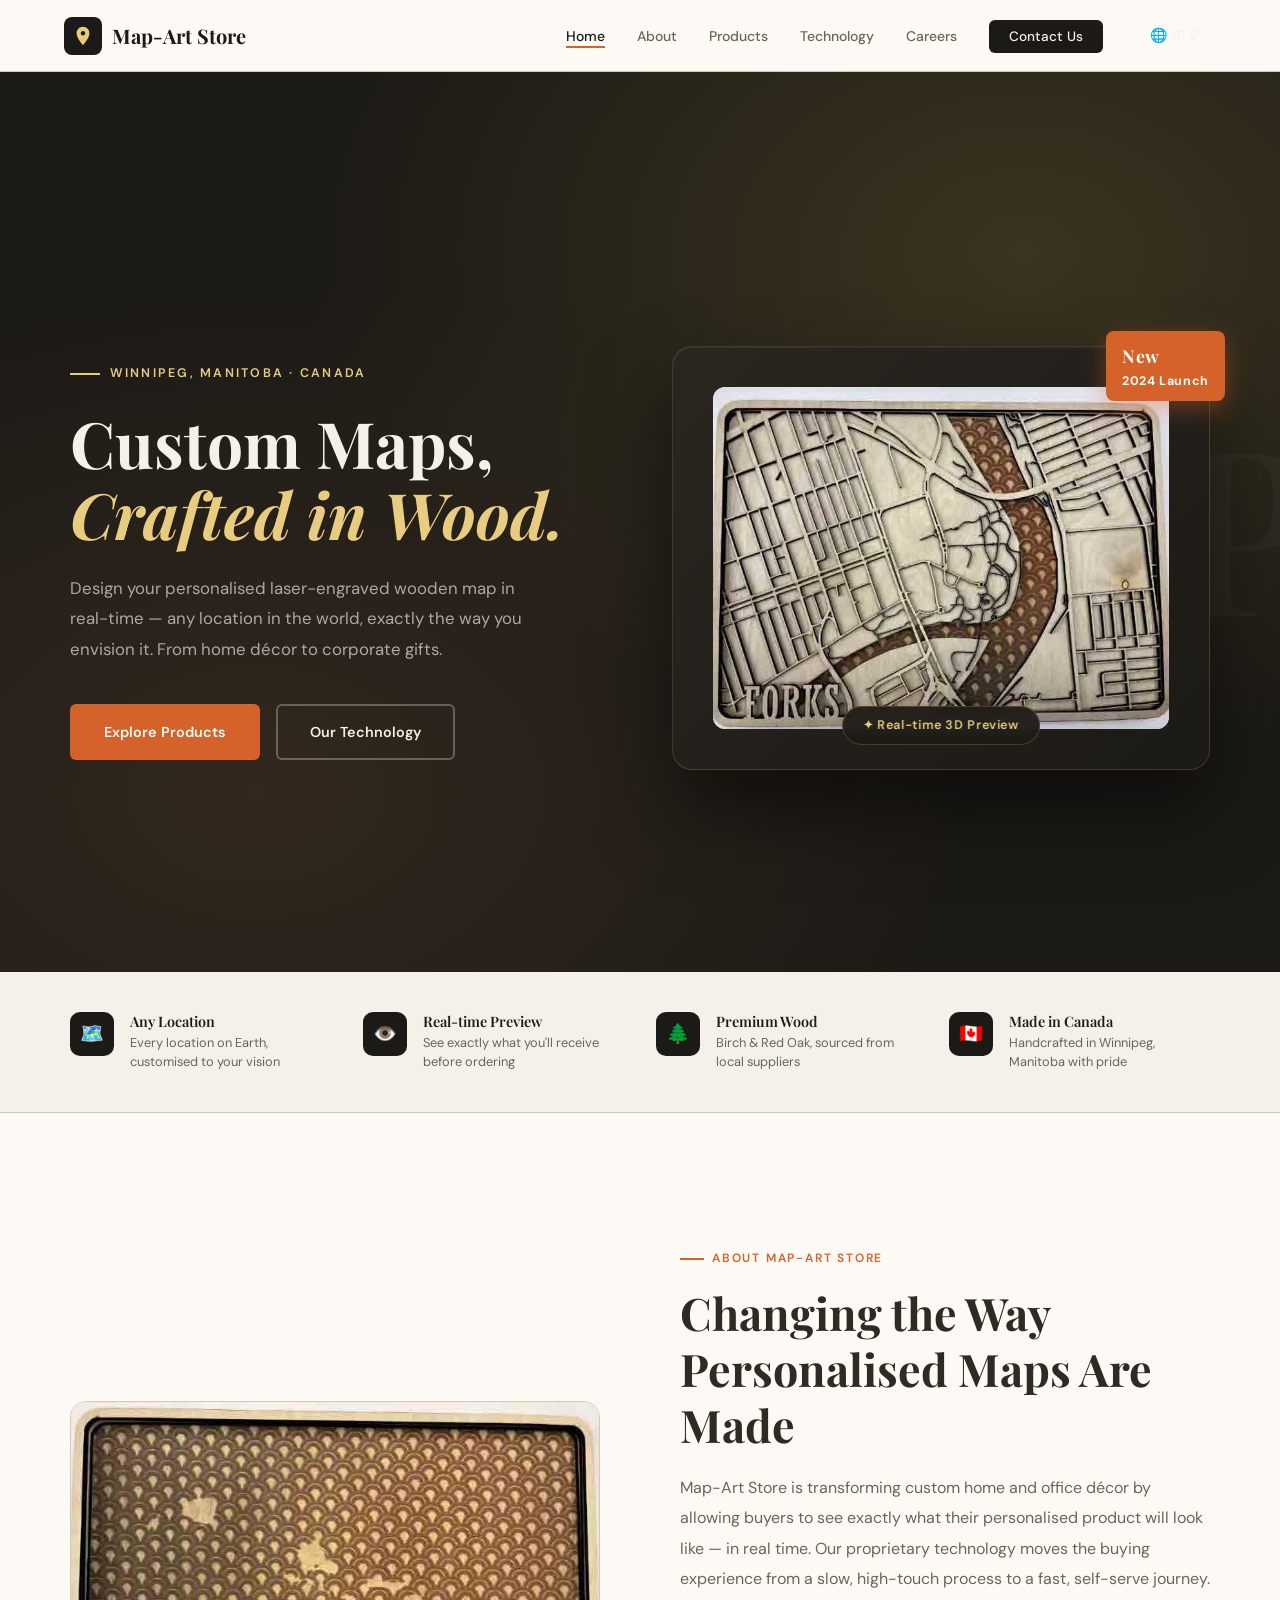
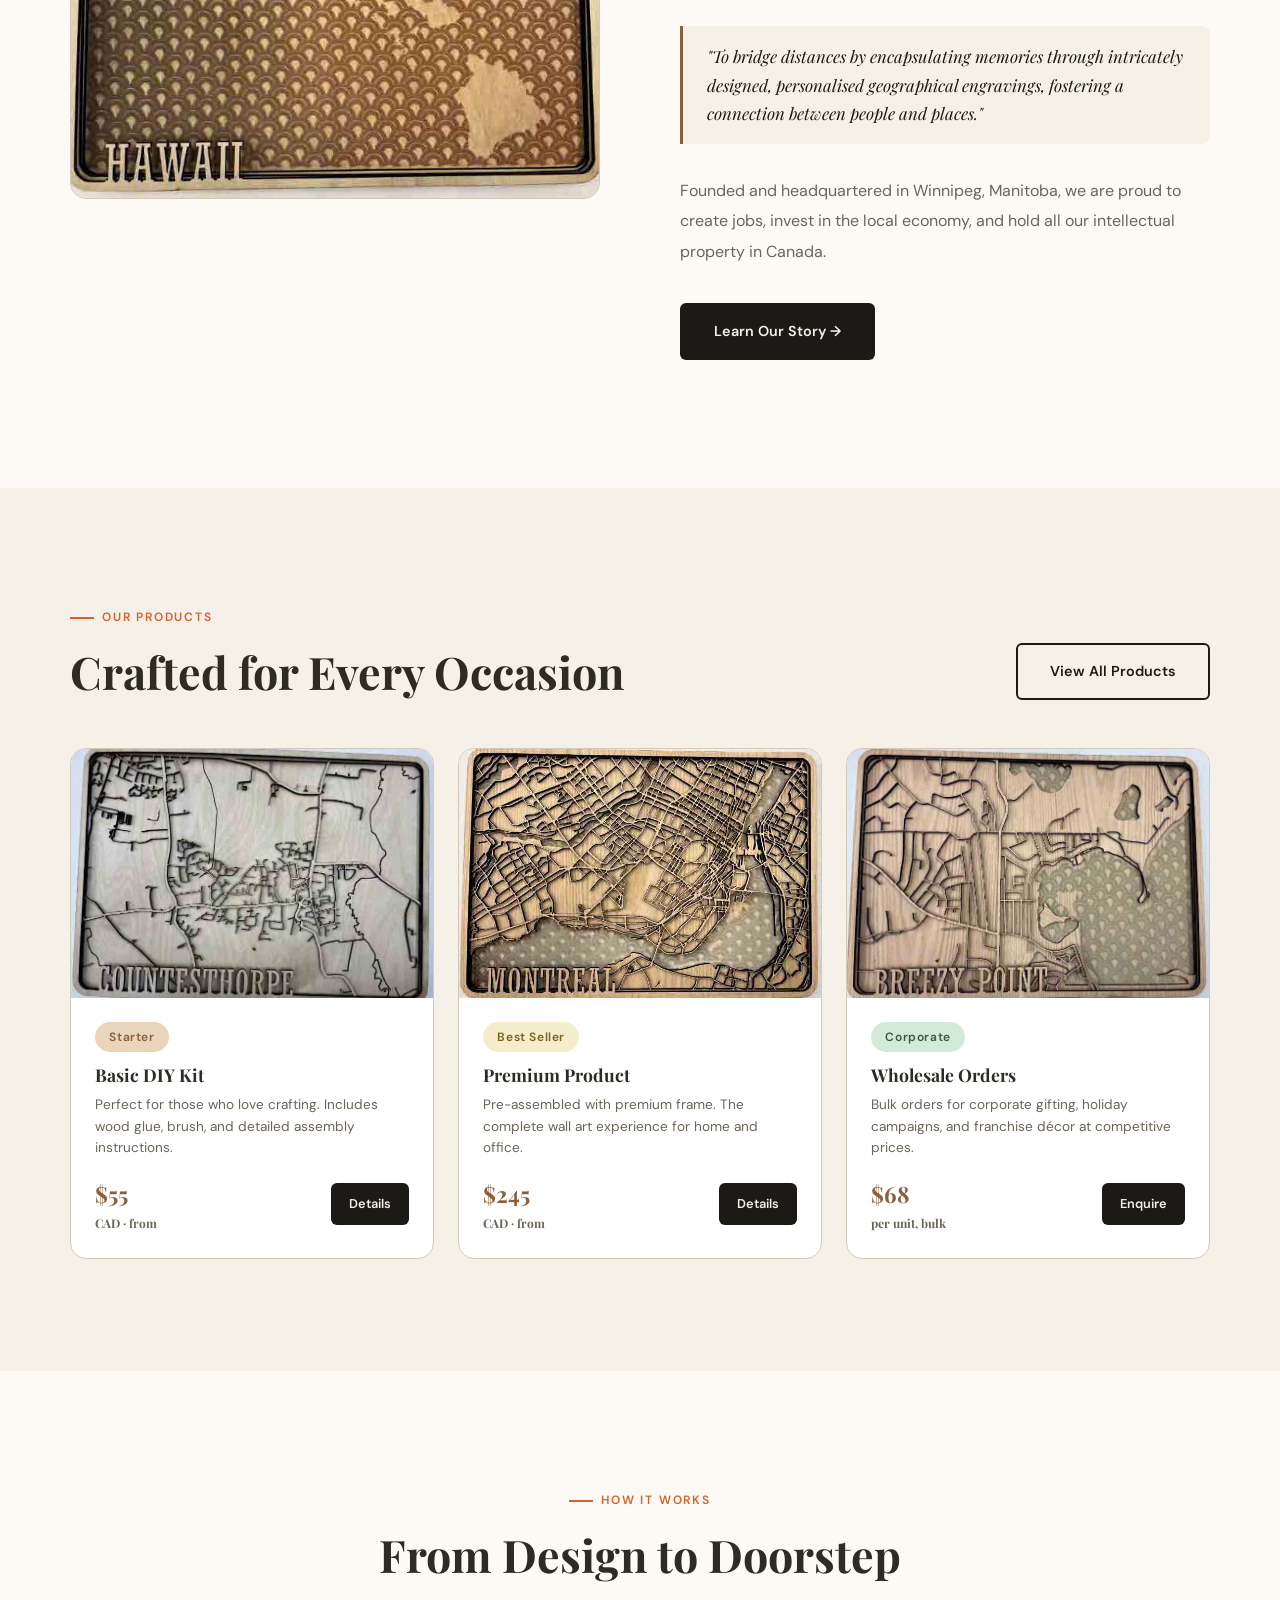
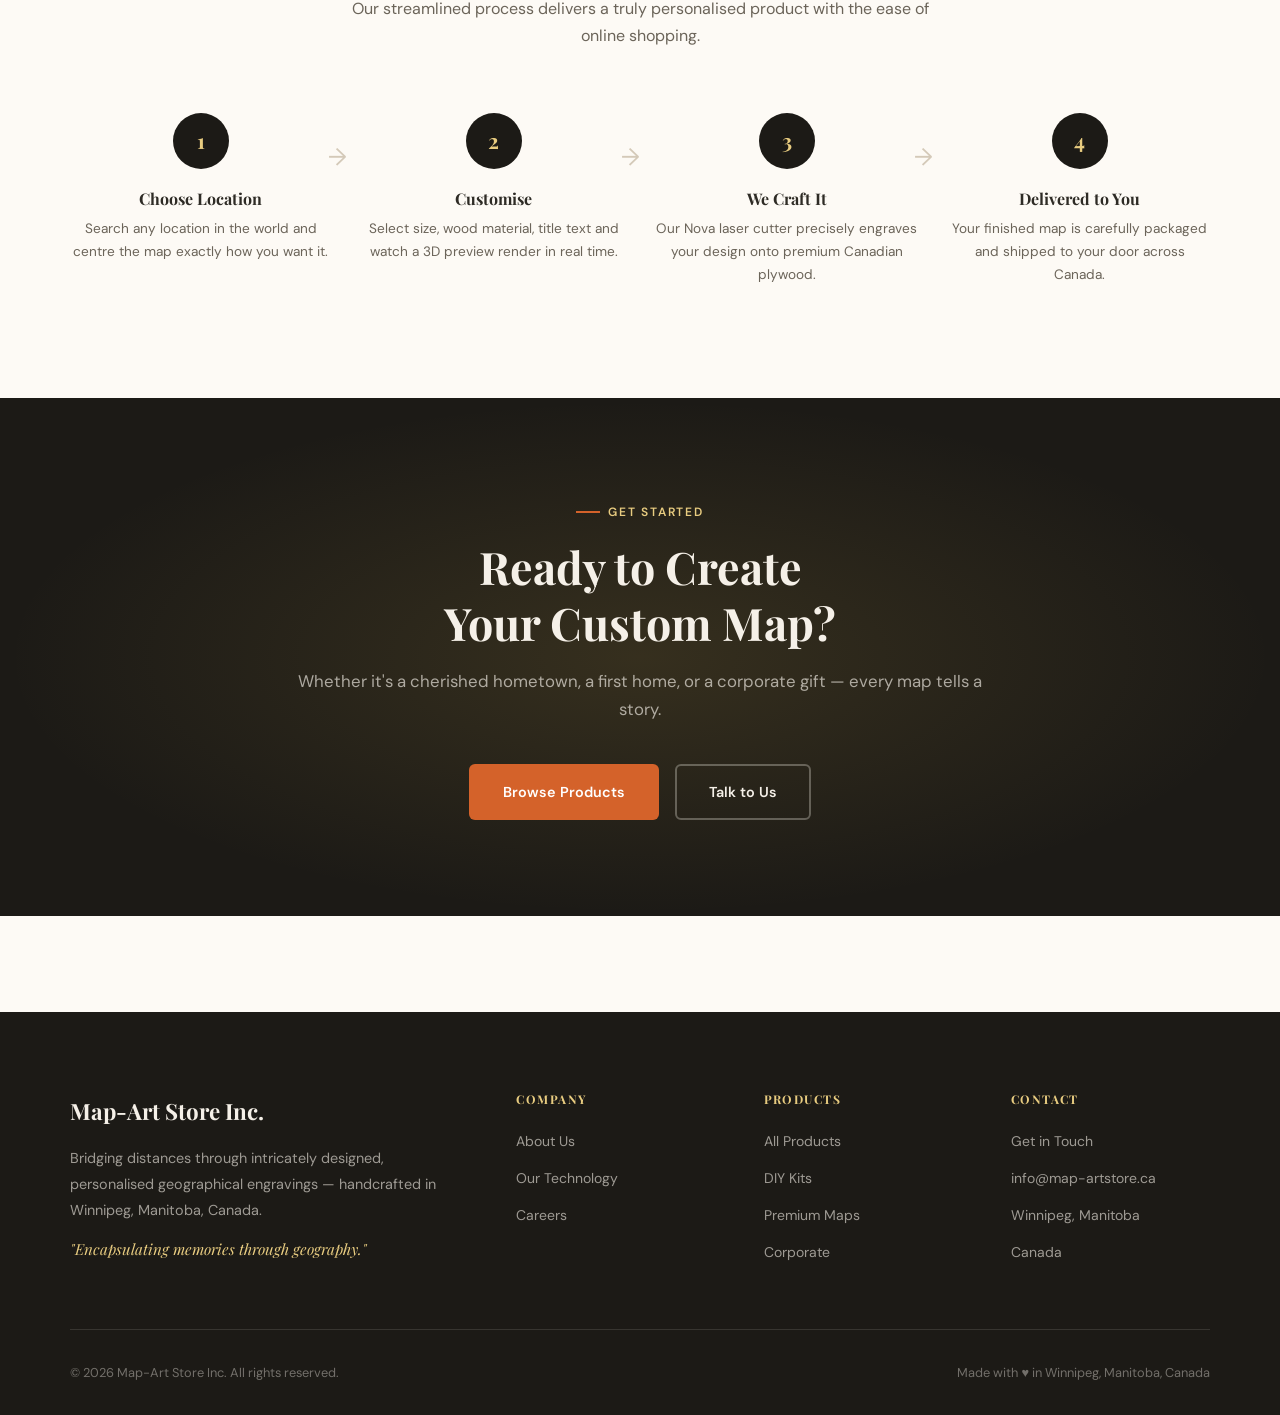
<file: index.html>
<!DOCTYPE html>
<html lang="en">
<head>
<meta charset="UTF-8">
<meta name="viewport" content="width=device-width, initial-scale=1.0">
<title>Map-Art Store Inc. — Custom Laser-Engraved Wooden Maps</title>
<meta name="description" content="Personalised laser-engraved wooden maps, custom-designed in real-time. Based in Winnipeg, Manitoba, Canada.">
<link rel="stylesheet" href="css/style.css">
<style>
/* ===== HERO ===== */
.hero {
  min-height: 100vh;
  background: var(--dark);
  display: flex; align-items: center;
  position: relative; overflow: hidden;
  padding: 72px 5% 0;
}
.hero::before {
  content: ''; position: absolute; inset: 0;
  background:
    radial-gradient(ellipse at 80% 20%, rgba(201,168,76,0.18) 0%, transparent 50%),
    radial-gradient(ellipse at 20% 80%, rgba(139,94,60,0.2) 0%, transparent 50%);
}
.hero-bg-text {
  position: absolute; right: -2%; top: 50%; transform: translateY(-50%);
  font-family: 'Playfair Display', serif;
  font-size: clamp(8rem, 18vw, 18rem);
  font-weight: 700; color: rgba(255,255,255,0.03);
  white-space: nowrap; pointer-events: none; user-select: none;
  letter-spacing: -0.05em;
}
.hero-inner {
  display: grid; grid-template-columns: 1fr 1fr;
  gap: 4rem; align-items: center;
  max-width: 1140px; margin: 0 auto; width: 100%;
  padding: 4rem 0;
  position: relative; z-index: 1;
}
.hero-content .eyebrow {
  display: inline-flex; align-items: center; gap: 0.6rem;
  color: var(--gold-light);
  font-size: 0.78rem; font-weight: 600; letter-spacing: 0.18em; text-transform: uppercase;
  margin-bottom: 1.5rem;
}
.hero-content .eyebrow::before {
  content: ''; width: 30px; height: 2px; background: var(--gold-light);
}
.hero-content h1 {
  color: var(--cream); line-height: 1.1; font-weight: 700;
}
.hero-content h1 em {
  display: block; font-style: italic; color: var(--gold-light);
}
.hero-content .hero-desc {
  color: rgba(245,240,232,0.65); font-size: 1.05rem; margin: 1.5rem 0 2.5rem;
  max-width: 480px; line-height: 1.8;
}
.hero-btns { display: flex; gap: 1rem; flex-wrap: wrap; }

.hero-visual {
  position: relative;
}
.hero-map-frame {
  background: linear-gradient(135deg, #2A2620, #1C1A16);
  border-radius: 20px;
  border: 1px solid rgba(201,168,76,0.2);
  padding: 2.5rem;
  box-shadow: 0 40px 80px rgba(0,0,0,0.5), inset 0 1px 0 rgba(255,255,255,0.05);
  position: relative;
}
.map-preview {
  background: var(--wood-pale);
  border-radius: 12px;
  aspect-ratio: 4/3;
  overflow: hidden; position: relative;
  display: flex; align-items: center; justify-content: center;
}
.map-svg-wrapper { width: 100%; height: 100%; }
.map-lines {
  position: absolute; inset: 0;
  background-image:
    linear-gradient(rgba(139,94,60,0.3) 1px, transparent 1px),
    linear-gradient(90deg, rgba(139,94,60,0.3) 1px, transparent 1px);
  background-size: 32px 32px;
}
.map-city-label {
  position: absolute; bottom: 1.5rem; left: 50%; transform: translateX(-50%);
  font-family: 'Playfair Display', serif; font-size: 1.5rem; font-weight: 700;
  color: var(--wood); letter-spacing: 0.15em; text-transform: uppercase;
}
.map-water {
  position: absolute; bottom: 0; left: 0; right: 0; height: 30%;
  background: linear-gradient(transparent, rgba(139,94,60,0.15));
}
.map-roads {
  position: absolute; inset: 0;
}
.hero-badge {
  position: absolute; top: -1rem; right: -1rem;
  background: var(--accent); color: white;
  padding: 0.6rem 1rem; border-radius: 8px;
  font-size: 0.78rem; font-weight: 700; letter-spacing: 0.05em;
  box-shadow: 0 8px 24px rgba(212,98,42,0.4);
}
.hero-badge span { display: block; font-size: 1.1rem; font-family: 'Playfair Display', serif; }
.tech-pill {
  position: absolute; bottom: 1.5rem; left: 50%; transform: translateX(-50%);
  background: rgba(28,26,22,0.9); backdrop-filter: blur(8px);
  border: 1px solid rgba(201,168,76,0.25);
  color: var(--gold-light); padding: 0.5rem 1.25rem;
  border-radius: 100px; font-size: 0.78rem; font-weight: 600;
  white-space: nowrap; letter-spacing: 0.05em;
}

/* ===== FEATURES STRIP ===== */
.features-strip {
  background: var(--cream);
  border-bottom: 1px solid var(--border);
  padding: 2.5rem 5%;
}
.features-strip-inner {
  max-width: 1140px; margin: 0 auto;
  display: grid; grid-template-columns: repeat(4, 1fr);
  gap: 2rem;
}
.feature-item {
  display: flex; align-items: flex-start; gap: 1rem;
}
.feature-icon {
  width: 44px; height: 44px; flex-shrink: 0;
  background: var(--dark); border-radius: 10px;
  display: flex; align-items: center; justify-content: center;
  font-size: 1.2rem;
}
.feature-item h4 { font-size: 0.9rem; font-weight: 600; color: var(--dark); margin-bottom: 0.2rem; }
.feature-item p { font-size: 0.8rem; line-height: 1.5; }

/* ===== ABOUT PREVIEW ===== */
.about-preview {
  padding: 8rem 5%;
  background: var(--warm-white);
}
.about-preview-inner {
  max-width: 1140px; margin: 0 auto;
  display: grid; grid-template-columns: 1fr 1fr;
  gap: 5rem; align-items: center;
}
.about-img-stack { position: relative; }
.about-img-main {
  background: var(--cream);
  border-radius: 16px; overflow: hidden;
  border: 1px solid var(--border);
  aspect-ratio: 4/3;
  position: relative;
  display: flex; align-items: center; justify-content: center;
}
.about-text { }
.about-text h2 { margin-bottom: 1.25rem; }
.about-text p { font-size: 1rem; line-height: 1.9; margin-bottom: 1.25rem; }
.mission-quote {
  border-left: 3px solid var(--wood);
  padding: 1rem 1.5rem;
  background: var(--cream);
  border-radius: 0 8px 8px 0;
  margin: 2rem 0;
  font-family: 'Playfair Display', serif; font-style: italic;
  font-size: 1.05rem; color: var(--dark); line-height: 1.7;
}

/* ===== PRODUCTS PREVIEW ===== */
.products-preview { padding: 7rem 5%; background: var(--cream); }
.products-preview-inner { max-width: 1140px; margin: 0 auto; }
.section-header {
  display: flex; justify-content: space-between; align-items: flex-end;
  margin-bottom: 3rem; flex-wrap: wrap; gap: 1.5rem;
}
.products-grid {
  display: grid; grid-template-columns: repeat(3, 1fr);
  gap: 1.5rem;
}
.product-card { background: white; border-radius: 16px; overflow: hidden; border: 1px solid var(--border); transition: all 0.3s; }
.product-card:hover { transform: translateY(-8px); box-shadow: 0 24px 60px var(--shadow); }
.product-card-img {
  aspect-ratio: 16/11;
  background: var(--wood-pale);
  position: relative; overflow: hidden;
  display: flex; align-items: center; justify-content: center;
}
.product-card-img .map-mini {
  width: 80%; aspect-ratio: 4/3;
  background: white; border-radius: 8px;
  border: 1px solid var(--border);
  display: flex; align-items: center; justify-content: center;
  font-family: 'Playfair Display', serif; font-size: 1.2rem; color: var(--wood);
  font-weight: 700; letter-spacing: 0.1em;
  position: relative; overflow: hidden;
}
.map-mini-grid {
  position: absolute; inset: 0;
  background-image:
    linear-gradient(rgba(139,94,60,0.2) 1px, transparent 1px),
    linear-gradient(90deg, rgba(139,94,60,0.2) 1px, transparent 1px);
  background-size: 16px 16px;
}
.product-card-body { padding: 1.5rem; }
.product-card-body h3 { font-size: 1.1rem; margin-bottom: 0.5rem; }
.product-card-body p { font-size: 0.85rem; line-height: 1.6; margin-bottom: 1rem; }
.product-price {
  display: flex; justify-content: space-between; align-items: center;
}
.price { font-family: 'Playfair Display', serif; font-size: 1.4rem; font-weight: 700; color: var(--wood); }
.price-sub { font-size: 0.75rem; color: var(--text-muted); display: block; }

/* ===== PROCESS ===== */
.process { padding: 7rem 5%; background: var(--warm-white); }
.process-inner { max-width: 1140px; margin: 0 auto; }
.process-steps { display: grid; grid-template-columns: repeat(4, 1fr); gap: 2rem; margin-top: 4rem; }
.process-step { text-align: center; position: relative; }
.process-step:not(:last-child)::after {
  content: '→'; position: absolute; right: -1rem; top: 1.5rem;
  font-size: 1.5rem; color: var(--border);
}
.step-num {
  width: 56px; height: 56px; border-radius: 50%;
  background: var(--dark); color: var(--gold-light);
  font-family: 'Playfair Display', serif; font-size: 1.3rem; font-weight: 700;
  display: flex; align-items: center; justify-content: center;
  margin: 0 auto 1.25rem;
}
.process-step h3 { font-size: 1rem; margin-bottom: 0.5rem; }
.process-step p { font-size: 0.85rem; }

/* ===== CTA BANNER ===== */
.cta-banner {
  background: var(--dark);
  padding: 6rem 5%; position: relative; overflow: hidden;
  text-align: center;
}
.cta-banner::before {
  content: ''; position: absolute; inset: 0;
  background: radial-gradient(ellipse at 50% 50%, rgba(201,168,76,0.15) 0%, transparent 70%);
}
.cta-banner-inner { max-width: 700px; margin: 0 auto; position: relative; z-index: 1; }
.cta-banner h2 { color: var(--cream); margin-bottom: 1rem; }
.cta-banner p { color: rgba(245,240,232,0.65); margin-bottom: 2.5rem; font-size: 1.05rem; }
.cta-banner .btn-group { display: flex; gap: 1rem; justify-content: center; flex-wrap: wrap; }

/* ===== RESPONSIVE ===== */
@media (max-width: 900px) {
  .hero-inner { grid-template-columns: 1fr; }
  .hero-visual { display: none; }
  .hero { min-height: auto; padding: 120px 5% 60px; }
  .features-strip-inner { grid-template-columns: 1fr 1fr; }
  .about-preview-inner { grid-template-columns: 1fr; }
  .products-grid { grid-template-columns: 1fr 1fr; }
  .process-steps { grid-template-columns: 1fr 1fr; }
}
@media (max-width: 600px) {
  .features-strip-inner { grid-template-columns: 1fr; }
  .products-grid { grid-template-columns: 1fr; }
  .process-steps { grid-template-columns: 1fr; }
  .process-step::after { display: none; }
}
</style>
</head>
<body>
<div class="page-wrapper">

<nav class="nav" id="mainNav">
  <a href="index.html" class="nav-logo">
    <div class="nav-logo-icon">
      <svg viewBox="0 0 24 24" xmlns="http://www.w3.org/2000/svg">
        <path d="M12 2C8.13 2 5 5.13 5 9c0 5.25 7 13 7 13s7-7.75 7-13c0-3.87-3.13-7-7-7zm0 9.5c-1.38 0-2.5-1.12-2.5-2.5s1.12-2.5 2.5-2.5 2.5 1.12 2.5 2.5-1.12 2.5-2.5 2.5z"/>
      </svg>
    </div>
    Map-Art Store
  </a>

  <button class="hamburger" id="hamburger" aria-label="Menu">
    <span></span><span></span><span></span>
  </button>

  <ul class="nav-links" id="navLinks">
    <li><a href="index.html" class="active">Home</a></li>
    <li><a href="about.html">About</a></li>
    <li><a href="products.html">Products</a></li>
    <li><a href="technology.html">Technology</a></li>
    <li><a href="careers.html">Careers</a></li>
    <li><a href="contact.html" class="nav-cta">Contact Us</a></li>
    <li>
            <a href="index_zh.html" class="lang-switch" title="切换中文">🌐 中文</a>
    </li>
  </ul>
</nav>

<script src="js/main.js"></script>

<!-- HERO -->
<section class="hero">
  <div class="hero-bg-text">MAP</div>
  <div class="hero-inner">
    <div class="hero-content fade-up">
      <div class="eyebrow">Winnipeg, Manitoba · Canada</div>
      <h1>Custom Maps,<br><em>Crafted in Wood.</em></h1>
      <p class="hero-desc">Design your personalised laser-engraved wooden map in real-time — any location in the world, exactly the way you envision it. From home décor to corporate gifts.</p>
      <div class="hero-btns">
        <a href="products.html" class="btn btn-accent">Explore Products</a>
        <a href="technology.html" class="btn btn-outline" style="border-color:rgba(245,240,232,0.3);color:var(--cream)">Our Technology</a>
      </div>
    </div>

    <div class="hero-visual fade-up-2">
      <div class="hero-map-frame">
        <div class="map-preview" style="padding:0">
          <img src="photos/forks%20birch%20laser%20cut%20map.jpg" alt="Laser-engraved Birch wooden map of The Forks, Winnipeg" style="width:100%;height:100%;object-fit:cover;display:block;border-radius:12px">
        </div>
        <div class="tech-pill">✦ Real-time 3D Preview</div>
        <div class="hero-badge">
          <span>New</span>
          2024 Launch
        </div>
      </div>
    </div>
  </div>
</section>

<!-- FEATURES STRIP -->
<div class="features-strip">
  <div class="features-strip-inner">
    <div class="feature-item">
      <div class="feature-icon">🗺️</div>
      <div>
        <h4>Any Location</h4>
        <p>Every location on Earth, customised to your vision</p>
      </div>
    </div>
    <div class="feature-item">
      <div class="feature-icon">👁️</div>
      <div>
        <h4>Real-time Preview</h4>
        <p>See exactly what you'll receive before ordering</p>
      </div>
    </div>
    <div class="feature-item">
      <div class="feature-icon">🌲</div>
      <div>
        <h4>Premium Wood</h4>
        <p>Birch &amp; Red Oak, sourced from local suppliers</p>
      </div>
    </div>
    <div class="feature-item">
      <div class="feature-icon">🇨🇦</div>
      <div>
        <h4>Made in Canada</h4>
        <p>Handcrafted in Winnipeg, Manitoba with pride</p>
      </div>
    </div>
  </div>
</div>

<!-- ABOUT PREVIEW -->
<section class="about-preview">
  <div class="about-preview-inner container">
    <div class="about-img-stack">
      <div class="about-img-main" style="padding:0">
        <img src="photos/hawaii%20wood%20birch%20laser%20cut%20map.jpg" alt="Laser-engraved Birch wooden map of the Hawaiian Islands" style="width:100%;height:100%;object-fit:cover;display:block">
      </div>
    </div>
    <div class="about-text">
      <div class="section-label">About Map-Art Store</div>
      <h2>Changing the Way Personalised Maps Are Made</h2>
      <p>Map-Art Store is transforming custom home and office décor by allowing buyers to see exactly what their personalised product will look like — in real time. Our proprietary technology moves the buying experience from a slow, high-touch process to a fast, self-serve journey.</p>
      <div class="mission-quote">
        "To bridge distances by encapsulating memories through intricately designed, personalised geographical engravings, fostering a connection between people and places."
      </div>
      <p>Founded and headquartered in Winnipeg, Manitoba, we are proud to create jobs, invest in the local economy, and hold all our intellectual property in Canada.</p>
      <a href="about.html" class="btn btn-dark" style="margin-top:1rem">Learn Our Story →</a>
    </div>
  </div>
</section>

<!-- PRODUCTS PREVIEW -->
<section class="products-preview">
  <div class="products-preview-inner">
    <div class="section-header">
      <div>
        <div class="section-label">Our Products</div>
        <h2>Crafted for Every Occasion</h2>
      </div>
      <a href="products.html" class="btn btn-outline">View All Products</a>
    </div>
    <div class="products-grid">
      <div class="product-card">
        <div class="product-card-img" style="padding:0">
          <img src="photos/Countesthorpe%20Birch%20laser%20cut%20map.jpg" alt="Birch DIY laser-cut wooden map kit" style="width:100%;height:100%;object-fit:cover;display:block">
        </div>
        <div class="product-card-body">
          <span class="badge">Starter</span>
          <h3 style="margin-top:.75rem">Basic DIY Kit</h3>
          <p>Perfect for those who love crafting. Includes wood glue, brush, and detailed assembly instructions.</p>
          <div class="product-price">
            <div class="price">$55 <span class="price-sub">CAD · from</span></div>
            <a href="products.html#diy" class="btn btn-dark" style="padding:.5rem 1rem;font-size:.8rem">Details</a>
          </div>
        </div>
      </div>
      <div class="product-card">
        <div class="product-card-img" style="padding:0;background:var(--dark)">
          <img src="photos/montreal%20wood%20red%20oak%20laser%20cut%20map.jpg" alt="Premium framed Red Oak laser-engraved map" style="width:100%;height:100%;object-fit:cover;display:block">
        </div>
        <div class="product-card-body">
          <span class="badge-gold badge">Best Seller</span>
          <h3 style="margin-top:.75rem">Premium Product</h3>
          <p>Pre-assembled with premium frame. The complete wall art experience for home and office.</p>
          <div class="product-price">
            <div class="price">$245 <span class="price-sub">CAD · from</span></div>
            <a href="products.html#premium" class="btn btn-dark" style="padding:.5rem 1rem;font-size:.8rem">Details</a>
          </div>
        </div>
      </div>
      <div class="product-card">
        <div class="product-card-img" style="padding:0">
          <img src="photos/breezy%20point%20red%20oak%20laser%20cut%20map.jpg" alt="Red Oak wholesale laser-engraved wooden map" style="width:100%;height:100%;object-fit:cover;display:block">
        </div>
        <div class="product-card-body">
          <span class="badge-green badge">Corporate</span>
          <h3 style="margin-top:.75rem">Wholesale Orders</h3>
          <p>Bulk orders for corporate gifting, holiday campaigns, and franchise décor at competitive prices.</p>
          <div class="product-price">
            <div class="price">$68 <span class="price-sub">per unit, bulk</span></div>
            <a href="contact.html" class="btn btn-dark" style="padding:.5rem 1rem;font-size:.8rem">Enquire</a>
          </div>
        </div>
      </div>
    </div>
  </div>
</section>

<!-- PROCESS -->
<section class="process">
  <div class="process-inner container">
    <div style="text-align:center;max-width:600px;margin:0 auto">
      <div class="section-label" style="justify-content:center">How It Works</div>
      <h2>From Design to Doorstep</h2>
      <p style="margin-top:.75rem">Our streamlined process delivers a truly personalised product with the ease of online shopping.</p>
    </div>
    <div class="process-steps">
      <div class="process-step">
        <div class="step-num">1</div>
        <h3>Choose Location</h3>
        <p>Search any location in the world and centre the map exactly how you want it.</p>
      </div>
      <div class="process-step">
        <div class="step-num">2</div>
        <h3>Customise</h3>
        <p>Select size, wood material, title text and watch a 3D preview render in real time.</p>
      </div>
      <div class="process-step">
        <div class="step-num">3</div>
        <h3>We Craft It</h3>
        <p>Our Nova laser cutter precisely engraves your design onto premium Canadian plywood.</p>
      </div>
      <div class="process-step">
        <div class="step-num">4</div>
        <h3>Delivered to You</h3>
        <p>Your finished map is carefully packaged and shipped to your door across Canada.</p>
      </div>
    </div>
  </div>
</section>

<!-- CTA -->
<section class="cta-banner">
  <div class="cta-banner-inner">
    <div class="section-label" style="justify-content:center;color:var(--gold-light)">Get Started</div>
    <h2>Ready to Create<br>Your Custom Map?</h2>
    <p>Whether it's a cherished hometown, a first home, or a corporate gift — every map tells a story.</p>
    <div class="btn-group">
      <a href="products.html" class="btn btn-accent">Browse Products</a>
      <a href="contact.html" class="btn btn-outline" style="border-color:rgba(245,240,232,0.3);color:var(--cream)">Talk to Us</a>
    </div>
  </div>
</section>

<footer class="footer">
  <div class="container">
    <div class="footer-grid">
      <div class="footer-brand">
        <div style="font-family:'Playfair Display',serif;font-size:1.4rem;font-weight:700;color:var(--cream)">Map-Art Store Inc.</div>
        <p>Bridging distances through intricately designed, personalised geographical engravings — handcrafted in Winnipeg, Manitoba, Canada.</p>
        <p class="tagline">"Encapsulating memories through geography."</p>
      </div>
      <div class="footer-col">
        <h4>Company</h4>
        <ul>
          <li><a href="about.html">About Us</a></li>
          <li><a href="technology.html">Our Technology</a></li>
          <li><a href="careers.html">Careers</a></li>
        </ul>
      </div>
      <div class="footer-col">
        <h4>Products</h4>
        <ul>
          <li><a href="products.html">All Products</a></li>
          <li><a href="products.html#diy">DIY Kits</a></li>
          <li><a href="products.html#premium">Premium Maps</a></li>
          <li><a href="products.html#corporate">Corporate</a></li>
        </ul>
      </div>
      <div class="footer-col">
        <h4>Contact</h4>
        <ul>
          <li><a href="contact.html">Get in Touch</a></li>
          <li><a href="mailto:info@map-artstore.ca">info@map-artstore.ca</a></li>
          <li><a href="#">Winnipeg, Manitoba</a></li>
          <li><a href="#">Canada</a></li>
        </ul>
      </div>
    </div>
    <div class="footer-bottom">
      <p>&copy; 2026 Map-Art Store Inc. All rights reserved.</p>
      <p>Made with ♥ in Winnipeg, Manitoba, Canada</p>
    </div>
  </div>
</footer>

</div>
</body>
</html>
</file>
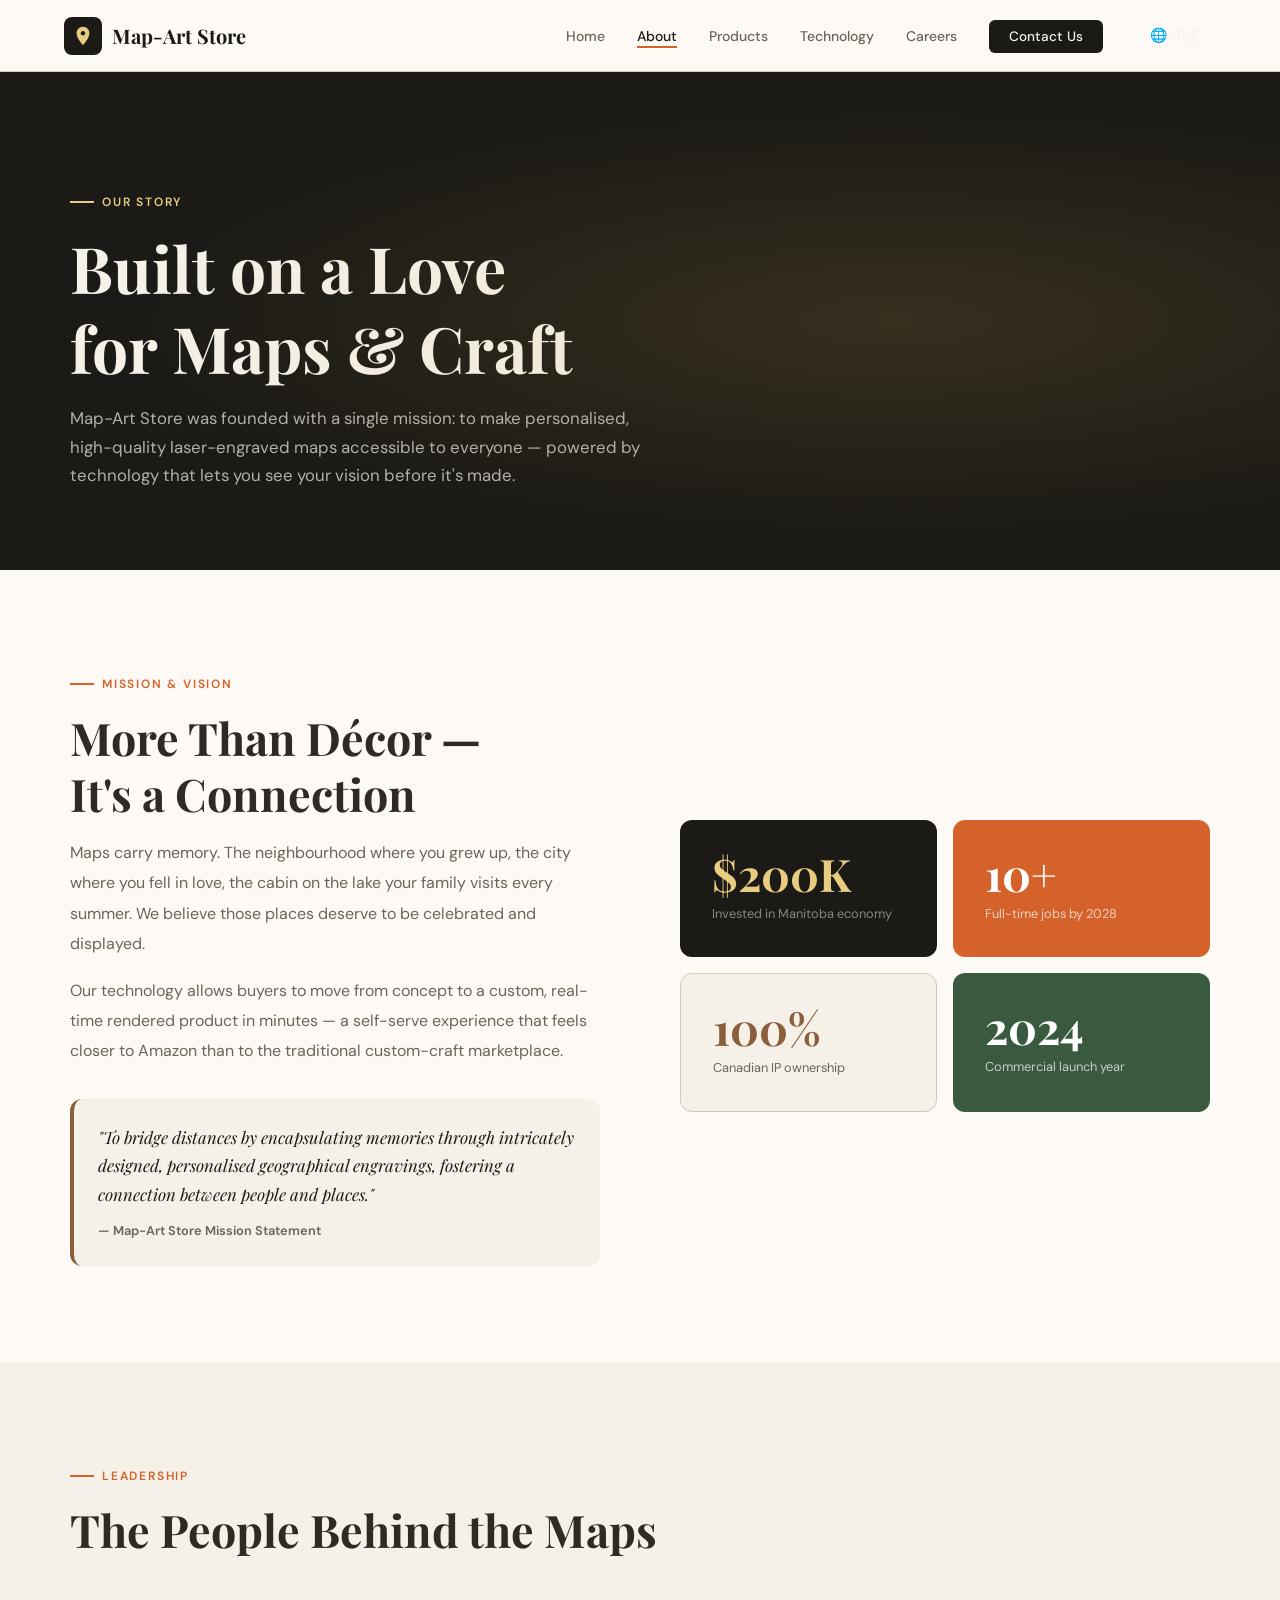
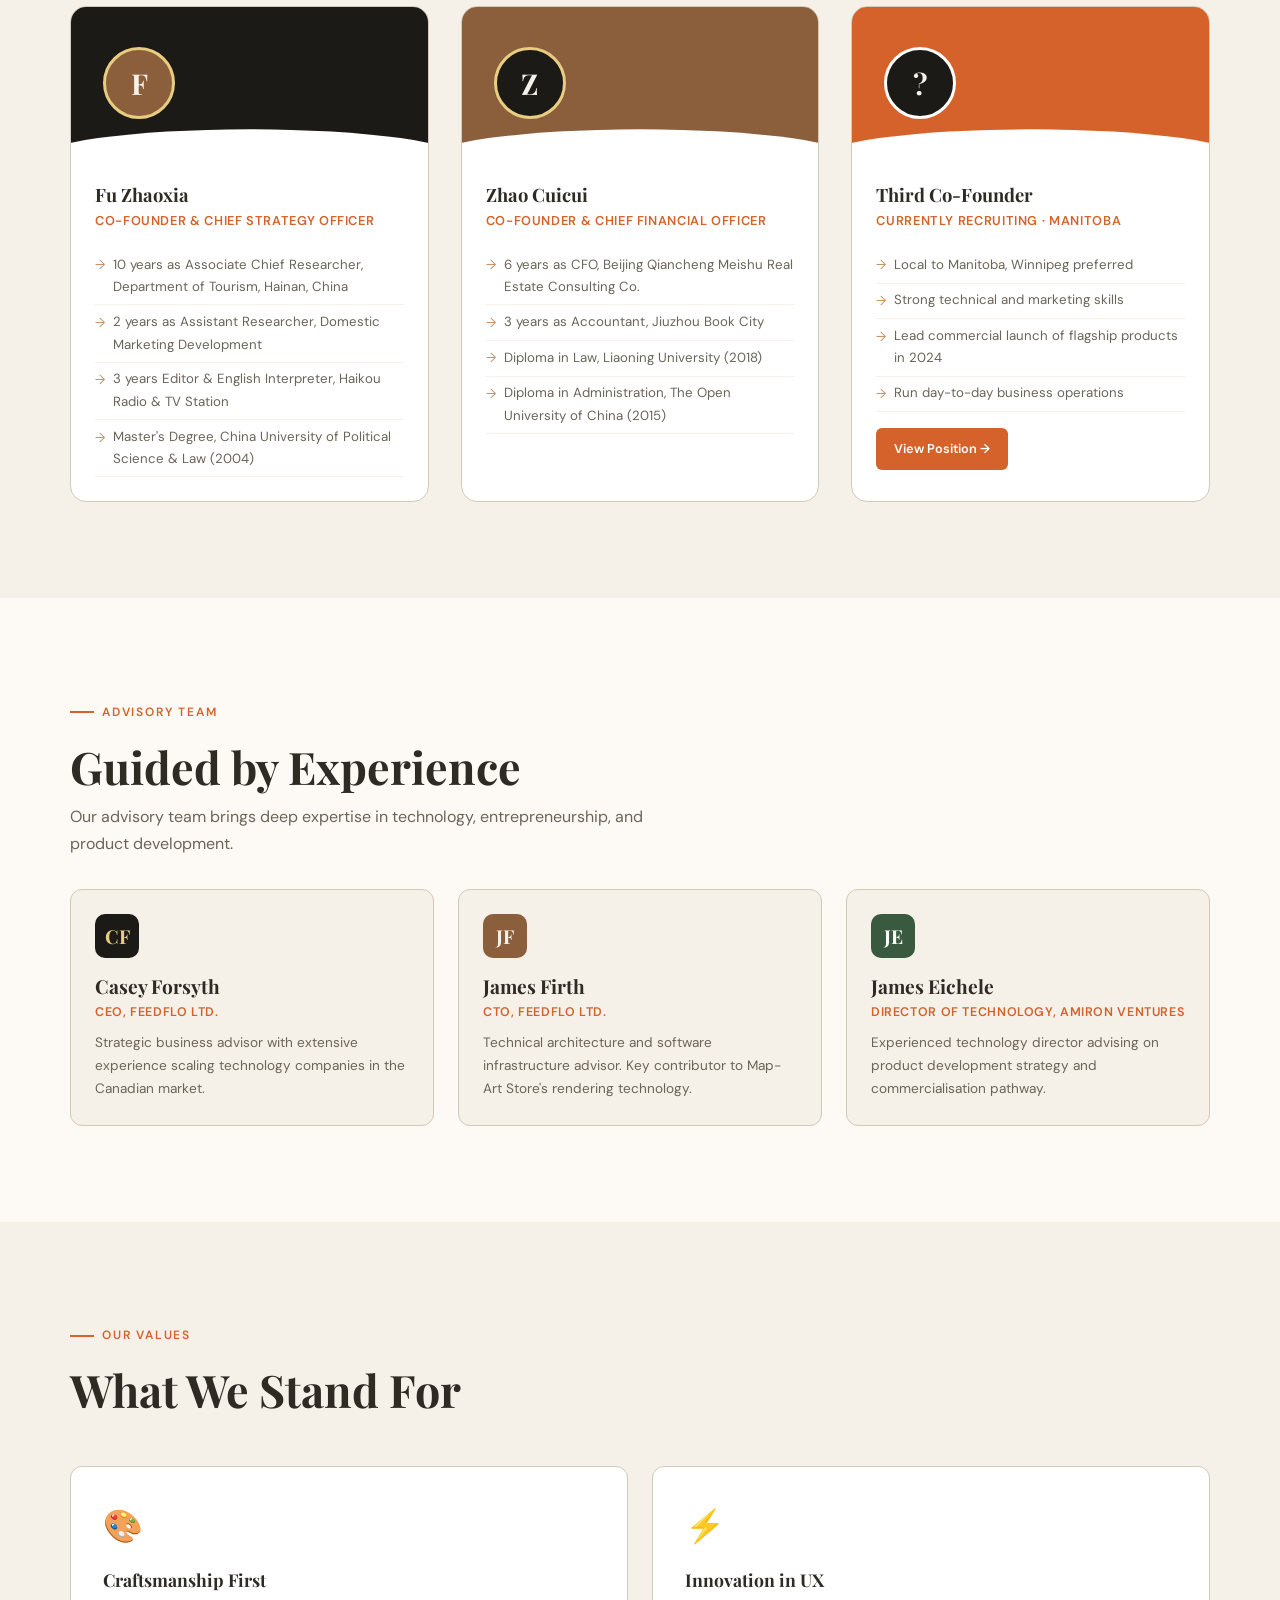
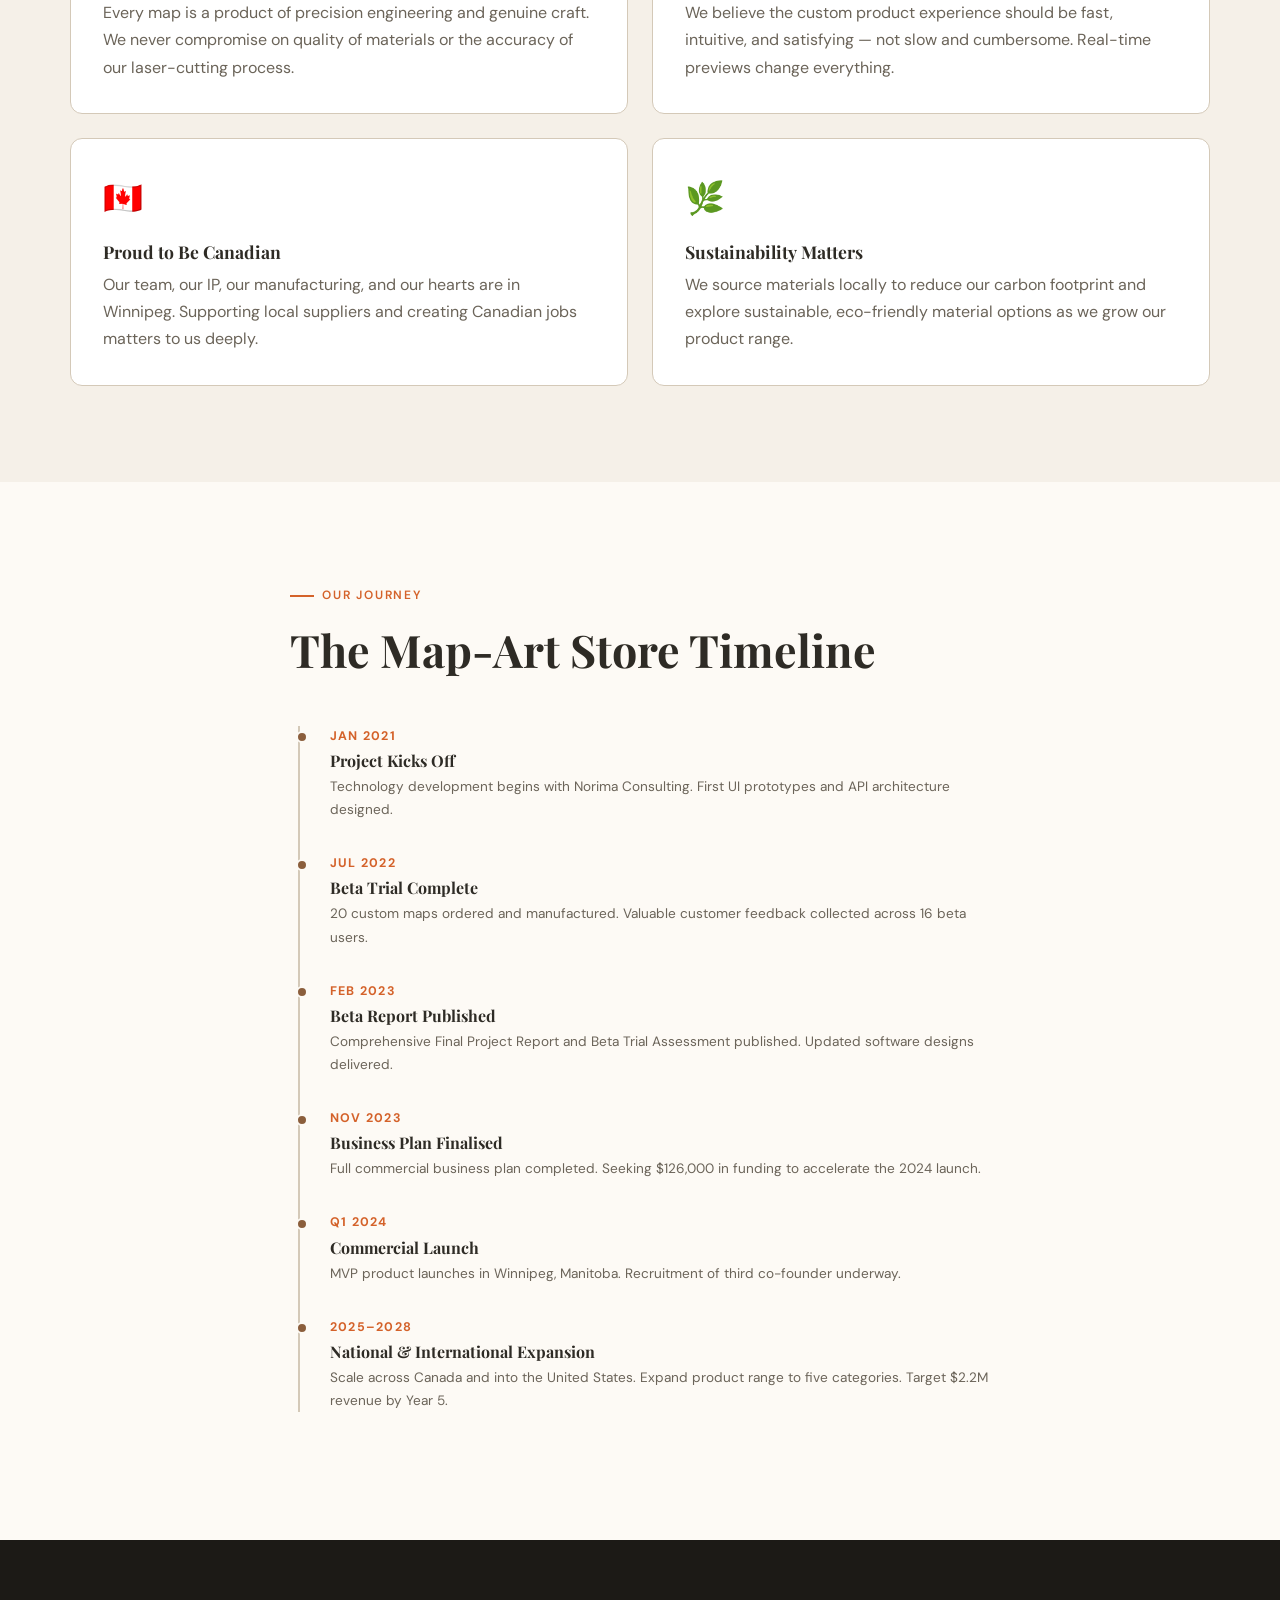
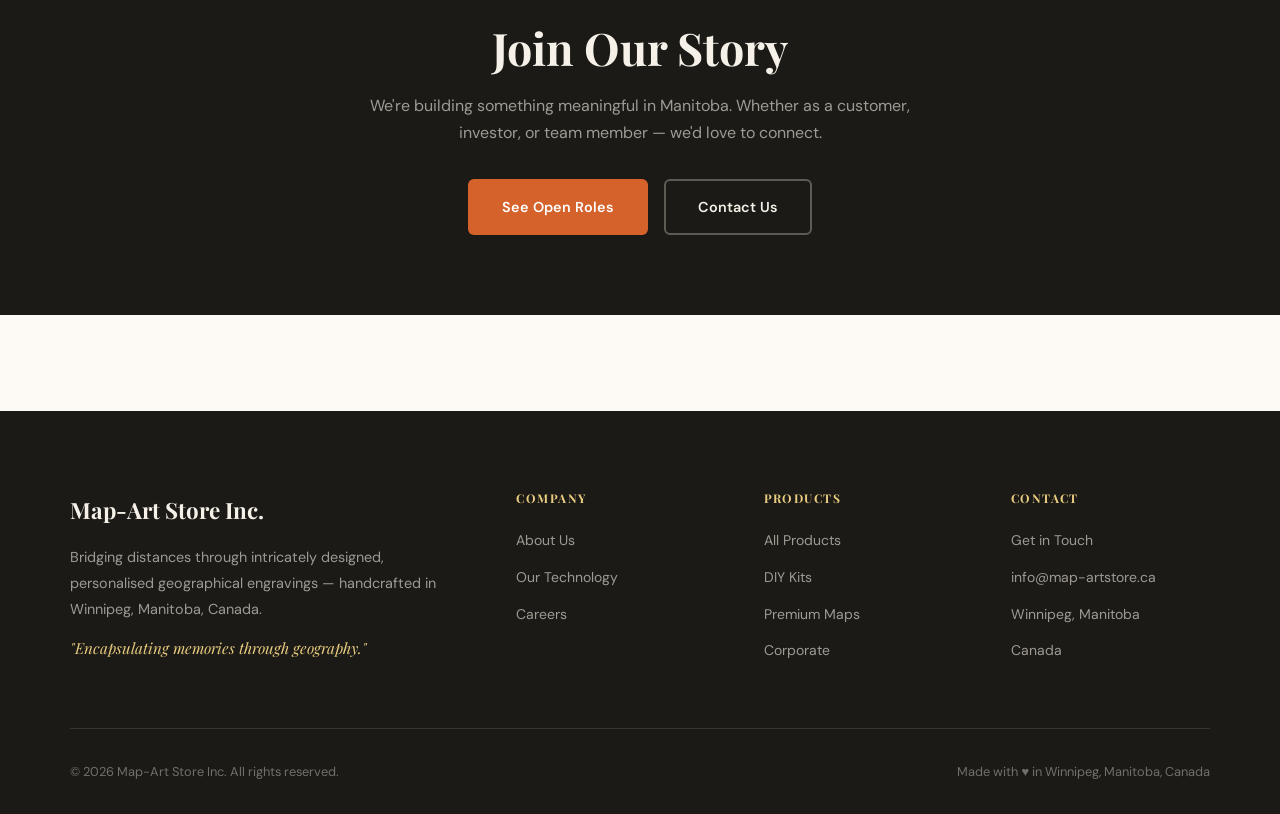
<file: about.html>
<!DOCTYPE html>
<html lang="en">
<head>
<meta charset="UTF-8">
<meta name="viewport" content="width=device-width, initial-scale=1.0">
<title>About Us — Map-Art Store Inc.</title>
<link rel="stylesheet" href="css/style.css">
<style>
.team-grid { display: grid; grid-template-columns: repeat(3, 1fr); gap: 2rem; margin-top: 3rem; }
.team-card { background: white; border-radius: 16px; border: 1px solid var(--border); overflow: hidden; }
.team-card-header { background: var(--dark); padding: 2.5rem 2rem 1.5rem; position: relative; }
.team-card-header::after {
  content: ''; position: absolute; bottom: 0; left: 0; right: 0; height: 30px;
  background: white; clip-path: ellipse(60% 100% at 50% 100%);
}
.team-avatar {
  width: 72px; height: 72px; border-radius: 50%;
  background: var(--wood); display: flex; align-items: center; justify-content: center;
  font-family: 'Playfair Display', serif; font-size: 1.8rem; font-weight: 700; color: var(--cream);
  border: 3px solid var(--gold-light); margin-bottom: 1rem;
}
.team-card-body { padding: 1.5rem; }
.team-card-body h3 { font-size: 1.15rem; margin-bottom: 0.25rem; }
.team-card-body .title { font-size: 0.8rem; color: var(--accent); font-weight: 600; letter-spacing: 0.05em; margin-bottom: 1rem; text-transform: uppercase; }
.team-card-body ul { list-style: none; }
.team-card-body ul li { font-size: 0.83rem; color: var(--text-muted); padding: 0.35rem 0; border-bottom: 1px solid var(--cream); display: flex; gap: 0.5rem; align-items: flex-start; }
.team-card-body ul li::before { content: '→'; color: var(--wood-light); flex-shrink: 0; margin-top: 0.05rem; }

.advisors-grid { display: grid; grid-template-columns: repeat(3, 1fr); gap: 1.5rem; margin-top: 2rem; }
.advisor-card { background: var(--cream); border-radius: 12px; padding: 1.5rem; border: 1px solid var(--border); }
.advisor-card h4 { margin-bottom: 0.25rem; }
.advisor-card p { font-size: 0.85rem; }

.values-grid { display: grid; grid-template-columns: repeat(2, 1fr); gap: 1.5rem; margin-top: 3rem; }
.value-card { padding: 2rem; background: white; border-radius: 12px; border: 1px solid var(--border); }
.value-icon { font-size: 2rem; margin-bottom: 1rem; }
.value-card h3 { font-size: 1.1rem; margin-bottom: 0.5rem; }

.timeline { margin-top: 3rem; position: relative; padding-left: 2.5rem; }
.timeline::before { content: ''; position: absolute; left: 0.5rem; top: 0; bottom: 0; width: 2px; background: var(--border); }
.timeline-item { position: relative; margin-bottom: 2rem; }
.timeline-item::before { content: ''; position: absolute; left: -2.15rem; top: 0.35rem; width: 12px; height: 12px; border-radius: 50%; background: var(--wood); border: 2px solid var(--warm-white); }
.timeline-item .year { font-size: 0.78rem; font-weight: 700; color: var(--accent); letter-spacing: 0.1em; text-transform: uppercase; margin-bottom: 0.25rem; }
.timeline-item h4 { font-size: 1rem; margin-bottom: 0.25rem; }
.timeline-item p { font-size: 0.85rem; }

@media (max-width: 900px) {
  .team-grid { grid-template-columns: 1fr; }
  .advisors-grid { grid-template-columns: 1fr 1fr; }
  .values-grid { grid-template-columns: 1fr; }
}
@media (max-width: 560px) { .advisors-grid { grid-template-columns: 1fr; } }
</style>
</head>
<body>
<div class="page-wrapper">
<nav class="nav" id="mainNav">
  <a href="index.html" class="nav-logo">
    <div class="nav-logo-icon">
      <svg viewBox="0 0 24 24" xmlns="http://www.w3.org/2000/svg">
        <path d="M12 2C8.13 2 5 5.13 5 9c0 5.25 7 13 7 13s7-7.75 7-13c0-3.87-3.13-7-7-7zm0 9.5c-1.38 0-2.5-1.12-2.5-2.5s1.12-2.5 2.5-2.5 2.5 1.12 2.5 2.5-1.12 2.5-2.5 2.5z"/>
      </svg>
    </div>
    Map-Art Store
  </a>

  <button class="hamburger" id="hamburger" aria-label="Menu">
    <span></span><span></span><span></span>
  </button>

  <ul class="nav-links" id="navLinks">
    <li><a href="index.html">Home</a></li>
    <li><a href="about.html" class="active">About</a></li>
    <li><a href="products.html">Products</a></li>
    <li><a href="technology.html">Technology</a></li>
    <li><a href="careers.html">Careers</a></li>
    <li><a href="contact.html" class="nav-cta">Contact Us</a></li>
    <li>
      <a href="about_zh.html" class="lang-switch" title="切换中文">🌐 中文</a>
    </li>
  </ul>
</nav>

<script src="js/main.js"></script>

<div class="page-hero">
  <div class="container">
    <div class="section-label">Our Story</div>
    <h1>Built on a Love<br>for Maps &amp; Craft</h1>
    <p>Map-Art Store was founded with a single mission: to make personalised, high-quality laser-engraved maps accessible to everyone — powered by technology that lets you see your vision before it's made.</p>
  </div>
</div>

<!-- MISSION -->
<section class="section">
  <div class="container">
    <div style="display:grid;grid-template-columns:1fr 1fr;gap:5rem;align-items:center">
      <div>
        <div class="section-label">Mission &amp; Vision</div>
        <h2>More Than Décor —<br>It's a Connection</h2>
        <p style="margin-top:1rem;line-height:1.9">Maps carry memory. The neighbourhood where you grew up, the city where you fell in love, the cabin on the lake your family visits every summer. We believe those places deserve to be celebrated and displayed.</p>
        <p style="margin-top:1rem;line-height:1.9">Our technology allows buyers to move from concept to a custom, real-time rendered product in minutes — a self-serve experience that feels closer to Amazon than to the traditional custom-craft marketplace.</p>
        <div style="margin-top:2rem;padding:1.5rem;background:var(--cream);border-radius:12px;border-left:4px solid var(--wood)">
          <div style="font-family:'Playfair Display',serif;font-style:italic;font-size:1.05rem;color:var(--dark);line-height:1.7">"To bridge distances by encapsulating memories through intricately designed, personalised geographical engravings, fostering a connection between people and places."</div>
          <div style="font-size:0.8rem;color:var(--text-muted);margin-top:0.75rem;font-weight:600">— Map-Art Store Mission Statement</div>
        </div>
      </div>
      <div>
        <div style="display:grid;grid-template-columns:1fr 1fr;gap:1rem">
          <div style="background:var(--dark);padding:2rem;border-radius:12px;color:var(--cream)">
            <div style="font-family:'Playfair Display',serif;font-size:2.8rem;font-weight:700;color:var(--gold-light);line-height:1">$200K</div>
            <div style="font-size:0.8rem;color:rgba(245,240,232,0.5);margin-top:0.4rem">Invested in Manitoba economy</div>
          </div>
          <div style="background:var(--accent);padding:2rem;border-radius:12px;color:white">
            <div style="font-family:'Playfair Display',serif;font-size:2.8rem;font-weight:700;color:white;line-height:1">10+</div>
            <div style="font-size:0.8rem;color:rgba(255,255,255,0.7);margin-top:0.4rem">Full-time jobs by 2028</div>
          </div>
          <div style="background:var(--cream);padding:2rem;border-radius:12px;border:1px solid var(--border)">
            <div style="font-family:'Playfair Display',serif;font-size:2.8rem;font-weight:700;color:var(--wood);line-height:1">100%</div>
            <div style="font-size:0.8rem;color:var(--text-muted);margin-top:0.4rem">Canadian IP ownership</div>
          </div>
          <div style="background:var(--green);padding:2rem;border-radius:12px;color:white">
            <div style="font-family:'Playfair Display',serif;font-size:2.8rem;font-weight:700;color:white;line-height:1">2024</div>
            <div style="font-size:0.8rem;color:rgba(255,255,255,0.7);margin-top:0.4rem">Commercial launch year</div>
          </div>
        </div>
      </div>
    </div>
  </div>
</section>

<!-- TEAM -->
<section class="section" style="background:var(--cream)">
  <div class="container">
    <div class="section-label">Leadership</div>
    <h2>The People Behind the Maps</h2>
    <div class="team-grid">
      <div class="team-card">
        <div class="team-card-header">
          <div class="team-avatar">F</div>
        </div>
        <div class="team-card-body">
          <h3>Fu Zhaoxia</h3>
          <div class="title">Co-Founder &amp; Chief Strategy Officer</div>
          <ul>
            <li>10 years as Associate Chief Researcher, Department of Tourism, Hainan, China</li>
            <li>2 years as Assistant Researcher, Domestic Marketing Development</li>
            <li>3 years Editor &amp; English Interpreter, Haikou Radio &amp; TV Station</li>
            <li>Master's Degree, China University of Political Science &amp; Law (2004)</li>
          </ul>
        </div>
      </div>
      <div class="team-card">
        <div class="team-card-header" style="background:var(--wood)">
          <div class="team-avatar" style="background:var(--dark)">Z</div>
        </div>
        <div class="team-card-body">
          <h3>Zhao Cuicui</h3>
          <div class="title">Co-Founder &amp; Chief Financial Officer</div>
          <ul>
            <li>6 years as CFO, Beijing Qiancheng Meishu Real Estate Consulting Co.</li>
            <li>3 years as Accountant, Jiuzhou Book City</li>
            <li>Diploma in Law, Liaoning University (2018)</li>
            <li>Diploma in Administration, The Open University of China (2015)</li>
          </ul>
        </div>
      </div>
      <div class="team-card">
        <div class="team-card-header" style="background:var(--accent)">
          <div class="team-avatar" style="background:var(--dark);border-color:white">?</div>
        </div>
        <div class="team-card-body">
          <h3>Third Co-Founder</h3>
          <div class="title" style="color:var(--accent)">Currently Recruiting · Manitoba</div>
          <ul>
            <li>Local to Manitoba, Winnipeg preferred</li>
            <li>Strong technical and marketing skills</li>
            <li>Lead commercial launch of flagship products in 2024</li>
            <li>Run day-to-day business operations</li>
          </ul>
          <a href="careers.html" class="btn btn-accent" style="margin-top:1rem;font-size:0.8rem;padding:0.5rem 1rem">View Position →</a>
        </div>
      </div>
    </div>
  </div>
</section>

<!-- ADVISORS -->
<section class="section">
  <div class="container">
    <div class="section-label">Advisory Team</div>
    <h2>Guided by Experience</h2>
    <p style="max-width:600px;margin-top:.5rem">Our advisory team brings deep expertise in technology, entrepreneurship, and product development.</p>
    <div class="advisors-grid">
      <div class="advisor-card">
        <div style="width:44px;height:44px;background:var(--dark);border-radius:10px;display:flex;align-items:center;justify-content:center;color:var(--gold-light);font-weight:700;font-family:'Playfair Display',serif;font-size:1.2rem;margin-bottom:1rem">CF</div>
        <h4>Casey Forsyth</h4>
        <p style="color:var(--accent);font-size:0.78rem;font-weight:600;text-transform:uppercase;letter-spacing:0.05em;margin-bottom:0.5rem">CEO, FeedFlo Ltd.</p>
        <p style="font-size:0.85rem">Strategic business advisor with extensive experience scaling technology companies in the Canadian market.</p>
      </div>
      <div class="advisor-card">
        <div style="width:44px;height:44px;background:var(--wood);border-radius:10px;display:flex;align-items:center;justify-content:center;color:var(--cream);font-weight:700;font-family:'Playfair Display',serif;font-size:1.2rem;margin-bottom:1rem">JF</div>
        <h4>James Firth</h4>
        <p style="color:var(--accent);font-size:0.78rem;font-weight:600;text-transform:uppercase;letter-spacing:0.05em;margin-bottom:0.5rem">CTO, FeedFlo Ltd.</p>
        <p style="font-size:0.85rem">Technical architecture and software infrastructure advisor. Key contributor to Map-Art Store's rendering technology.</p>
      </div>
      <div class="advisor-card">
        <div style="width:44px;height:44px;background:var(--green);border-radius:10px;display:flex;align-items:center;justify-content:center;color:white;font-weight:700;font-family:'Playfair Display',serif;font-size:1.2rem;margin-bottom:1rem">JE</div>
        <h4>James Eichele</h4>
        <p style="color:var(--accent);font-size:0.78rem;font-weight:600;text-transform:uppercase;letter-spacing:0.05em;margin-bottom:0.5rem">Director of Technology, Amiron Ventures</p>
        <p style="font-size:0.85rem">Experienced technology director advising on product development strategy and commercialisation pathway.</p>
      </div>
    </div>
  </div>
</section>

<!-- VALUES -->
<section class="section" style="background:var(--cream)">
  <div class="container">
    <div class="section-label">Our Values</div>
    <h2>What We Stand For</h2>
    <div class="values-grid">
      <div class="value-card"><div class="value-icon">🎨</div><h3>Craftsmanship First</h3><p>Every map is a product of precision engineering and genuine craft. We never compromise on quality of materials or the accuracy of our laser-cutting process.</p></div>
      <div class="value-card"><div class="value-icon">⚡</div><h3>Innovation in UX</h3><p>We believe the custom product experience should be fast, intuitive, and satisfying — not slow and cumbersome. Real-time previews change everything.</p></div>
      <div class="value-card"><div class="value-icon">🇨🇦</div><h3>Proud to Be Canadian</h3><p>Our team, our IP, our manufacturing, and our hearts are in Winnipeg. Supporting local suppliers and creating Canadian jobs matters to us deeply.</p></div>
      <div class="value-card"><div class="value-icon">🌿</div><h3>Sustainability Matters</h3><p>We source materials locally to reduce our carbon footprint and explore sustainable, eco-friendly material options as we grow our product range.</p></div>
    </div>
  </div>
</section>

<!-- TIMELINE -->
<section class="section">
  <div class="container" style="max-width:700px">
    <div class="section-label">Our Journey</div>
    <h2>The Map-Art Store Timeline</h2>
    <div class="timeline">
      <div class="timeline-item"><div class="year">Jan 2021</div><h4>Project Kicks Off</h4><p>Technology development begins with Norima Consulting. First UI prototypes and API architecture designed.</p></div>
      <div class="timeline-item"><div class="year">Jul 2022</div><h4>Beta Trial Complete</h4><p>20 custom maps ordered and manufactured. Valuable customer feedback collected across 16 beta users.</p></div>
      <div class="timeline-item"><div class="year">Feb 2023</div><h4>Beta Report Published</h4><p>Comprehensive Final Project Report and Beta Trial Assessment published. Updated software designs delivered.</p></div>
      <div class="timeline-item"><div class="year">Nov 2023</div><h4>Business Plan Finalised</h4><p>Full commercial business plan completed. Seeking $126,000 in funding to accelerate the 2024 launch.</p></div>
      <div class="timeline-item"><div class="year">Q1 2024</div><h4>Commercial Launch</h4><p>MVP product launches in Winnipeg, Manitoba. Recruitment of third co-founder underway.</p></div>
      <div class="timeline-item"><div class="year">2025–2028</div><h4>National &amp; International Expansion</h4><p>Scale across Canada and into the United States. Expand product range to five categories. Target $2.2M revenue by Year 5.</p></div>
    </div>
  </div>
</section>

<div style="background:var(--dark);padding:5rem 5%;text-align:center">
  <div class="container" style="max-width:600px">
    <h2 style="color:var(--cream)">Join Our Story</h2>
    <p style="color:rgba(245,240,232,0.6);margin:1rem 0 2rem">We're building something meaningful in Manitoba. Whether as a customer, investor, or team member — we'd love to connect.</p>
    <div style="display:flex;gap:1rem;justify-content:center;flex-wrap:wrap">
      <a href="careers.html" class="btn btn-accent">See Open Roles</a>
      <a href="contact.html" class="btn btn-outline" style="border-color:rgba(245,240,232,0.3);color:var(--cream)">Contact Us</a>
    </div>
  </div>
</div>

<footer class="footer">
  <div class="container">
    <div class="footer-grid">
      <div class="footer-brand">
        <div style="font-family:'Playfair Display',serif;font-size:1.4rem;font-weight:700;color:var(--cream)">Map-Art Store Inc.</div>
        <p>Bridging distances through intricately designed, personalised geographical engravings — handcrafted in Winnipeg, Manitoba, Canada.</p>
        <p class="tagline">"Encapsulating memories through geography."</p>
      </div>
      <div class="footer-col">
        <h4>Company</h4>
        <ul>
          <li><a href="about.html">About Us</a></li>
          <li><a href="technology.html">Our Technology</a></li>
          <li><a href="careers.html">Careers</a></li>
        </ul>
      </div>
      <div class="footer-col">
        <h4>Products</h4>
        <ul>
          <li><a href="products.html">All Products</a></li>
          <li><a href="products.html#diy">DIY Kits</a></li>
          <li><a href="products.html#premium">Premium Maps</a></li>
          <li><a href="products.html#corporate">Corporate</a></li>
        </ul>
      </div>
      <div class="footer-col">
        <h4>Contact</h4>
        <ul>
          <li><a href="contact.html">Get in Touch</a></li>
          <li><a href="mailto:info@map-artstore.ca">info@map-artstore.ca</a></li>
          <li><a href="#">Winnipeg, Manitoba</a></li>
          <li><a href="#">Canada</a></li>
        </ul>
      </div>
    </div>
    <div class="footer-bottom">
      <p>&copy; 2026 Map-Art Store Inc. All rights reserved.</p>
      <p>Made with ♥ in Winnipeg, Manitoba, Canada</p>
    </div>
  </div>
</footer>
</div>
</body>
</html>
</file>
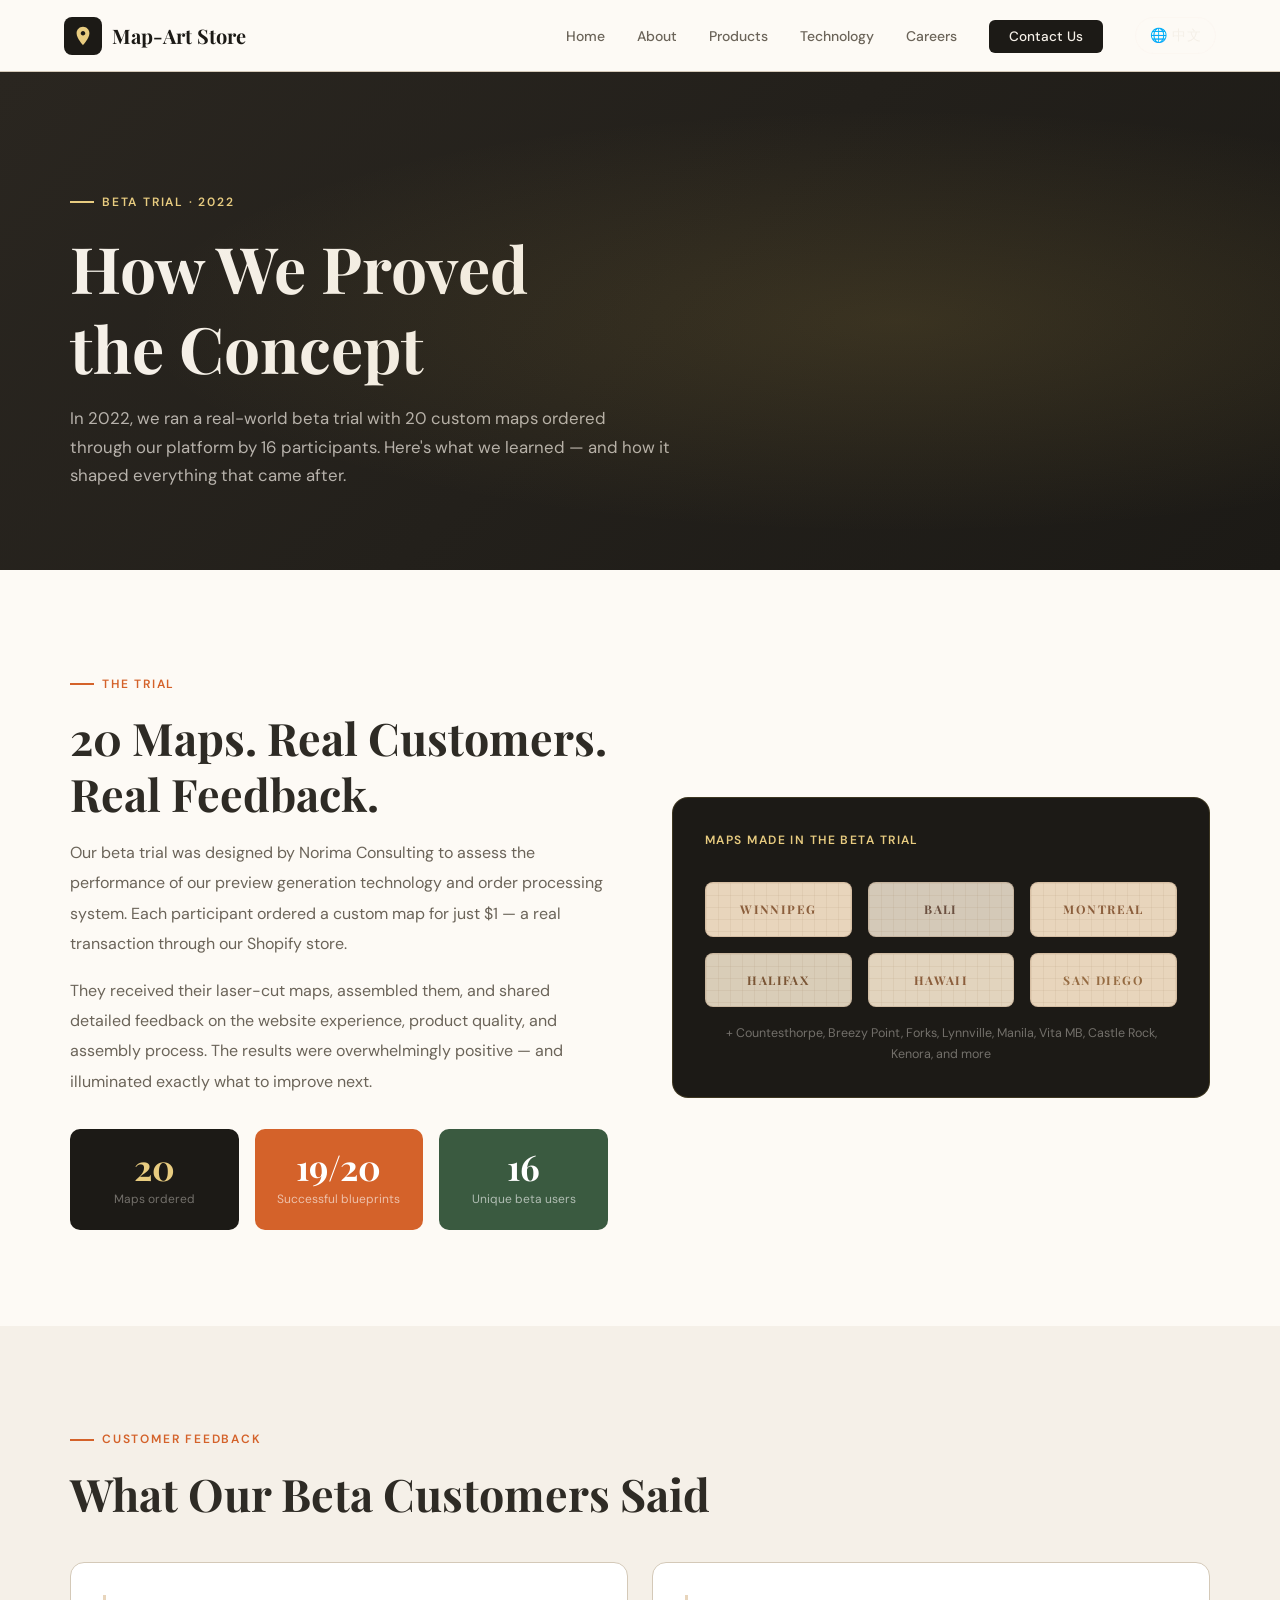
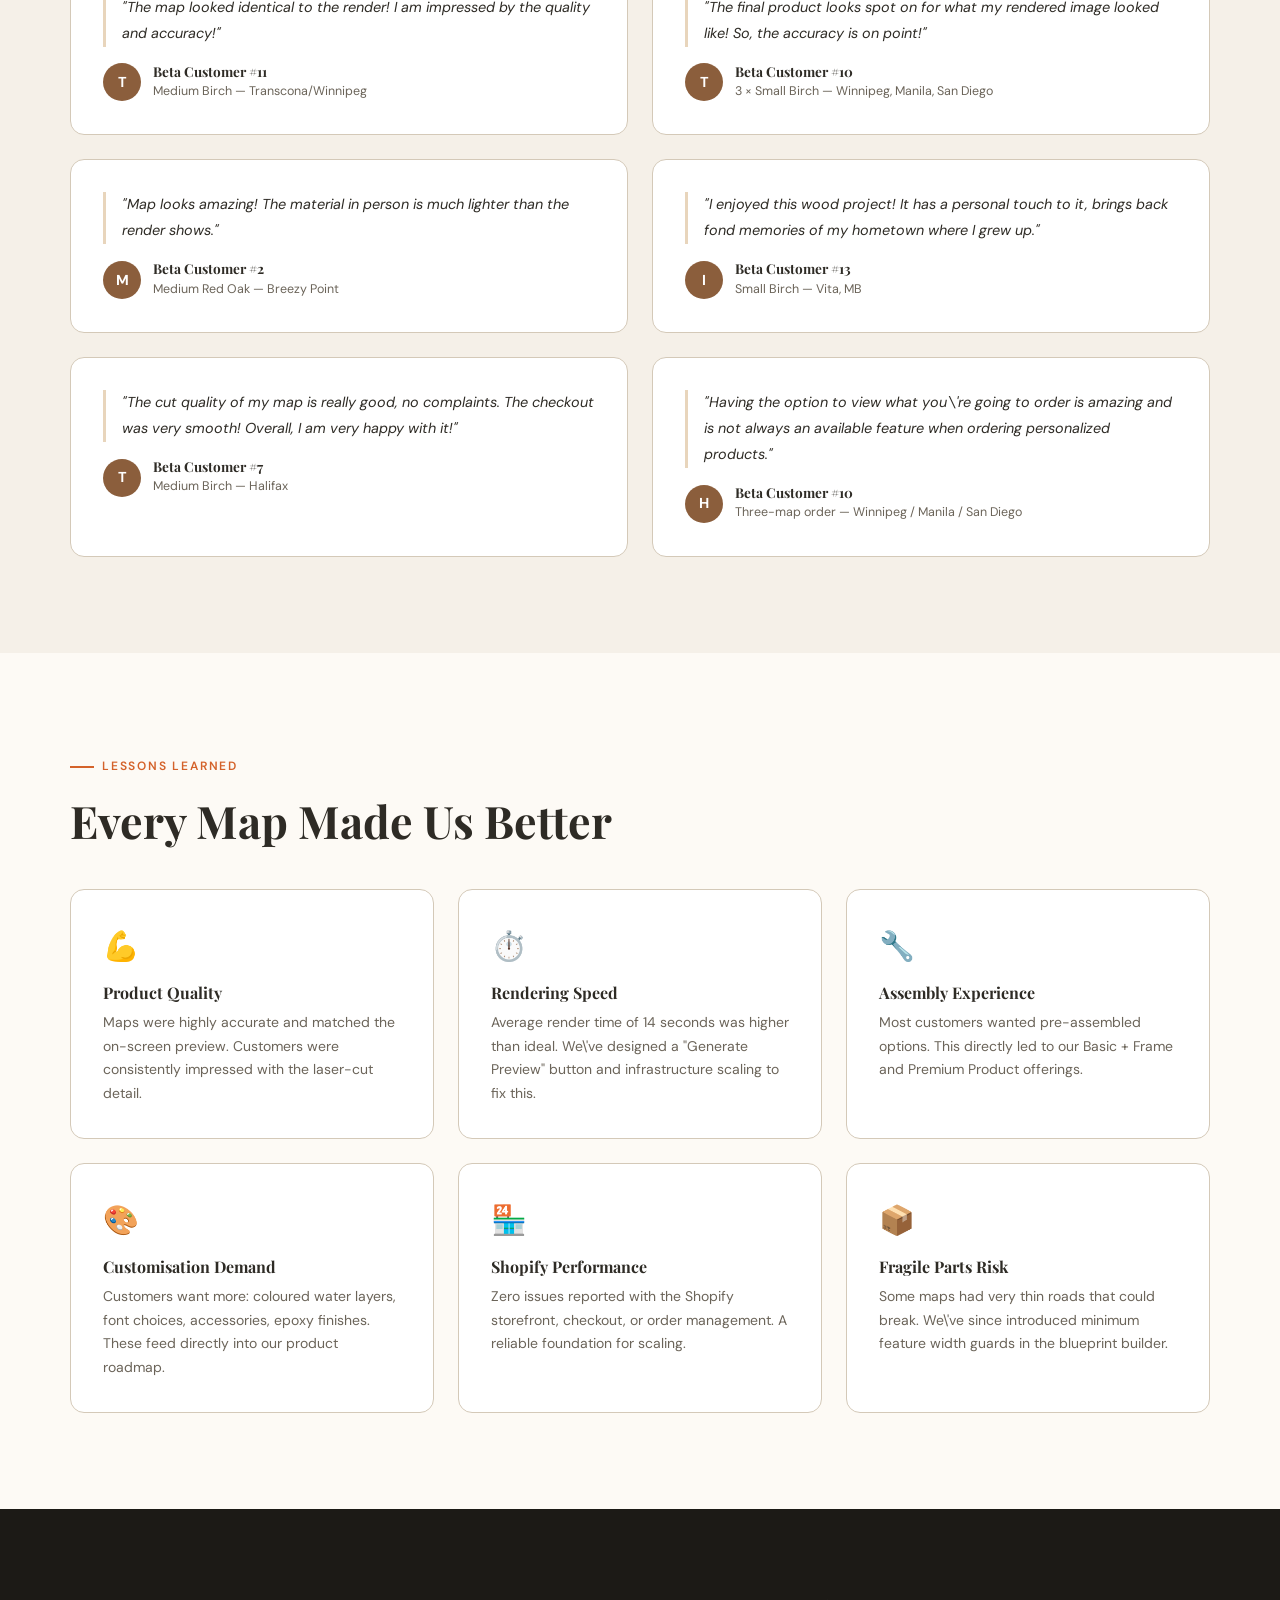
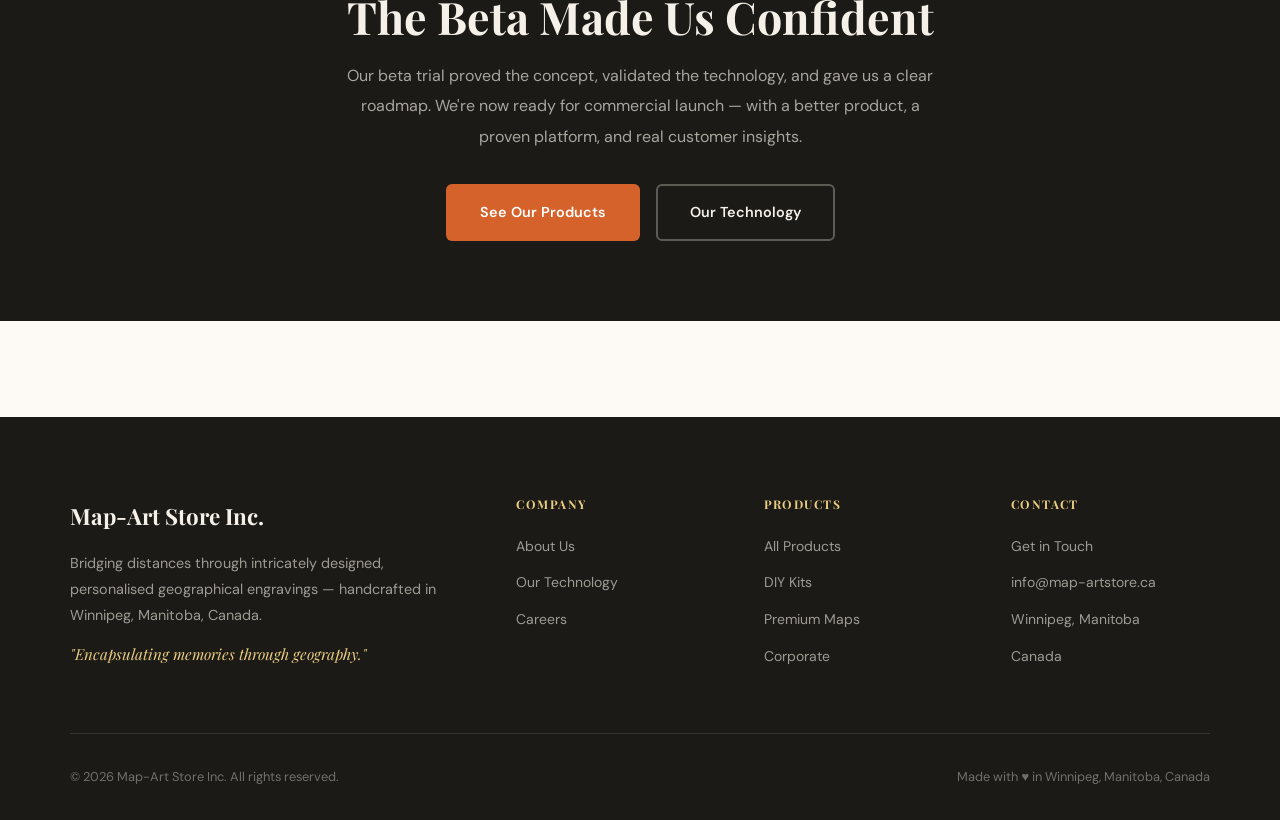
<file: beta-story.html>
<!DOCTYPE html>
<html lang="en">
<head>
<meta charset="UTF-8">
<meta name="viewport" content="width=device-width, initial-scale=1.0">
<title>Beta Trial Story — Map-Art Store Inc.</title>
<link rel="stylesheet" href="css/style.css">
<style>
.feedback-grid { display: grid; grid-template-columns: repeat(2, 1fr); gap: 1.5rem; margin-top: 2.5rem; }
.feedback-card { background: white; border-radius: 14px; padding: 2rem; border: 1px solid var(--border); }
.feedback-card .quote { font-style: italic; font-size: .9rem; line-height: 1.8; color: var(--text); margin-bottom: 1rem; border-left: 3px solid var(--wood-pale); padding-left: 1rem; }
.feedback-meta { display: flex; gap: .75rem; align-items: center; }
.feedback-avatar { width: 38px; height: 38px; border-radius: 50%; background: var(--wood); display: flex; align-items: center; justify-content: center; color: white; font-weight: 700; font-size: .9rem; flex-shrink: 0; }
.feedback-meta .info h4 { font-size: .85rem; margin-bottom: .1rem; }
.feedback-meta .info p { font-size: .78rem; }
.map-img { background: var(--wood-pale); border-radius: 12px; aspect-ratio: 4/3; display: flex; align-items: center; justify-content: center; border: 1px solid var(--border); overflow: hidden; }
.maps-grid { display: grid; grid-template-columns: repeat(3, 1fr); gap: 1rem; margin-top: 2rem; }
@media (max-width: 900px) { .feedback-grid { grid-template-columns: 1fr; } .maps-grid { grid-template-columns: 1fr 1fr; } }
@media (max-width: 560px) { .maps-grid { grid-template-columns: 1fr; } }
</style>
</head>
<body>
<div class="page-wrapper">
<nav class="nav" id="mainNav">
  <a href="index.html" class="nav-logo">
    <div class="nav-logo-icon">
      <svg viewBox="0 0 24 24" xmlns="http://www.w3.org/2000/svg">
        <path d="M12 2C8.13 2 5 5.13 5 9c0 5.25 7 13 7 13s7-7.75 7-13c0-3.87-3.13-7-7-7zm0 9.5c-1.38 0-2.5-1.12-2.5-2.5s1.12-2.5 2.5-2.5 2.5 1.12 2.5 2.5-1.12 2.5-2.5 2.5z"/>
      </svg>
    </div>
    Map-Art Store
  </a>

  <button class="hamburger" id="hamburger" aria-label="Menu">
    <span></span><span></span><span></span>
  </button>

  <ul class="nav-links" id="navLinks">
    <li><a href="index.html">Home</a></li>
    <li><a href="about.html">About</a></li>
    <li><a href="products.html">Products</a></li>
    <li><a href="technology.html">Technology</a></li>
    <li><a href="careers.html">Careers</a></li>
    <li><a href="contact.html" class="nav-cta">Contact Us</a></li>
    <li><a href="index_zh.html" class="lang-switch" title="切换中文">🌐 中文</a></li>
  </ul>
</nav>

<script src="js/main.js"></script>

<div class="page-hero" style="background:linear-gradient(135deg, #2A2620 0%, #1C1A16 100%)">
  <div class="container">
    <div class="section-label">Beta Trial · 2022</div>
    <h1>How We Proved<br>the Concept</h1>
    <p>In 2022, we ran a real-world beta trial with 20 custom maps ordered through our platform by 16 participants. Here's what we learned — and how it shaped everything that came after.</p>
  </div>
</div>

<!-- OVERVIEW -->
<section class="section">
  <div class="container">
    <div style="display:grid;grid-template-columns:1fr 1fr;gap:4rem;align-items:center">
      <div>
        <div class="section-label">The Trial</div>
        <h2>20 Maps. Real Customers.<br>Real Feedback.</h2>
        <p style="margin-top:1rem;line-height:1.9">Our beta trial was designed by Norima Consulting to assess the performance of our preview generation technology and order processing system. Each participant ordered a custom map for just $1 — a real transaction through our Shopify store.</p>
        <p style="margin-top:1rem;line-height:1.9">They received their laser-cut maps, assembled them, and shared detailed feedback on the website experience, product quality, and assembly process. The results were overwhelmingly positive — and illuminated exactly what to improve next.</p>
        <div style="display:grid;grid-template-columns:repeat(3,1fr);gap:1rem;margin-top:2rem">
          <div style="background:var(--dark);color:var(--cream);padding:1.25rem;border-radius:10px;text-align:center">
            <div style="font-family:'Playfair Display',serif;font-size:2.2rem;font-weight:700;color:var(--gold-light);line-height:1">20</div>
            <div style="font-size:.75rem;color:rgba(245,240,232,0.4);margin-top:.3rem">Maps ordered</div>
          </div>
          <div style="background:var(--accent);color:white;padding:1.25rem;border-radius:10px;text-align:center">
            <div style="font-family:'Playfair Display',serif;font-size:2.2rem;font-weight:700;color:white;line-height:1">19/20</div>
            <div style="font-size:.75rem;color:rgba(255,255,255,0.6);margin-top:.3rem">Successful blueprints</div>
          </div>
          <div style="background:var(--green);color:white;padding:1.25rem;border-radius:10px;text-align:center">
            <div style="font-family:'Playfair Display',serif;font-size:2.2rem;font-weight:700;color:white;line-height:1">16</div>
            <div style="font-size:.75rem;color:rgba(255,255,255,0.6);margin-top:.3rem">Unique beta users</div>
          </div>
        </div>
      </div>
      <div>
        <div style="background:var(--dark);border-radius:16px;padding:2rem;border:1px solid rgba(201,168,76,0.2)">
          <div style="font-size:.75rem;letter-spacing:.12em;text-transform:uppercase;color:var(--gold-light);margin-bottom:1.5rem;font-weight:600">Maps Made in the Beta Trial</div>
          <div class="maps-grid">
            
            <div style="background:#E8D5BC;border-radius:8px;padding:1rem;text-align:center;font-family:'Playfair Display',serif;font-size:.75rem;font-weight:700;letter-spacing:.12em;color:#8B5E3C;border:1px solid rgba(139,94,60,0.2);position:relative;overflow:hidden">
              <div style="position:absolute;inset:0;background-image:linear-gradient(rgba(139,94,60,0.15) 1px, transparent 1px),linear-gradient(90deg, rgba(139,94,60,0.15) 1px, transparent 1px);background-size:12px 12px;opacity:.5"></div>
              <span style="position:relative;z-index:1">WINNIPEG</span>
            </div>
            
            <div style="background:#D4C9B8;border-radius:8px;padding:1rem;text-align:center;font-family:'Playfair Display',serif;font-size:.75rem;font-weight:700;letter-spacing:.12em;color:#6B5040;border:1px solid rgba(139,94,60,0.2);position:relative;overflow:hidden">
              <div style="position:absolute;inset:0;background-image:linear-gradient(rgba(139,94,60,0.15) 1px, transparent 1px),linear-gradient(90deg, rgba(139,94,60,0.15) 1px, transparent 1px);background-size:12px 12px;opacity:.5"></div>
              <span style="position:relative;z-index:1">BALI</span>
            </div>
            
            <div style="background:#E8D5BC;border-radius:8px;padding:1rem;text-align:center;font-family:'Playfair Display',serif;font-size:.75rem;font-weight:700;letter-spacing:.12em;color:#8B5E3C;border:1px solid rgba(139,94,60,0.2);position:relative;overflow:hidden">
              <div style="position:absolute;inset:0;background-image:linear-gradient(rgba(139,94,60,0.15) 1px, transparent 1px),linear-gradient(90deg, rgba(139,94,60,0.15) 1px, transparent 1px);background-size:12px 12px;opacity:.5"></div>
              <span style="position:relative;z-index:1">MONTREAL</span>
            </div>
            
            <div style="background:#D9CDB8;border-radius:8px;padding:1rem;text-align:center;font-family:'Playfair Display',serif;font-size:.75rem;font-weight:700;letter-spacing:.12em;color:#7A5535;border:1px solid rgba(139,94,60,0.2);position:relative;overflow:hidden">
              <div style="position:absolute;inset:0;background-image:linear-gradient(rgba(139,94,60,0.15) 1px, transparent 1px),linear-gradient(90deg, rgba(139,94,60,0.15) 1px, transparent 1px);background-size:12px 12px;opacity:.5"></div>
              <span style="position:relative;z-index:1">HALIFAX</span>
            </div>
            
            <div style="background:#E2D4BE;border-radius:8px;padding:1rem;text-align:center;font-family:'Playfair Display',serif;font-size:.75rem;font-weight:700;letter-spacing:.12em;color:#8B5E3C;border:1px solid rgba(139,94,60,0.2);position:relative;overflow:hidden">
              <div style="position:absolute;inset:0;background-image:linear-gradient(rgba(139,94,60,0.15) 1px, transparent 1px),linear-gradient(90deg, rgba(139,94,60,0.15) 1px, transparent 1px);background-size:12px 12px;opacity:.5"></div>
              <span style="position:relative;z-index:1">HAWAII</span>
            </div>
            
            <div style="background:#E8D5BC;border-radius:8px;padding:1rem;text-align:center;font-family:'Playfair Display',serif;font-size:.75rem;font-weight:700;letter-spacing:.12em;color:#956B42;border:1px solid rgba(139,94,60,0.2);position:relative;overflow:hidden">
              <div style="position:absolute;inset:0;background-image:linear-gradient(rgba(139,94,60,0.15) 1px, transparent 1px),linear-gradient(90deg, rgba(139,94,60,0.15) 1px, transparent 1px);background-size:12px 12px;opacity:.5"></div>
              <span style="position:relative;z-index:1">SAN DIEGO</span>
            </div>
            
          </div>
          <p style="font-size:.78rem;color:rgba(245,240,232,0.4);margin-top:1rem;text-align:center">+ Countesthorpe, Breezy Point, Forks, Lynnville, Manila, Vita MB, Castle Rock, Kenora, and more</p>
        </div>
      </div>
    </div>
  </div>
</section>

<!-- WHAT THEY SAID -->
<section class="section" style="background:var(--cream)">
  <div class="container">
    <div class="section-label">Customer Feedback</div>
    <h2>What Our Beta Customers Said</h2>
    <div class="feedback-grid">
      
      <div class="feedback-card">
        <p class="quote">"The map looked identical to the render! I am impressed by the quality and accuracy!"</p>
        <div class="feedback-meta">
          <div class="feedback-avatar">T</div>
          <div class="info">
            <h4>Beta Customer #11</h4>
            <p>Medium Birch — Transcona/Winnipeg</p>
          </div>
        </div>
      </div>
      
      <div class="feedback-card">
        <p class="quote">"The final product looks spot on for what my rendered image looked like! So, the accuracy is on point!"</p>
        <div class="feedback-meta">
          <div class="feedback-avatar">T</div>
          <div class="info">
            <h4>Beta Customer #10</h4>
            <p>3 × Small Birch — Winnipeg, Manila, San Diego</p>
          </div>
        </div>
      </div>
      
      <div class="feedback-card">
        <p class="quote">"Map looks amazing! The material in person is much lighter than the render shows."</p>
        <div class="feedback-meta">
          <div class="feedback-avatar">M</div>
          <div class="info">
            <h4>Beta Customer #2</h4>
            <p>Medium Red Oak — Breezy Point</p>
          </div>
        </div>
      </div>
      
      <div class="feedback-card">
        <p class="quote">"I enjoyed this wood project! It has a personal touch to it, brings back fond memories of my hometown where I grew up."</p>
        <div class="feedback-meta">
          <div class="feedback-avatar">I</div>
          <div class="info">
            <h4>Beta Customer #13</h4>
            <p>Small Birch — Vita, MB</p>
          </div>
        </div>
      </div>
      
      <div class="feedback-card">
        <p class="quote">"The cut quality of my map is really good, no complaints. The checkout was very smooth! Overall, I am very happy with it!"</p>
        <div class="feedback-meta">
          <div class="feedback-avatar">T</div>
          <div class="info">
            <h4>Beta Customer #7</h4>
            <p>Medium Birch — Halifax</p>
          </div>
        </div>
      </div>
      
      <div class="feedback-card">
        <p class="quote">"Having the option to view what you\'re going to order is amazing and is not always an available feature when ordering personalized products."</p>
        <div class="feedback-meta">
          <div class="feedback-avatar">H</div>
          <div class="info">
            <h4>Beta Customer #10</h4>
            <p>Three-map order — Winnipeg / Manila / San Diego</p>
          </div>
        </div>
      </div>
      
    </div>
  </div>
</section>

<!-- WHAT WE LEARNED -->
<section class="section">
  <div class="container">
    <div class="section-label">Lessons Learned</div>
    <h2>Every Map Made Us Better</h2>
    <div style="display:grid;grid-template-columns:repeat(3,1fr);gap:1.5rem;margin-top:2.5rem">
      
      <div style="background:white;border-radius:14px;padding:2rem;border:1px solid var(--border)">
        <div style="font-size:1.8rem;margin-bottom:.75rem">💪</div>
        <h3 style="font-size:1rem;margin-bottom:.5rem">Product Quality</h3>
        <p style="font-size:.875rem;line-height:1.7">Maps were highly accurate and matched the on-screen preview. Customers were consistently impressed with the laser-cut detail.</p>
      </div>
      
      <div style="background:white;border-radius:14px;padding:2rem;border:1px solid var(--border)">
        <div style="font-size:1.8rem;margin-bottom:.75rem">⏱️</div>
        <h3 style="font-size:1rem;margin-bottom:.5rem">Rendering Speed</h3>
        <p style="font-size:.875rem;line-height:1.7">Average render time of 14 seconds was higher than ideal. We\'ve designed a "Generate Preview" button and infrastructure scaling to fix this.</p>
      </div>
      
      <div style="background:white;border-radius:14px;padding:2rem;border:1px solid var(--border)">
        <div style="font-size:1.8rem;margin-bottom:.75rem">🔧</div>
        <h3 style="font-size:1rem;margin-bottom:.5rem">Assembly Experience</h3>
        <p style="font-size:.875rem;line-height:1.7">Most customers wanted pre-assembled options. This directly led to our Basic + Frame and Premium Product offerings.</p>
      </div>
      
      <div style="background:white;border-radius:14px;padding:2rem;border:1px solid var(--border)">
        <div style="font-size:1.8rem;margin-bottom:.75rem">🎨</div>
        <h3 style="font-size:1rem;margin-bottom:.5rem">Customisation Demand</h3>
        <p style="font-size:.875rem;line-height:1.7">Customers want more: coloured water layers, font choices, accessories, epoxy finishes. These feed directly into our product roadmap.</p>
      </div>
      
      <div style="background:white;border-radius:14px;padding:2rem;border:1px solid var(--border)">
        <div style="font-size:1.8rem;margin-bottom:.75rem">🏪</div>
        <h3 style="font-size:1rem;margin-bottom:.5rem">Shopify Performance</h3>
        <p style="font-size:.875rem;line-height:1.7">Zero issues reported with the Shopify storefront, checkout, or order management. A reliable foundation for scaling.</p>
      </div>
      
      <div style="background:white;border-radius:14px;padding:2rem;border:1px solid var(--border)">
        <div style="font-size:1.8rem;margin-bottom:.75rem">📦</div>
        <h3 style="font-size:1rem;margin-bottom:.5rem">Fragile Parts Risk</h3>
        <p style="font-size:.875rem;line-height:1.7">Some maps had very thin roads that could break. We\'ve since introduced minimum feature width guards in the blueprint builder.</p>
      </div>
      
    </div>
  </div>
</section>

<div style="background:var(--dark);padding:5rem 5%;text-align:center">
  <div class="container" style="max-width:600px">
    <h2 style="color:var(--cream)">The Beta Made Us Confident</h2>
    <p style="color:rgba(245,240,232,0.65);margin:1rem 0 2rem;line-height:1.9">Our beta trial proved the concept, validated the technology, and gave us a clear roadmap. We're now ready for commercial launch — with a better product, a proven platform, and real customer insights.</p>
    <div style="display:flex;gap:1rem;justify-content:center;flex-wrap:wrap">
      <a href="products.html" class="btn btn-accent">See Our Products</a>
      <a href="technology.html" class="btn btn-outline" style="border-color:rgba(245,240,232,0.3);color:var(--cream)">Our Technology</a>
    </div>
  </div>
</div>

<footer class="footer">
  <div class="container">
    <div class="footer-grid">
      <div class="footer-brand">
        <div style="font-family:'Playfair Display',serif;font-size:1.4rem;font-weight:700;color:var(--cream)">Map-Art Store Inc.</div>
        <p>Bridging distances through intricately designed, personalised geographical engravings &mdash; handcrafted in Winnipeg, Manitoba, Canada.</p>
        <p class="tagline">"Encapsulating memories through geography."</p>
      </div>
      <div class="footer-col">
        <h4>Company</h4>
        <ul>
          <li><a href="about.html">About Us</a></li>
          <li><a href="technology.html">Our Technology</a></li>
          <li><a href="careers.html">Careers</a></li>
        </ul>
      </div>
      <div class="footer-col">
        <h4>Products</h4>
        <ul>
          <li><a href="products.html">All Products</a></li>
          <li><a href="products.html#diy">DIY Kits</a></li>
          <li><a href="products.html#premium">Premium Maps</a></li>
          <li><a href="products.html#corporate">Corporate</a></li>
        </ul>
      </div>
      <div class="footer-col">
        <h4>Contact</h4>
        <ul>
          <li><a href="contact.html">Get in Touch</a></li>
          <li><a href="mailto:info@map-artstore.ca">info@map-artstore.ca</a></li>
          <li><a href="#">Winnipeg, Manitoba</a></li>
          <li><a href="#">Canada</a></li>
        </ul>
      </div>
    </div>
    <div class="footer-bottom">
      <p>&copy; 2026 Map-Art Store Inc. All rights reserved.</p>
      <p>Made with ♥ in Winnipeg, Manitoba, Canada</p>
    </div>
  </div>
</footer>
</div>
</body>
</html>
</file>
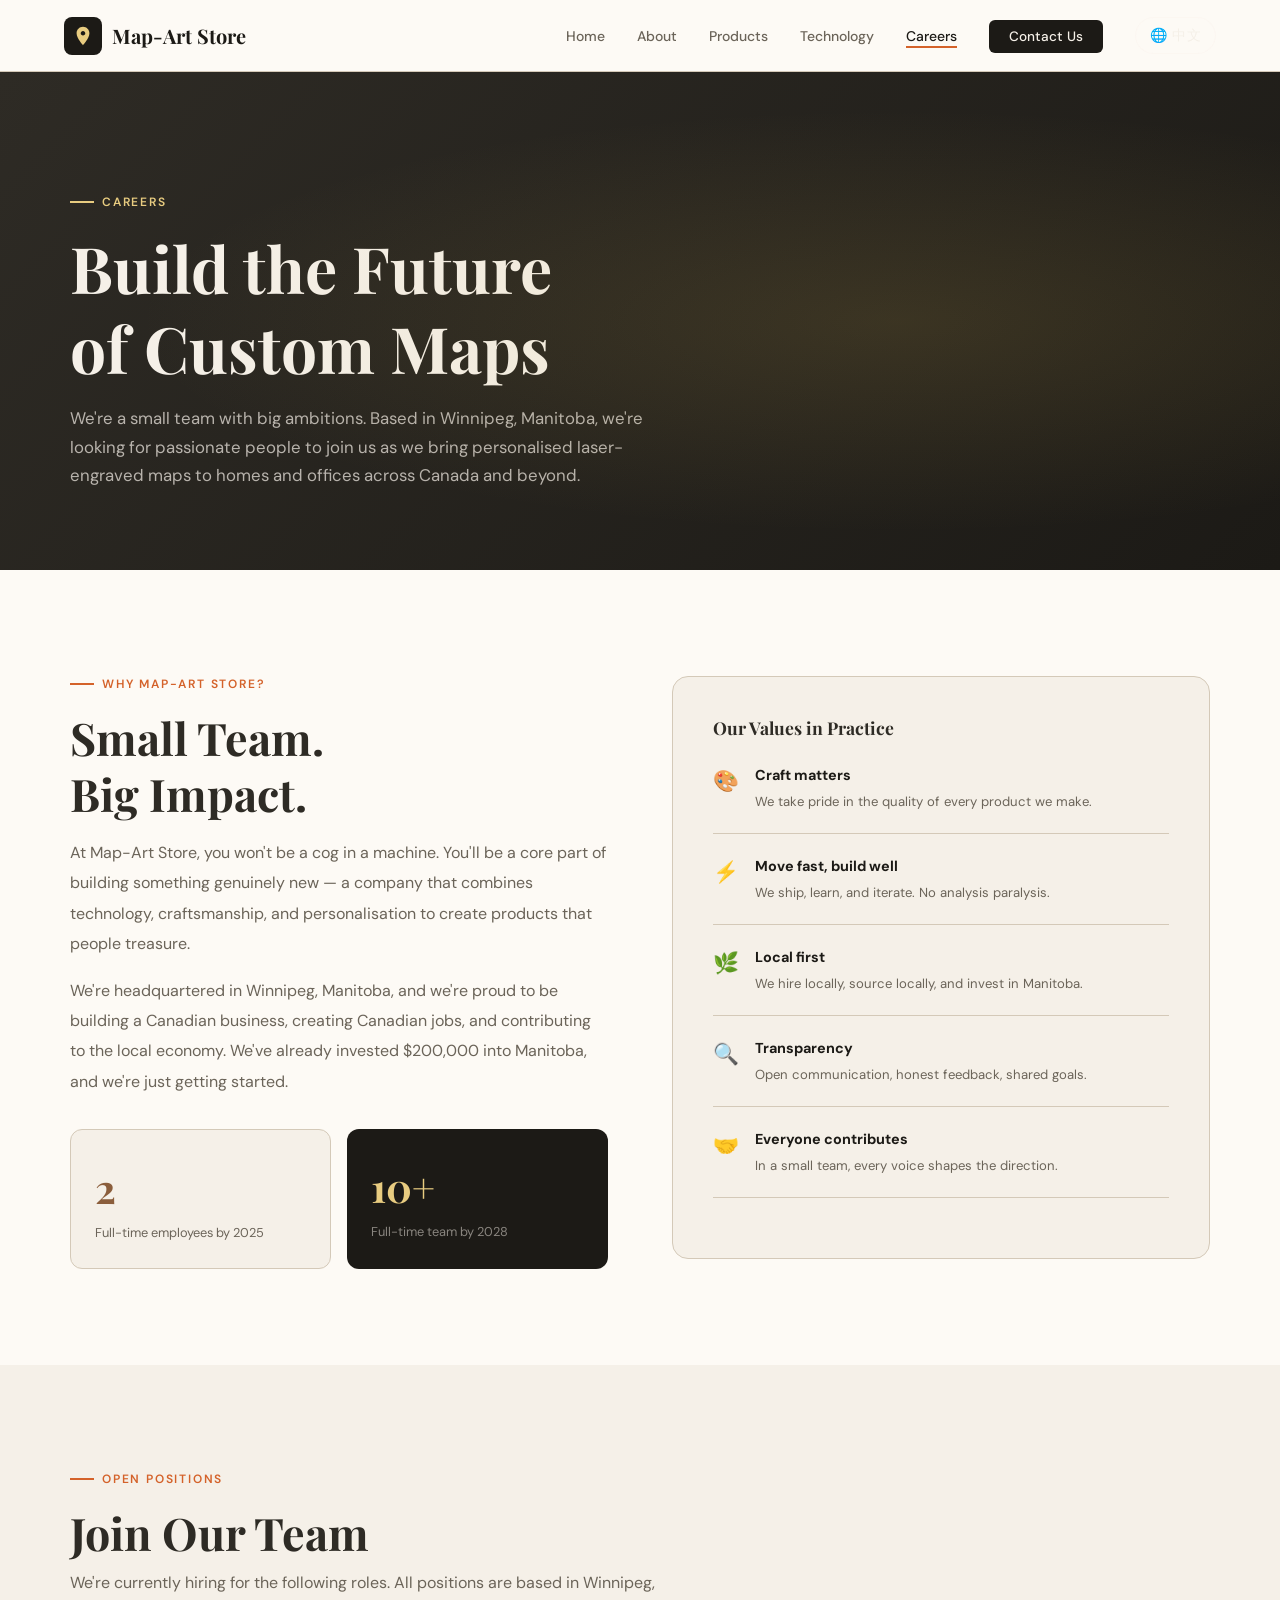
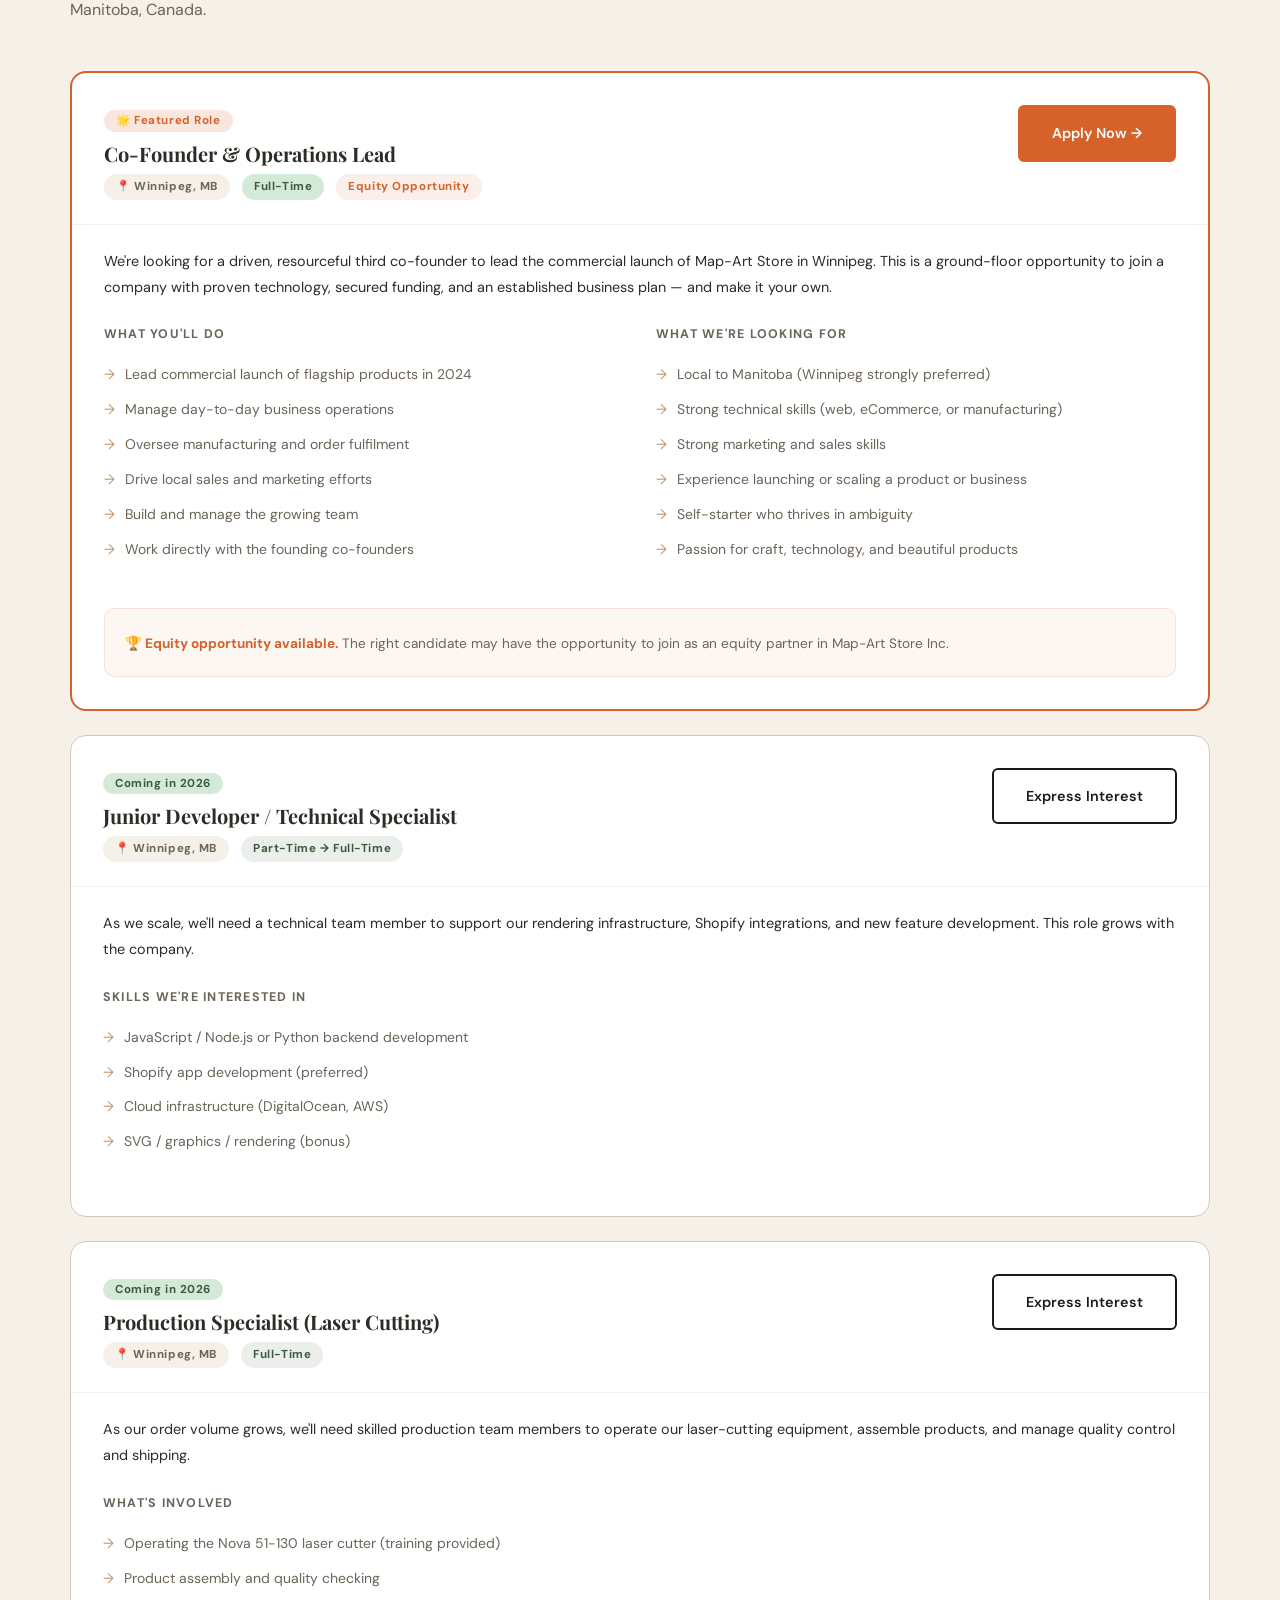
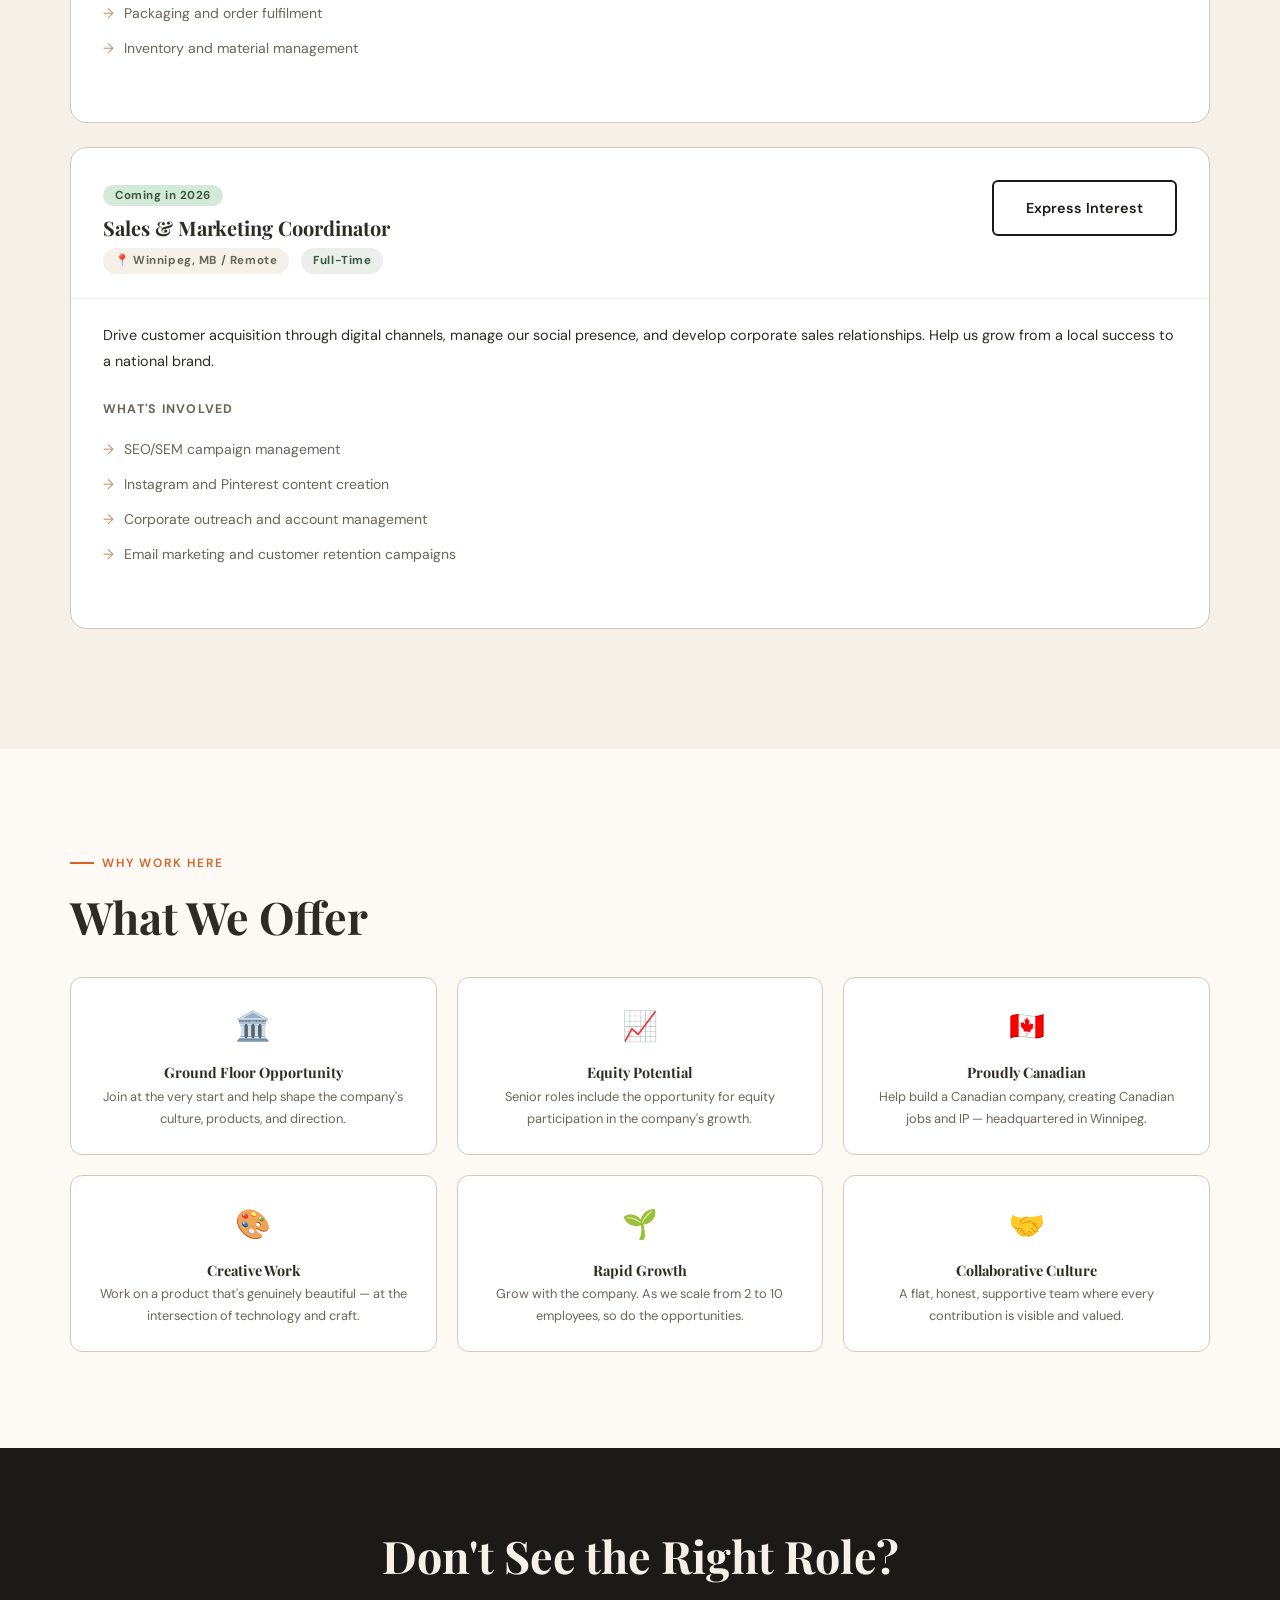
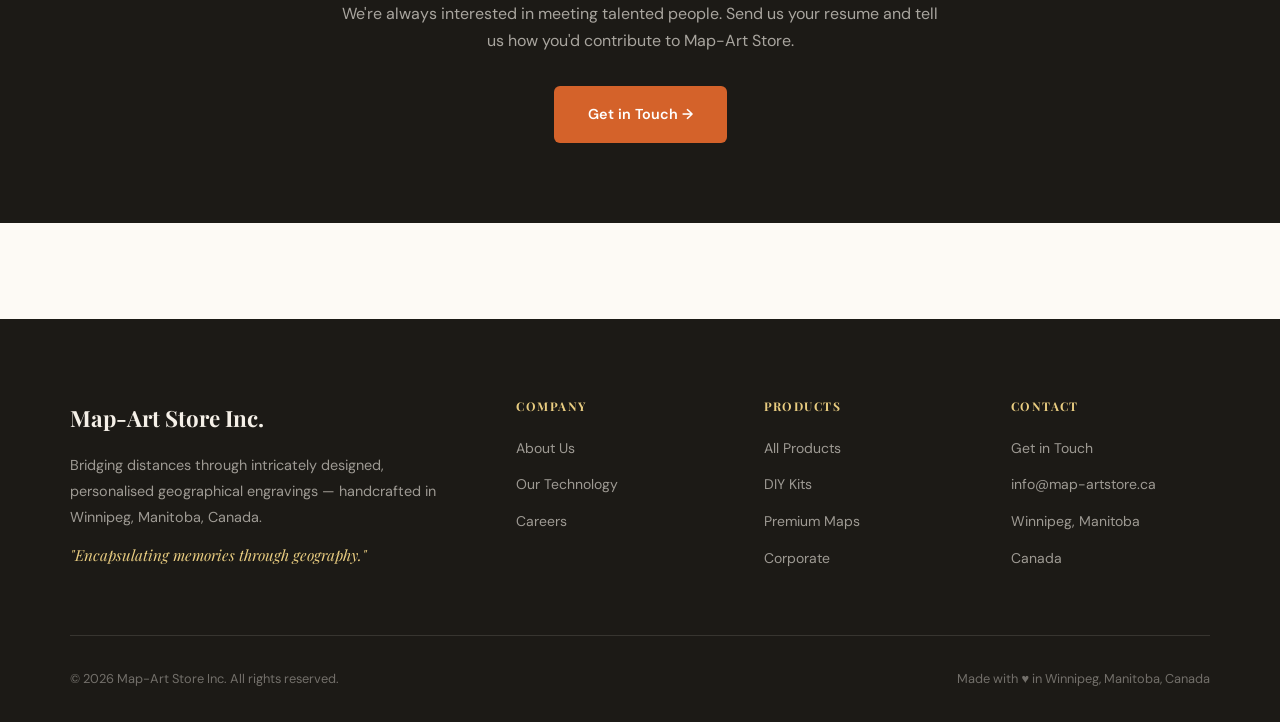
<file: careers.html>
<!DOCTYPE html>
<html lang="en">
<head>
<meta charset="UTF-8">
<meta name="viewport" content="width=device-width, initial-scale=1.0">
<title>Careers — Map-Art Store Inc.</title>
<link rel="stylesheet" href="css/style.css">
<style>
.job-card { background: white; border-radius: 16px; border: 1px solid var(--border); margin-bottom: 1.5rem; overflow: hidden; }
.job-card-header { padding: 2rem 2rem 1.5rem; display: flex; justify-content: space-between; align-items: flex-start; gap: 1rem; flex-wrap: wrap; }
.job-card-header h3 { font-size: 1.25rem; margin-bottom: 0.3rem; }
.job-meta { display: flex; gap: 0.75rem; flex-wrap: wrap; margin-top: 0.5rem; }
.job-tag { font-size: 0.72rem; font-weight: 700; padding: 0.2rem 0.75rem; border-radius: 100px; letter-spacing: 0.05em; }
.job-tag-featured { background: rgba(212,98,42,0.15); color: var(--accent); }
.job-tag-loc { background: var(--cream); color: var(--text-muted); }
.job-tag-type { background: #D4EAD8; color: var(--green); }
.job-card-body { padding: 0 2rem 2rem; border-top: 1px solid var(--cream); padding-top: 1.5rem; }
.job-section-title { font-size: 0.78rem; font-weight: 700; text-transform: uppercase; letter-spacing: 0.1em; color: var(--text-muted); margin-bottom: 0.75rem; }
.job-list { list-style: none; margin-bottom: 1.5rem; }
.job-list li { font-size: 0.875rem; padding: 0.35rem 0; color: var(--text-muted); display: flex; gap: 0.6rem; }
.job-list li::before { content: '→'; color: var(--wood-light); flex-shrink: 0; }

.perks-grid { display: grid; grid-template-columns: repeat(3, 1fr); gap: 1.25rem; margin-top: 2rem; }
.perk-card { background: white; border-radius: 12px; padding: 1.5rem; border: 1px solid var(--border); text-align: center; }
.perk-icon { font-size: 1.8rem; margin-bottom: 0.75rem; }
.perk-card h4 { font-size: 0.9rem; margin-bottom: 0.3rem; }
.perk-card p { font-size: 0.8rem; }

@media (max-width: 900px) { .perks-grid { grid-template-columns: 1fr 1fr; } }
@media (max-width: 560px) { .perks-grid { grid-template-columns: 1fr; } .job-card-header { flex-direction: column; } }
</style>
</head>
<body>
<div class="page-wrapper">
<nav class="nav" id="mainNav">
  <a href="index.html" class="nav-logo">
    <div class="nav-logo-icon">
      <svg viewBox="0 0 24 24" xmlns="http://www.w3.org/2000/svg">
        <path d="M12 2C8.13 2 5 5.13 5 9c0 5.25 7 13 7 13s7-7.75 7-13c0-3.87-3.13-7-7-7zm0 9.5c-1.38 0-2.5-1.12-2.5-2.5s1.12-2.5 2.5-2.5 2.5 1.12 2.5 2.5-1.12 2.5-2.5 2.5z"/>
      </svg>
    </div>
    Map-Art Store
  </a>

  <button class="hamburger" id="hamburger" aria-label="Menu">
    <span></span><span></span><span></span>
  </button>

  <ul class="nav-links" id="navLinks">
    <li><a href="index.html">Home</a></li>
    <li><a href="about.html">About</a></li>
    <li><a href="products.html">Products</a></li>
    <li><a href="technology.html">Technology</a></li>
    <li><a href="careers.html" class="active">Careers</a></li>
    <li><a href="contact.html" class="nav-cta">Contact Us</a></li>
    <li><a href="careers_zh.html" class="lang-switch" title="切换中文">🌐 中文</a></li>
  </ul>
</nav>

<script src="js/main.js"></script>

<div class="page-hero" style="background:linear-gradient(135deg,#2E2B25 0%, #1C1A16 100%)">
  <div class="container">
    <div class="section-label">Careers</div>
    <h1>Build the Future<br>of Custom Maps</h1>
    <p>We're a small team with big ambitions. Based in Winnipeg, Manitoba, we're looking for passionate people to join us as we bring personalised laser-engraved maps to homes and offices across Canada and beyond.</p>
  </div>
</div>

<!-- CULTURE -->
<section class="section">
  <div class="container">
    <div style="display:grid;grid-template-columns:1fr 1fr;gap:4rem;align-items:center">
      <div>
        <div class="section-label">Why Map-Art Store?</div>
        <h2>Small Team.<br>Big Impact.</h2>
        <p style="margin-top:1rem;line-height:1.9">At Map-Art Store, you won't be a cog in a machine. You'll be a core part of building something genuinely new — a company that combines technology, craftsmanship, and personalisation to create products that people treasure.</p>
        <p style="margin-top:1rem;line-height:1.9">We're headquartered in Winnipeg, Manitoba, and we're proud to be building a Canadian business, creating Canadian jobs, and contributing to the local economy. We've already invested $200,000 into Manitoba, and we're just getting started.</p>
        <div style="margin-top:2rem;display:grid;grid-template-columns:1fr 1fr;gap:1rem">
          <div style="background:var(--cream);padding:1.5rem;border-radius:12px;border:1px solid var(--border)">
            <div style="font-family:'Playfair Display',serif;font-size:2.5rem;font-weight:700;color:var(--wood)">2</div>
            <div style="font-size:.8rem;color:var(--text-muted)">Full-time employees by 2025</div>
          </div>
          <div style="background:var(--dark);padding:1.5rem;border-radius:12px">
            <div style="font-family:'Playfair Display',serif;font-size:2.5rem;font-weight:700;color:var(--gold-light)">10+</div>
            <div style="font-size:.8rem;color:rgba(245,240,232,0.5)">Full-time team by 2028</div>
          </div>
        </div>
      </div>
      <div>
        <div style="background:var(--cream);border-radius:16px;padding:2.5rem;border:1px solid var(--border)">
          <h3 style="font-size:1.1rem;margin-bottom:1.5rem">Our Values in Practice</h3>
          
          <div style="display:flex;gap:1rem;margin-bottom:1.25rem;padding-bottom:1.25rem;border-bottom:1px solid var(--border)">
            <span style="font-size:1.3rem;flex-shrink:0">🎨</span>
            <div>
              <div style="font-weight:700;font-size:.9rem;color:var(--dark);margin-bottom:.2rem">Craft matters</div>
              <div style="font-size:.82rem;color:var(--text-muted)">We take pride in the quality of every product we make.</div>
            </div>
          </div>
          
          <div style="display:flex;gap:1rem;margin-bottom:1.25rem;padding-bottom:1.25rem;border-bottom:1px solid var(--border)">
            <span style="font-size:1.3rem;flex-shrink:0">⚡</span>
            <div>
              <div style="font-weight:700;font-size:.9rem;color:var(--dark);margin-bottom:.2rem">Move fast, build well</div>
              <div style="font-size:.82rem;color:var(--text-muted)">We ship, learn, and iterate. No analysis paralysis.</div>
            </div>
          </div>
          
          <div style="display:flex;gap:1rem;margin-bottom:1.25rem;padding-bottom:1.25rem;border-bottom:1px solid var(--border)">
            <span style="font-size:1.3rem;flex-shrink:0">🌿</span>
            <div>
              <div style="font-weight:700;font-size:.9rem;color:var(--dark);margin-bottom:.2rem">Local first</div>
              <div style="font-size:.82rem;color:var(--text-muted)">We hire locally, source locally, and invest in Manitoba.</div>
            </div>
          </div>
          
          <div style="display:flex;gap:1rem;margin-bottom:1.25rem;padding-bottom:1.25rem;border-bottom:1px solid var(--border)">
            <span style="font-size:1.3rem;flex-shrink:0">🔍</span>
            <div>
              <div style="font-weight:700;font-size:.9rem;color:var(--dark);margin-bottom:.2rem">Transparency</div>
              <div style="font-size:.82rem;color:var(--text-muted)">Open communication, honest feedback, shared goals.</div>
            </div>
          </div>
          
          <div style="display:flex;gap:1rem;margin-bottom:1.25rem;padding-bottom:1.25rem;border-bottom:1px solid var(--border)">
            <span style="font-size:1.3rem;flex-shrink:0">🤝</span>
            <div>
              <div style="font-weight:700;font-size:.9rem;color:var(--dark);margin-bottom:.2rem">Everyone contributes</div>
              <div style="font-size:.82rem;color:var(--text-muted)">In a small team, every voice shapes the direction.</div>
            </div>
          </div>
          
        </div>
      </div>
    </div>
  </div>
</section>

<!-- OPEN ROLES -->
<section class="section" style="background:var(--cream)">
  <div class="container">
    <div class="section-label">Open Positions</div>
    <h2>Join Our Team</h2>
    <p style="margin-top:.5rem;max-width:600px">We're currently hiring for the following roles. All positions are based in Winnipeg, Manitoba, Canada.</p>

    <div style="margin-top:3rem">

      <!-- FEATURED ROLE -->
      <div class="job-card" style="border-color:var(--accent);border-width:2px">
        <div class="job-card-header">
          <div>
            <span class="job-tag job-tag-featured">🌟 Featured Role</span>
            <h3 style="margin-top:.5rem">Co-Founder &amp; Operations Lead</h3>
            <div class="job-meta">
              <span class="job-tag job-tag-loc">📍 Winnipeg, MB</span>
              <span class="job-tag job-tag-type">Full-Time</span>
              <span class="job-tag" style="background:rgba(212,98,42,0.1);color:var(--accent)">Equity Opportunity</span>
            </div>
          </div>
          <a href="contact.html?subject=cofounder" class="btn btn-accent" style="white-space:nowrap">Apply Now →</a>
        </div>
        <div class="job-card-body">
          <p style="font-size:.9rem;line-height:1.8;margin-bottom:1.5rem;color:var(--text)">We're looking for a driven, resourceful third co-founder to lead the commercial launch of Map-Art Store in Winnipeg. This is a ground-floor opportunity to join a company with proven technology, secured funding, and an established business plan — and make it your own.</p>
          <div style="display:grid;grid-template-columns:1fr 1fr;gap:2rem">
            <div>
              <div class="job-section-title">What You'll Do</div>
              <ul class="job-list">
                <li>Lead commercial launch of flagship products in 2024</li>
                <li>Manage day-to-day business operations</li>
                <li>Oversee manufacturing and order fulfilment</li>
                <li>Drive local sales and marketing efforts</li>
                <li>Build and manage the growing team</li>
                <li>Work directly with the founding co-founders</li>
              </ul>
            </div>
            <div>
              <div class="job-section-title">What We're Looking For</div>
              <ul class="job-list">
                <li>Local to Manitoba (Winnipeg strongly preferred)</li>
                <li>Strong technical skills (web, eCommerce, or manufacturing)</li>
                <li>Strong marketing and sales skills</li>
                <li>Experience launching or scaling a product or business</li>
                <li>Self-starter who thrives in ambiguity</li>
                <li>Passion for craft, technology, and beautiful products</li>
              </ul>
            </div>
          </div>
          <div style="background:rgba(212,98,42,0.05);border-radius:10px;padding:1.25rem;margin-top:1rem;border:1px solid rgba(212,98,42,0.15)">
            <strong style="font-size:.85rem;color:var(--accent)">🏆 Equity opportunity available.</strong>
            <span style="font-size:.85rem;color:var(--text-muted)"> The right candidate may have the opportunity to join as an equity partner in Map-Art Store Inc.</span>
          </div>
        </div>
      </div>

      <!-- DEVELOPER ROLE -->
      <div class="job-card">
        <div class="job-card-header">
          <div>
            <span class="job-tag job-tag-type">Coming in 2026</span>
            <h3 style="margin-top:.5rem">Junior Developer / Technical Specialist</h3>
            <div class="job-meta">
              <span class="job-tag job-tag-loc">📍 Winnipeg, MB</span>
              <span class="job-tag" style="background:rgba(58,90,64,0.1);color:var(--green)">Part-Time → Full-Time</span>
            </div>
          </div>
          <a href="contact.html?subject=developer" class="btn btn-outline">Express Interest</a>
        </div>
        <div class="job-card-body">
          <p style="font-size:.9rem;line-height:1.8;margin-bottom:1.5rem;color:var(--text)">As we scale, we'll need a technical team member to support our rendering infrastructure, Shopify integrations, and new feature development. This role grows with the company.</p>
          <div class="job-section-title">Skills We're Interested In</div>
          <ul class="job-list">
            <li>JavaScript / Node.js or Python backend development</li>
            <li>Shopify app development (preferred)</li>
            <li>Cloud infrastructure (DigitalOcean, AWS)</li>
            <li>SVG / graphics / rendering (bonus)</li>
          </ul>
        </div>
      </div>

      <!-- PRODUCTION ROLE -->
      <div class="job-card">
        <div class="job-card-header">
          <div>
            <span class="job-tag job-tag-type">Coming in 2026</span>
            <h3 style="margin-top:.5rem">Production Specialist (Laser Cutting)</h3>
            <div class="job-meta">
              <span class="job-tag job-tag-loc">📍 Winnipeg, MB</span>
              <span class="job-tag" style="background:rgba(58,90,64,0.1);color:var(--green)">Full-Time</span>
            </div>
          </div>
          <a href="contact.html?subject=production" class="btn btn-outline">Express Interest</a>
        </div>
        <div class="job-card-body">
          <p style="font-size:.9rem;line-height:1.8;margin-bottom:1.5rem;color:var(--text)">As our order volume grows, we'll need skilled production team members to operate our laser-cutting equipment, assemble products, and manage quality control and shipping.</p>
          <div class="job-section-title">What's Involved</div>
          <ul class="job-list">
            <li>Operating the Nova 51-130 laser cutter (training provided)</li>
            <li>Product assembly and quality checking</li>
            <li>Packaging and order fulfilment</li>
            <li>Inventory and material management</li>
          </ul>
        </div>
      </div>

      <!-- SALES & MARKETING -->
      <div class="job-card">
        <div class="job-card-header">
          <div>
            <span class="job-tag job-tag-type">Coming in 2026</span>
            <h3 style="margin-top:.5rem">Sales &amp; Marketing Coordinator</h3>
            <div class="job-meta">
              <span class="job-tag job-tag-loc">📍 Winnipeg, MB / Remote</span>
              <span class="job-tag" style="background:rgba(58,90,64,0.1);color:var(--green)">Full-Time</span>
            </div>
          </div>
          <a href="contact.html?subject=marketing" class="btn btn-outline">Express Interest</a>
        </div>
        <div class="job-card-body">
          <p style="font-size:.9rem;line-height:1.8;margin-bottom:1.5rem;color:var(--text)">Drive customer acquisition through digital channels, manage our social presence, and develop corporate sales relationships. Help us grow from a local success to a national brand.</p>
          <div class="job-section-title">What's Involved</div>
          <ul class="job-list">
            <li>SEO/SEM campaign management</li>
            <li>Instagram and Pinterest content creation</li>
            <li>Corporate outreach and account management</li>
            <li>Email marketing and customer retention campaigns</li>
          </ul>
        </div>
      </div>

    </div>
  </div>
</section>

<!-- PERKS -->
<section class="section">
  <div class="container">
    <div class="section-label">Why Work Here</div>
    <h2>What We Offer</h2>
    <div class="perks-grid">
      <div class="perk-card"><div class="perk-icon">🏛️</div><h4>Ground Floor Opportunity</h4><p>Join at the very start and help shape the company's culture, products, and direction.</p></div>
      <div class="perk-card"><div class="perk-icon">📈</div><h4>Equity Potential</h4><p>Senior roles include the opportunity for equity participation in the company's growth.</p></div>
      <div class="perk-card"><div class="perk-icon">🇨🇦</div><h4>Proudly Canadian</h4><p>Help build a Canadian company, creating Canadian jobs and IP — headquartered in Winnipeg.</p></div>
      <div class="perk-card"><div class="perk-icon">🎨</div><h4>Creative Work</h4><p>Work on a product that's genuinely beautiful — at the intersection of technology and craft.</p></div>
      <div class="perk-card"><div class="perk-icon">🌱</div><h4>Rapid Growth</h4><p>Grow with the company. As we scale from 2 to 10 employees, so do the opportunities.</p></div>
      <div class="perk-card"><div class="perk-icon">🤝</div><h4>Collaborative Culture</h4><p>A flat, honest, supportive team where every contribution is visible and valued.</p></div>
    </div>
  </div>
</section>

<div style="background:var(--dark);padding:5rem 5%;text-align:center">
  <div class="container" style="max-width:600px">
    <h2 style="color:var(--cream)">Don't See the Right Role?</h2>
    <p style="color:rgba(245,240,232,0.65);margin:1rem 0 2rem">We're always interested in meeting talented people. Send us your resume and tell us how you'd contribute to Map-Art Store.</p>
    <a href="contact.html?subject=general" class="btn btn-accent">Get in Touch →</a>
  </div>
</div>

<footer class="footer">
  <div class="container">
    <div class="footer-grid">
      <div class="footer-brand">
        <div style="font-family:'Playfair Display',serif;font-size:1.4rem;font-weight:700;color:var(--cream)">Map-Art Store Inc.</div>
        <p>Bridging distances through intricately designed, personalised geographical engravings &mdash; handcrafted in Winnipeg, Manitoba, Canada.</p>
        <p class="tagline">"Encapsulating memories through geography."</p>
      </div>
      <div class="footer-col">
        <h4>Company</h4>
        <ul>
          <li><a href="about.html">About Us</a></li>
          <li><a href="technology.html">Our Technology</a></li>
          <li><a href="careers.html">Careers</a></li>
        </ul>
      </div>
      <div class="footer-col">
        <h4>Products</h4>
        <ul>
          <li><a href="products.html">All Products</a></li>
          <li><a href="products.html#diy">DIY Kits</a></li>
          <li><a href="products.html#premium">Premium Maps</a></li>
          <li><a href="products.html#corporate">Corporate</a></li>
        </ul>
      </div>
      <div class="footer-col">
        <h4>Contact</h4>
        <ul>
          <li><a href="contact.html">Get in Touch</a></li>
          <li><a href="mailto:info@map-artstore.ca">info@map-artstore.ca</a></li>
          <li><a href="#">Winnipeg, Manitoba</a></li>
          <li><a href="#">Canada</a></li>
        </ul>
      </div>
    </div>
    <div class="footer-bottom">
      <p>&copy; 2026 Map-Art Store Inc. All rights reserved.</p>
      <p>Made with ♥ in Winnipeg, Manitoba, Canada</p>
    </div>
  </div>
</footer>
</div>
</body>
</html>
</file>
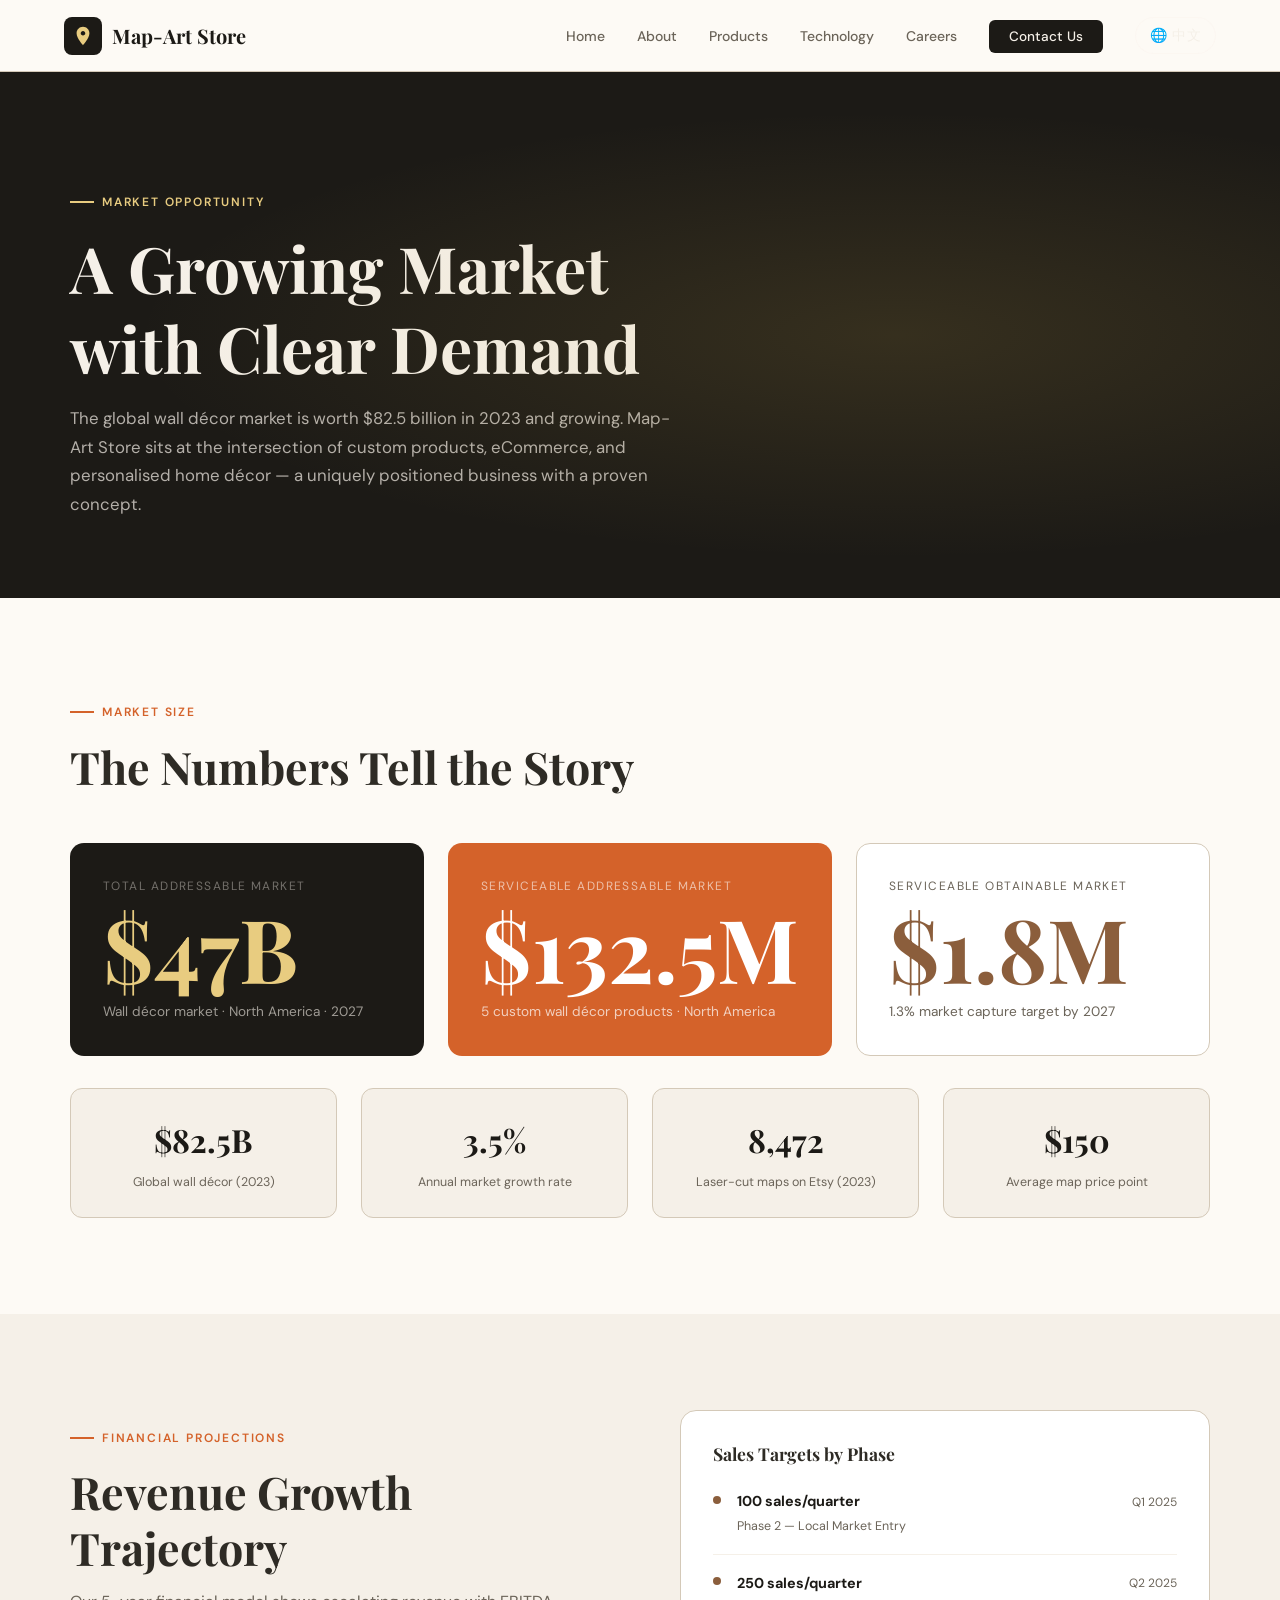
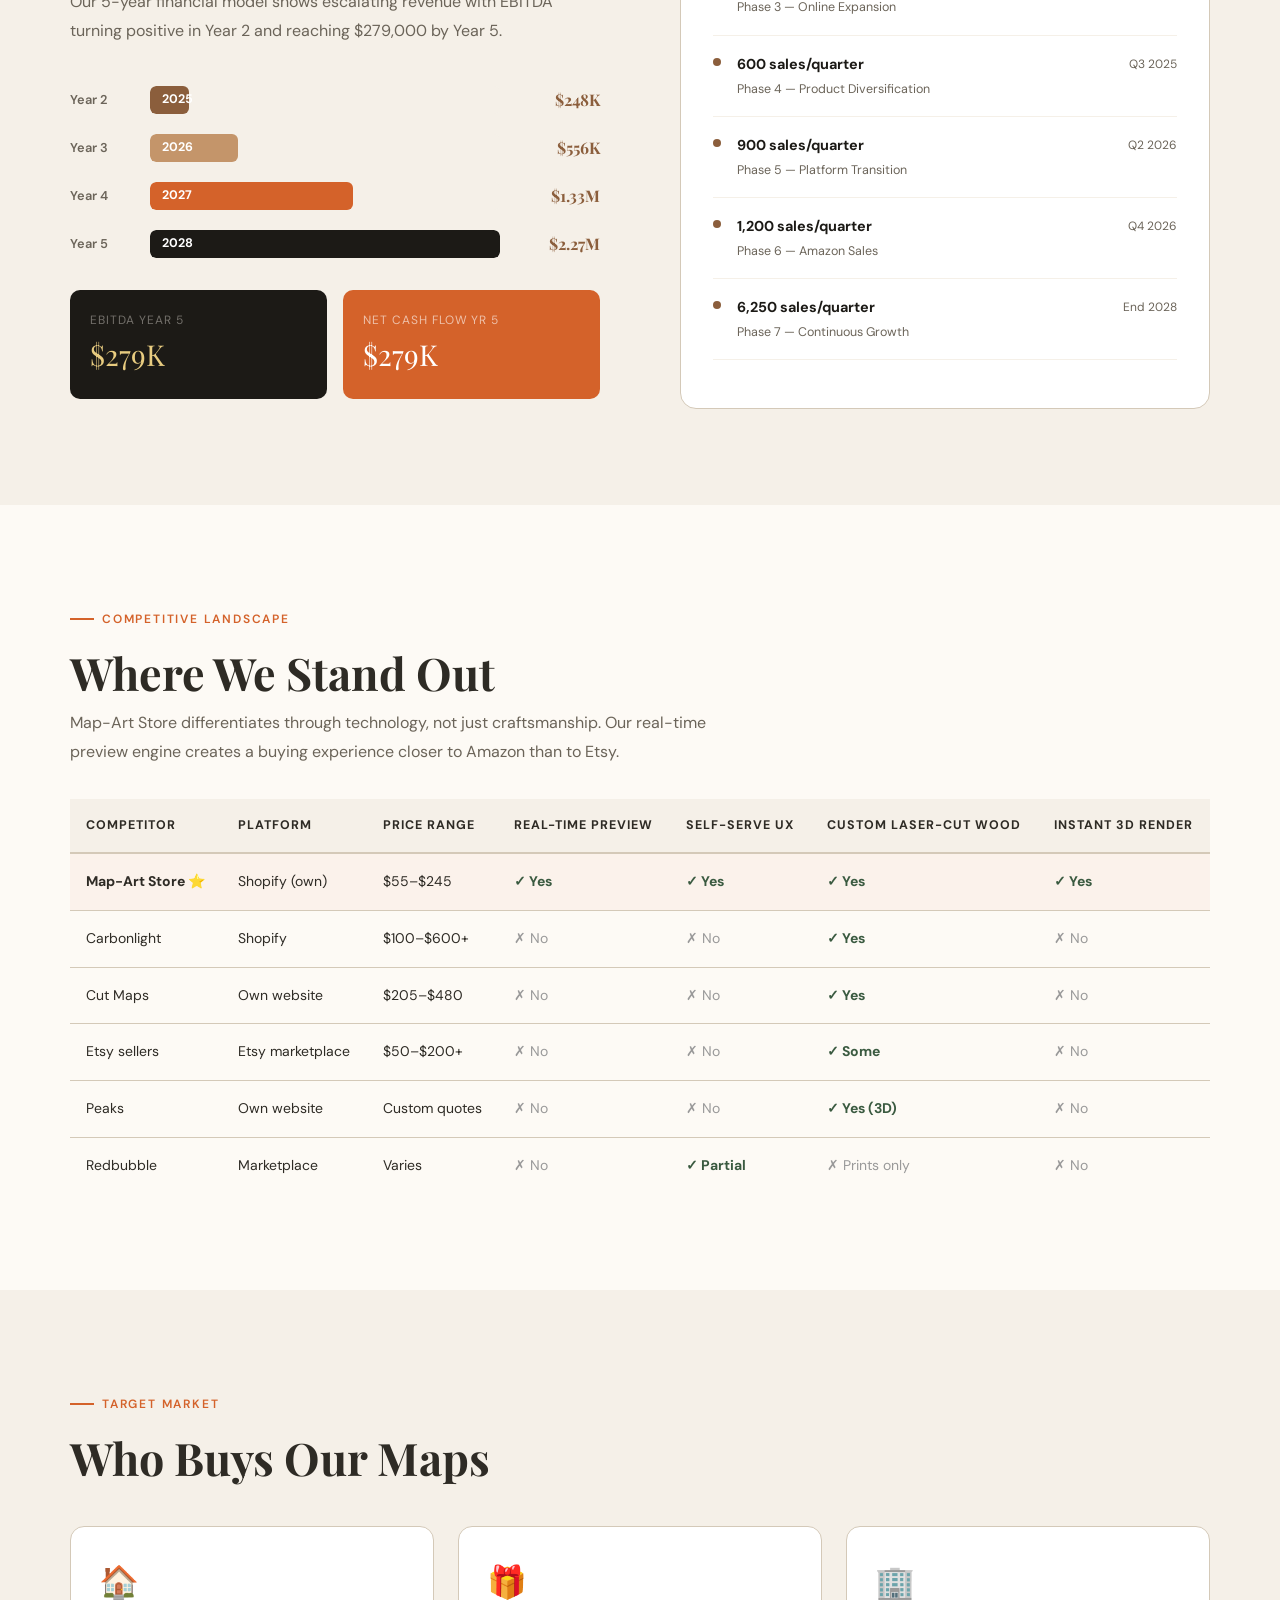
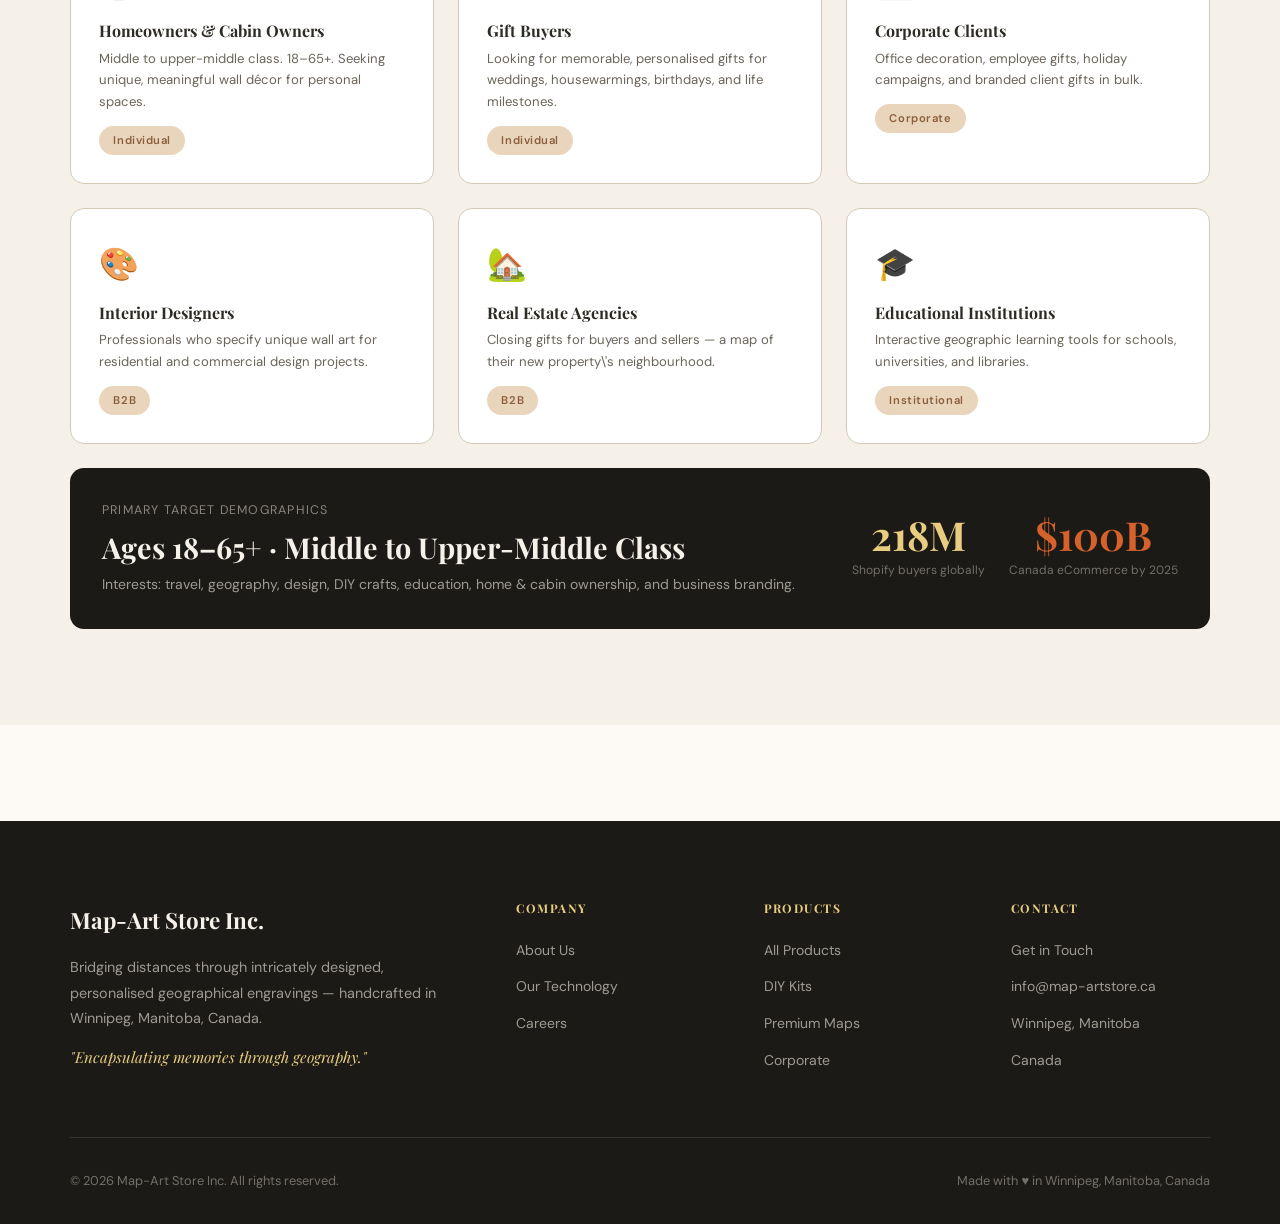
<file: market.html>
<!DOCTYPE html>
<html lang="en">
<head>
<meta charset="UTF-8">
<meta name="viewport" content="width=device-width, initial-scale=1.0">
<title>Market Opportunity — Map-Art Store Inc.</title>
<link rel="stylesheet" href="css/style.css">
<style>
.market-number { font-family: 'Playfair Display', serif; font-size: clamp(3rem, 7vw, 5.5rem); font-weight: 700; line-height: 1; }
.market-cards { display: grid; grid-template-columns: repeat(3, 1fr); gap: 1.5rem; margin-top: 3rem; }
.market-card { padding: 2rem; border-radius: 14px; border: 1px solid var(--border); background: white; }
.competitors-table { width: 100%; border-collapse: collapse; margin-top: 2rem; }
.competitors-table th { background: var(--cream); padding: 1rem; text-align: left; font-size: 0.78rem; letter-spacing: 0.08em; text-transform: uppercase; font-weight: 700; color: var(--text); border-bottom: 2px solid var(--border); }
.competitors-table td { padding: 1rem; border-bottom: 1px solid var(--border); font-size: 0.875rem; }
.competitors-table tr:last-child td { border-bottom: none; }
.competitors-table .us { background: rgba(212,98,42,0.05); }
.check { color: var(--green); font-weight: 700; }
.cross { color: #999; }
.revenue-bars { margin-top: 2.5rem; }
.rev-bar-row { display: flex; align-items: center; gap: 1.25rem; margin-bottom: 1.25rem; }
.rev-bar-label { width: 60px; font-size: 0.8rem; font-weight: 600; flex-shrink: 0; color: var(--text-muted); }
.rev-bar-track { flex: 1; height: 28px; background: var(--cream); border-radius: 6px; overflow: hidden; }
.rev-bar-fill { height: 100%; border-radius: 6px; display: flex; align-items: center; padding-left: 0.75rem; font-size: 0.78rem; font-weight: 700; color: white; transition: width 1s ease; }
.rev-bar-val { width: 80px; text-align: right; font-family: 'Playfair Display', serif; font-weight: 700; flex-shrink: 0; color: var(--wood); }
@media (max-width: 900px) { .market-cards { grid-template-columns: 1fr 1fr; } }
@media (max-width: 560px) { .market-cards { grid-template-columns: 1fr; } }
</style>
</head>
<body>
<div class="page-wrapper">
<nav class="nav" id="mainNav">
  <a href="index.html" class="nav-logo">
    <div class="nav-logo-icon">
      <svg viewBox="0 0 24 24" xmlns="http://www.w3.org/2000/svg">
        <path d="M12 2C8.13 2 5 5.13 5 9c0 5.25 7 13 7 13s7-7.75 7-13c0-3.87-3.13-7-7-7zm0 9.5c-1.38 0-2.5-1.12-2.5-2.5s1.12-2.5 2.5-2.5 2.5 1.12 2.5 2.5-1.12 2.5-2.5 2.5z"/>
      </svg>
    </div>
    Map-Art Store
  </a>

  <button class="hamburger" id="hamburger" aria-label="Menu">
    <span></span><span></span><span></span>
  </button>

  <ul class="nav-links" id="navLinks">
    <li><a href="index.html">Home</a></li>
    <li><a href="about.html">About</a></li>
    <li><a href="products.html">Products</a></li>
    <li><a href="technology.html">Technology</a></li>
    <li><a href="careers.html">Careers</a></li>
    <li><a href="contact.html" class="nav-cta">Contact Us</a></li>
    <li><a href="market_zh.html" class="lang-switch" title="切换中文">🌐 中文</a></li>
  </ul>
</nav>

<script src="js/main.js"></script>

<div class="page-hero">
  <div class="container">
    <div class="section-label">Market Opportunity</div>
    <h1>A Growing Market<br>with Clear Demand</h1>
    <p>The global wall décor market is worth $82.5 billion in 2023 and growing. Map-Art Store sits at the intersection of custom products, eCommerce, and personalised home décor — a uniquely positioned business with a proven concept.</p>
  </div>
</div>

<!-- MARKET SIZE -->
<section class="section">
  <div class="container">
    <div class="section-label">Market Size</div>
    <h2>The Numbers Tell the Story</h2>
    <div class="market-cards">
      <div class="market-card" style="background:var(--dark);color:var(--cream);border-color:transparent">
        <div style="font-size:0.75rem;letter-spacing:0.12em;text-transform:uppercase;color:rgba(245,240,232,0.4);margin-bottom:.5rem">Total Addressable Market</div>
        <div class="market-number" style="color:var(--gold-light)">$47B</div>
        <div style="font-size:.85rem;color:rgba(245,240,232,0.6);margin-top:.5rem">Wall décor market · North America · 2027</div>
      </div>
      <div class="market-card" style="background:var(--accent);color:white;border-color:transparent">
        <div style="font-size:0.75rem;letter-spacing:0.12em;text-transform:uppercase;color:rgba(255,255,255,0.6);margin-bottom:.5rem">Serviceable Addressable Market</div>
        <div class="market-number" style="color:white">$132.5M</div>
        <div style="font-size:.85rem;color:rgba(255,255,255,0.7);margin-top:.5rem">5 custom wall décor products · North America</div>
      </div>
      <div class="market-card">
        <div style="font-size:0.75rem;letter-spacing:0.12em;text-transform:uppercase;color:var(--text-muted);margin-bottom:.5rem">Serviceable Obtainable Market</div>
        <div class="market-number" style="color:var(--wood)">$1.8M</div>
        <div style="font-size:.85rem;color:var(--text-muted);margin-top:.5rem">1.3% market capture target by 2027</div>
      </div>
    </div>
    <div style="display:grid;grid-template-columns:repeat(4,1fr);gap:1.5rem;margin-top:2rem">
      <div style="background:var(--cream);padding:1.5rem;border-radius:12px;border:1px solid var(--border);text-align:center">
        <div style="font-family:'Playfair Display',serif;font-size:2rem;font-weight:700;color:var(--dark)">$82.5B</div>
        <div style="font-size:.78rem;color:var(--text-muted);margin-top:.3rem">Global wall décor (2023)</div>
      </div>
      <div style="background:var(--cream);padding:1.5rem;border-radius:12px;border:1px solid var(--border);text-align:center">
        <div style="font-family:'Playfair Display',serif;font-size:2rem;font-weight:700;color:var(--dark)">3.5%</div>
        <div style="font-size:.78rem;color:var(--text-muted);margin-top:.3rem">Annual market growth rate</div>
      </div>
      <div style="background:var(--cream);padding:1.5rem;border-radius:12px;border:1px solid var(--border);text-align:center">
        <div style="font-family:'Playfair Display',serif;font-size:2rem;font-weight:700;color:var(--dark)">8,472</div>
        <div style="font-size:.78rem;color:var(--text-muted);margin-top:.3rem">Laser-cut maps on Etsy (2023)</div>
      </div>
      <div style="background:var(--cream);padding:1.5rem;border-radius:12px;border:1px solid var(--border);text-align:center">
        <div style="font-family:'Playfair Display',serif;font-size:2rem;font-weight:700;color:var(--dark)">$150</div>
        <div style="font-size:.78rem;color:var(--text-muted);margin-top:.3rem">Average map price point</div>
      </div>
    </div>
  </div>
</section>

<!-- REVENUE PROJECTIONS -->
<section class="section" style="background:var(--cream)">
  <div class="container">
    <div style="display:grid;grid-template-columns:1fr 1fr;gap:5rem;align-items:center">
      <div>
        <div class="section-label">Financial Projections</div>
        <h2>Revenue Growth Trajectory</h2>
        <p style="margin-top:.75rem;line-height:1.8">Our 5-year financial model shows escalating revenue with EBITDA turning positive in Year 2 and reaching $279,000 by Year 5.</p>
        <div class="revenue-bars">
          
          <div class="rev-bar-row">
            <div class="rev-bar-label">Year 2</div>
            <div class="rev-bar-track">
              <div class="rev-bar-fill" style="width:11%;background:#8B5E3C">2025</div>
            </div>
            <div class="rev-bar-val">$248K</div>
          </div>
          
          <div class="rev-bar-row">
            <div class="rev-bar-label">Year 3</div>
            <div class="rev-bar-track">
              <div class="rev-bar-fill" style="width:25%;background:#C4956A">2026</div>
            </div>
            <div class="rev-bar-val">$556K</div>
          </div>
          
          <div class="rev-bar-row">
            <div class="rev-bar-label">Year 4</div>
            <div class="rev-bar-track">
              <div class="rev-bar-fill" style="width:58%;background:#D4622A">2027</div>
            </div>
            <div class="rev-bar-val">$1.33M</div>
          </div>
          
          <div class="rev-bar-row">
            <div class="rev-bar-label">Year 5</div>
            <div class="rev-bar-track">
              <div class="rev-bar-fill" style="width:100%;background:#1C1A16">2028</div>
            </div>
            <div class="rev-bar-val">$2.27M</div>
          </div>
          
        </div>
        <div style="display:grid;grid-template-columns:1fr 1fr;gap:1rem;margin-top:2rem">
          <div style="background:var(--dark);padding:1.25rem;border-radius:10px;color:var(--cream)">
            <div style="font-size:.75rem;color:rgba(245,240,232,0.4);text-transform:uppercase;letter-spacing:.08em">EBITDA Year 5</div>
            <div style="font-family:'Playfair Display',serif;font-size:1.8rem;color:var(--gold-light)">$279K</div>
          </div>
          <div style="background:var(--accent);padding:1.25rem;border-radius:10px;color:white">
            <div style="font-size:.75rem;color:rgba(255,255,255,0.6);text-transform:uppercase;letter-spacing:.08em">Net Cash Flow Yr 5</div>
            <div style="font-family:'Playfair Display',serif;font-size:1.8rem">$279K</div>
          </div>
        </div>
      </div>
      <div>
        <div style="background:white;border:1px solid var(--border);border-radius:16px;padding:2rem">
          <h3 style="font-size:1.1rem;margin-bottom:1.5rem">Sales Targets by Phase</h3>
          
          <div style="display:flex;gap:1rem;margin-bottom:1rem;padding-bottom:1rem;border-bottom:1px solid var(--cream);align-items:flex-start">
            <div style="width:8px;height:8px;border-radius:50%;background:var(--wood);flex-shrink:0;margin-top:.4rem"></div>
            <div style="flex:1">
              <div style="display:flex;justify-content:space-between;align-items:center">
                <span style="font-weight:700;font-size:.9rem;color:var(--dark)">100 sales/quarter</span>
                <span style="font-size:.75rem;color:var(--text-muted)">Q1 2025</span>
              </div>
              <div style="font-size:.78rem;color:var(--text-muted);margin-top:.15rem">Phase 2 — Local Market Entry</div>
            </div>
          </div>
          
          <div style="display:flex;gap:1rem;margin-bottom:1rem;padding-bottom:1rem;border-bottom:1px solid var(--cream);align-items:flex-start">
            <div style="width:8px;height:8px;border-radius:50%;background:var(--wood);flex-shrink:0;margin-top:.4rem"></div>
            <div style="flex:1">
              <div style="display:flex;justify-content:space-between;align-items:center">
                <span style="font-weight:700;font-size:.9rem;color:var(--dark)">250 sales/quarter</span>
                <span style="font-size:.75rem;color:var(--text-muted)">Q2 2025</span>
              </div>
              <div style="font-size:.78rem;color:var(--text-muted);margin-top:.15rem">Phase 3 — Online Expansion</div>
            </div>
          </div>
          
          <div style="display:flex;gap:1rem;margin-bottom:1rem;padding-bottom:1rem;border-bottom:1px solid var(--cream);align-items:flex-start">
            <div style="width:8px;height:8px;border-radius:50%;background:var(--wood);flex-shrink:0;margin-top:.4rem"></div>
            <div style="flex:1">
              <div style="display:flex;justify-content:space-between;align-items:center">
                <span style="font-weight:700;font-size:.9rem;color:var(--dark)">600 sales/quarter</span>
                <span style="font-size:.75rem;color:var(--text-muted)">Q3 2025</span>
              </div>
              <div style="font-size:.78rem;color:var(--text-muted);margin-top:.15rem">Phase 4 — Product Diversification</div>
            </div>
          </div>
          
          <div style="display:flex;gap:1rem;margin-bottom:1rem;padding-bottom:1rem;border-bottom:1px solid var(--cream);align-items:flex-start">
            <div style="width:8px;height:8px;border-radius:50%;background:var(--wood);flex-shrink:0;margin-top:.4rem"></div>
            <div style="flex:1">
              <div style="display:flex;justify-content:space-between;align-items:center">
                <span style="font-weight:700;font-size:.9rem;color:var(--dark)">900 sales/quarter</span>
                <span style="font-size:.75rem;color:var(--text-muted)">Q2 2026</span>
              </div>
              <div style="font-size:.78rem;color:var(--text-muted);margin-top:.15rem">Phase 5 — Platform Transition</div>
            </div>
          </div>
          
          <div style="display:flex;gap:1rem;margin-bottom:1rem;padding-bottom:1rem;border-bottom:1px solid var(--cream);align-items:flex-start">
            <div style="width:8px;height:8px;border-radius:50%;background:var(--wood);flex-shrink:0;margin-top:.4rem"></div>
            <div style="flex:1">
              <div style="display:flex;justify-content:space-between;align-items:center">
                <span style="font-weight:700;font-size:.9rem;color:var(--dark)">1,200 sales/quarter</span>
                <span style="font-size:.75rem;color:var(--text-muted)">Q4 2026</span>
              </div>
              <div style="font-size:.78rem;color:var(--text-muted);margin-top:.15rem">Phase 6 — Amazon Sales</div>
            </div>
          </div>
          
          <div style="display:flex;gap:1rem;margin-bottom:1rem;padding-bottom:1rem;border-bottom:1px solid var(--cream);align-items:flex-start">
            <div style="width:8px;height:8px;border-radius:50%;background:var(--wood);flex-shrink:0;margin-top:.4rem"></div>
            <div style="flex:1">
              <div style="display:flex;justify-content:space-between;align-items:center">
                <span style="font-weight:700;font-size:.9rem;color:var(--dark)">6,250 sales/quarter</span>
                <span style="font-size:.75rem;color:var(--text-muted)">End 2028</span>
              </div>
              <div style="font-size:.78rem;color:var(--text-muted);margin-top:.15rem">Phase 7 — Continuous Growth</div>
            </div>
          </div>
          
        </div>
      </div>
    </div>
  </div>
</section>

<!-- COMPETITIVE ANALYSIS -->
<section class="section">
  <div class="container">
    <div class="section-label">Competitive Landscape</div>
    <h2>Where We Stand Out</h2>
    <p style="max-width:650px;margin-top:.5rem;line-height:1.8">Map-Art Store differentiates through technology, not just craftsmanship. Our real-time preview engine creates a buying experience closer to Amazon than to Etsy.</p>
    <div style="overflow-x:auto">
      <table class="competitors-table">
        <thead>
          <tr>
            <th>Competitor</th>
            <th>Platform</th>
            <th>Price Range</th>
            <th>Real-time Preview</th>
            <th>Self-Serve UX</th>
            <th>Custom Laser-Cut Wood</th>
            <th>Instant 3D Render</th>
          </tr>
        </thead>
        <tbody>
          <tr class="us">
            <td><strong>Map-Art Store ⭐</strong></td>
            <td>Shopify (own)</td>
            <td>$55–$245</td>
            <td><span class="check">✓ Yes</span></td>
            <td><span class="check">✓ Yes</span></td>
            <td><span class="check">✓ Yes</span></td>
            <td><span class="check">✓ Yes</span></td>
          </tr>
          <tr>
            <td>Carbonlight</td>
            <td>Shopify</td>
            <td>$100–$600+</td>
            <td><span class="cross">✗ No</span></td>
            <td><span class="cross">✗ No</span></td>
            <td><span class="check">✓ Yes</span></td>
            <td><span class="cross">✗ No</span></td>
          </tr>
          <tr>
            <td>Cut Maps</td>
            <td>Own website</td>
            <td>$205–$480</td>
            <td><span class="cross">✗ No</span></td>
            <td><span class="cross">✗ No</span></td>
            <td><span class="check">✓ Yes</span></td>
            <td><span class="cross">✗ No</span></td>
          </tr>
          <tr>
            <td>Etsy sellers</td>
            <td>Etsy marketplace</td>
            <td>$50–$200+</td>
            <td><span class="cross">✗ No</span></td>
            <td><span class="cross">✗ No</span></td>
            <td><span class="check">✓ Some</span></td>
            <td><span class="cross">✗ No</span></td>
          </tr>
          <tr>
            <td>Peaks</td>
            <td>Own website</td>
            <td>Custom quotes</td>
            <td><span class="cross">✗ No</span></td>
            <td><span class="cross">✗ No</span></td>
            <td><span class="check">✓ Yes (3D)</span></td>
            <td><span class="cross">✗ No</span></td>
          </tr>
          <tr>
            <td>Redbubble</td>
            <td>Marketplace</td>
            <td>Varies</td>
            <td><span class="cross">✗ No</span></td>
            <td><span class="check">✓ Partial</span></td>
            <td><span class="cross">✗ Prints only</span></td>
            <td><span class="cross">✗ No</span></td>
          </tr>
        </tbody>
      </table>
    </div>
  </div>
</section>

<!-- TARGET MARKET -->
<section class="section" style="background:var(--cream)">
  <div class="container">
    <div class="section-label">Target Market</div>
    <h2>Who Buys Our Maps</h2>
    <div style="display:grid;grid-template-columns:repeat(3,1fr);gap:1.5rem;margin-top:2.5rem">
      
      <div style="background:white;border-radius:14px;padding:1.75rem;border:1px solid var(--border)">
        <div style="font-size:2rem;margin-bottom:.75rem">🏠</div>
        <h3 style="font-size:1rem;margin-bottom:.4rem">Homeowners &amp; Cabin Owners</h3>
        <p style="font-size:.82rem;line-height:1.65;margin-bottom:.75rem">Middle to upper-middle class. 18–65+. Seeking unique, meaningful wall décor for personal spaces.</p>
        <span class="badge" style="font-size:.7rem">Individual</span>
      </div>
      
      <div style="background:white;border-radius:14px;padding:1.75rem;border:1px solid var(--border)">
        <div style="font-size:2rem;margin-bottom:.75rem">🎁</div>
        <h3 style="font-size:1rem;margin-bottom:.4rem">Gift Buyers</h3>
        <p style="font-size:.82rem;line-height:1.65;margin-bottom:.75rem">Looking for memorable, personalised gifts for weddings, housewarmings, birthdays, and life milestones.</p>
        <span class="badge" style="font-size:.7rem">Individual</span>
      </div>
      
      <div style="background:white;border-radius:14px;padding:1.75rem;border:1px solid var(--border)">
        <div style="font-size:2rem;margin-bottom:.75rem">🏢</div>
        <h3 style="font-size:1rem;margin-bottom:.4rem">Corporate Clients</h3>
        <p style="font-size:.82rem;line-height:1.65;margin-bottom:.75rem">Office decoration, employee gifts, holiday campaigns, and branded client gifts in bulk.</p>
        <span class="badge" style="font-size:.7rem">Corporate</span>
      </div>
      
      <div style="background:white;border-radius:14px;padding:1.75rem;border:1px solid var(--border)">
        <div style="font-size:2rem;margin-bottom:.75rem">🎨</div>
        <h3 style="font-size:1rem;margin-bottom:.4rem">Interior Designers</h3>
        <p style="font-size:.82rem;line-height:1.65;margin-bottom:.75rem">Professionals who specify unique wall art for residential and commercial design projects.</p>
        <span class="badge" style="font-size:.7rem">B2B</span>
      </div>
      
      <div style="background:white;border-radius:14px;padding:1.75rem;border:1px solid var(--border)">
        <div style="font-size:2rem;margin-bottom:.75rem">🏡</div>
        <h3 style="font-size:1rem;margin-bottom:.4rem">Real Estate Agencies</h3>
        <p style="font-size:.82rem;line-height:1.65;margin-bottom:.75rem">Closing gifts for buyers and sellers — a map of their new property\'s neighbourhood.</p>
        <span class="badge" style="font-size:.7rem">B2B</span>
      </div>
      
      <div style="background:white;border-radius:14px;padding:1.75rem;border:1px solid var(--border)">
        <div style="font-size:2rem;margin-bottom:.75rem">🎓</div>
        <h3 style="font-size:1rem;margin-bottom:.4rem">Educational Institutions</h3>
        <p style="font-size:.82rem;line-height:1.65;margin-bottom:.75rem">Interactive geographic learning tools for schools, universities, and libraries.</p>
        <span class="badge" style="font-size:.7rem">Institutional</span>
      </div>
      
    </div>
    <div style="background:var(--dark);border-radius:14px;padding:2rem;margin-top:1.5rem;display:flex;gap:2rem;align-items:center;flex-wrap:wrap">
      <div style="flex:1;min-width:200px">
        <div style="font-size:.78rem;color:rgba(245,240,232,0.5);text-transform:uppercase;letter-spacing:.1em;margin-bottom:.5rem">Primary Target Demographics</div>
        <h3 style="color:var(--cream)">Ages 18–65+ · Middle to Upper-Middle Class</h3>
        <p style="color:rgba(245,240,232,0.6);font-size:.875rem;margin-top:.5rem">Interests: travel, geography, design, DIY crafts, education, home &amp; cabin ownership, and business branding.</p>
      </div>
      <div style="display:flex;gap:1.5rem;flex-wrap:wrap">
        <div style="text-align:center">
          <div style="font-family:'Playfair Display',serif;font-size:2.5rem;font-weight:700;color:var(--gold-light);line-height:1">218M</div>
          <div style="font-size:.75rem;color:rgba(245,240,232,0.4);margin-top:.3rem">Shopify buyers globally</div>
        </div>
        <div style="text-align:center">
          <div style="font-family:'Playfair Display',serif;font-size:2.5rem;font-weight:700;color:var(--accent);line-height:1">$100B</div>
          <div style="font-size:.75rem;color:rgba(245,240,232,0.4);margin-top:.3rem">Canada eCommerce by 2025</div>
        </div>
      </div>
    </div>
  </div>
</section>

<footer class="footer">
  <div class="container">
    <div class="footer-grid">
      <div class="footer-brand">
        <div style="font-family:'Playfair Display',serif;font-size:1.4rem;font-weight:700;color:var(--cream)">Map-Art Store Inc.</div>
        <p>Bridging distances through intricately designed, personalised geographical engravings &mdash; handcrafted in Winnipeg, Manitoba, Canada.</p>
        <p class="tagline">"Encapsulating memories through geography."</p>
      </div>
      <div class="footer-col">
        <h4>Company</h4>
        <ul>
          <li><a href="about.html">About Us</a></li>
          <li><a href="technology.html">Our Technology</a></li>
          <li><a href="careers.html">Careers</a></li>
        </ul>
      </div>
      <div class="footer-col">
        <h4>Products</h4>
        <ul>
          <li><a href="products.html">All Products</a></li>
          <li><a href="products.html#diy">DIY Kits</a></li>
          <li><a href="products.html#premium">Premium Maps</a></li>
          <li><a href="products.html#corporate">Corporate</a></li>
        </ul>
      </div>
      <div class="footer-col">
        <h4>Contact</h4>
        <ul>
          <li><a href="contact.html">Get in Touch</a></li>
          <li><a href="mailto:info@map-artstore.ca">info@map-artstore.ca</a></li>
          <li><a href="#">Winnipeg, Manitoba</a></li>
          <li><a href="#">Canada</a></li>
        </ul>
      </div>
    </div>
    <div class="footer-bottom">
      <p>&copy; 2026 Map-Art Store Inc. All rights reserved.</p>
      <p>Made with ♥ in Winnipeg, Manitoba, Canada</p>
    </div>
  </div>
</footer>
</div>
</body>
</html>
</file>
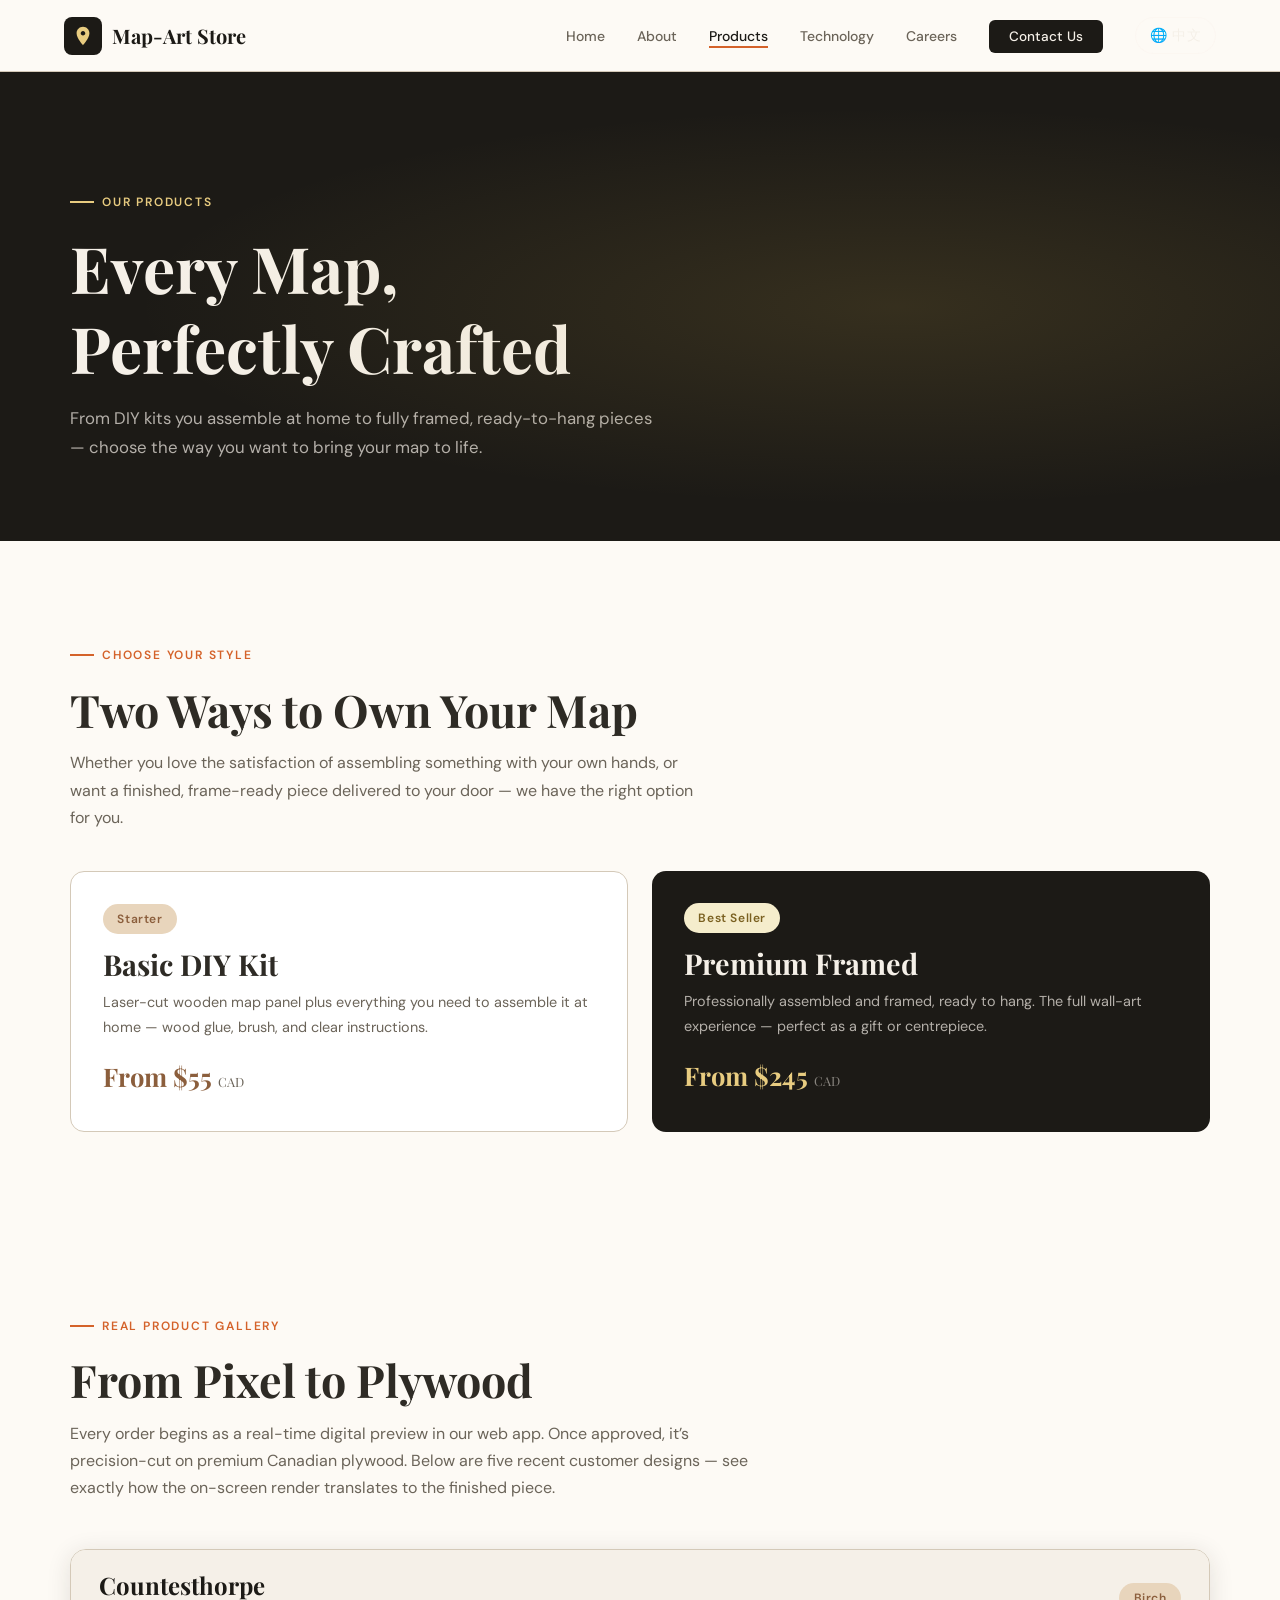
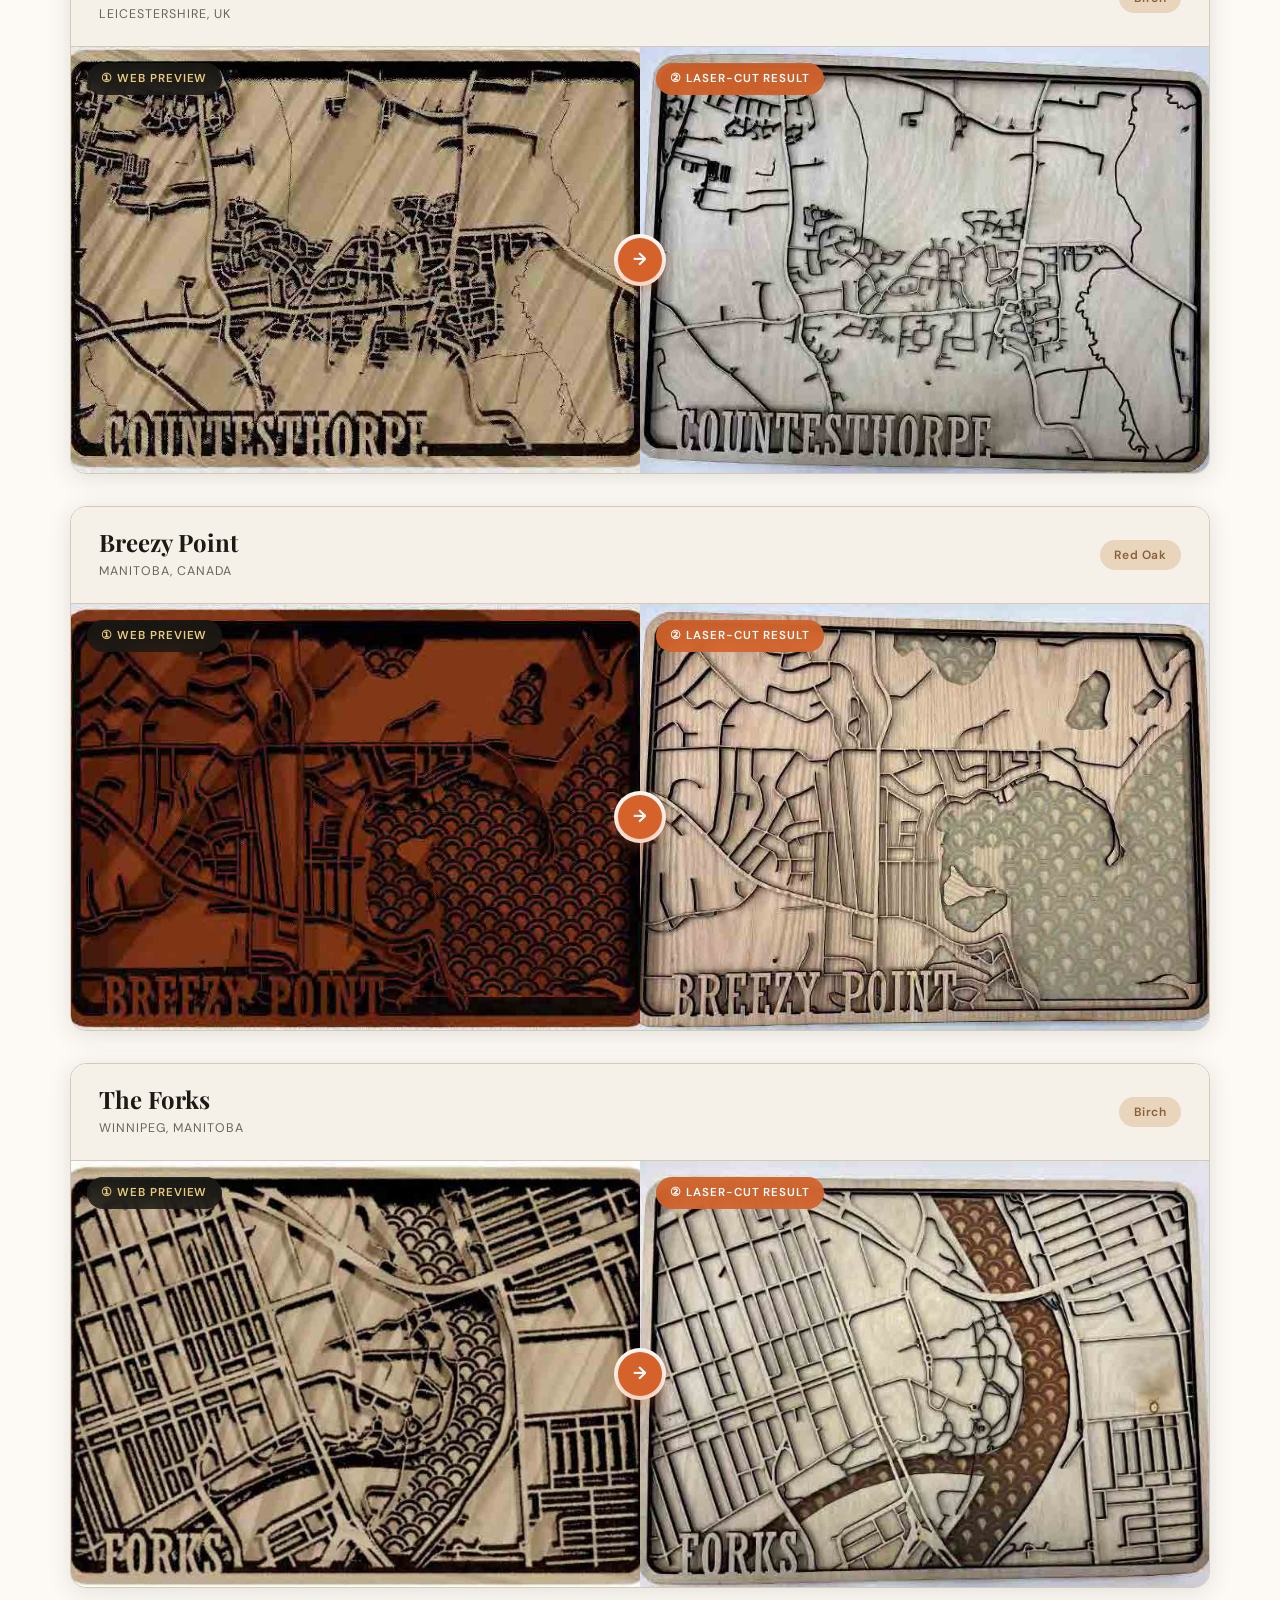
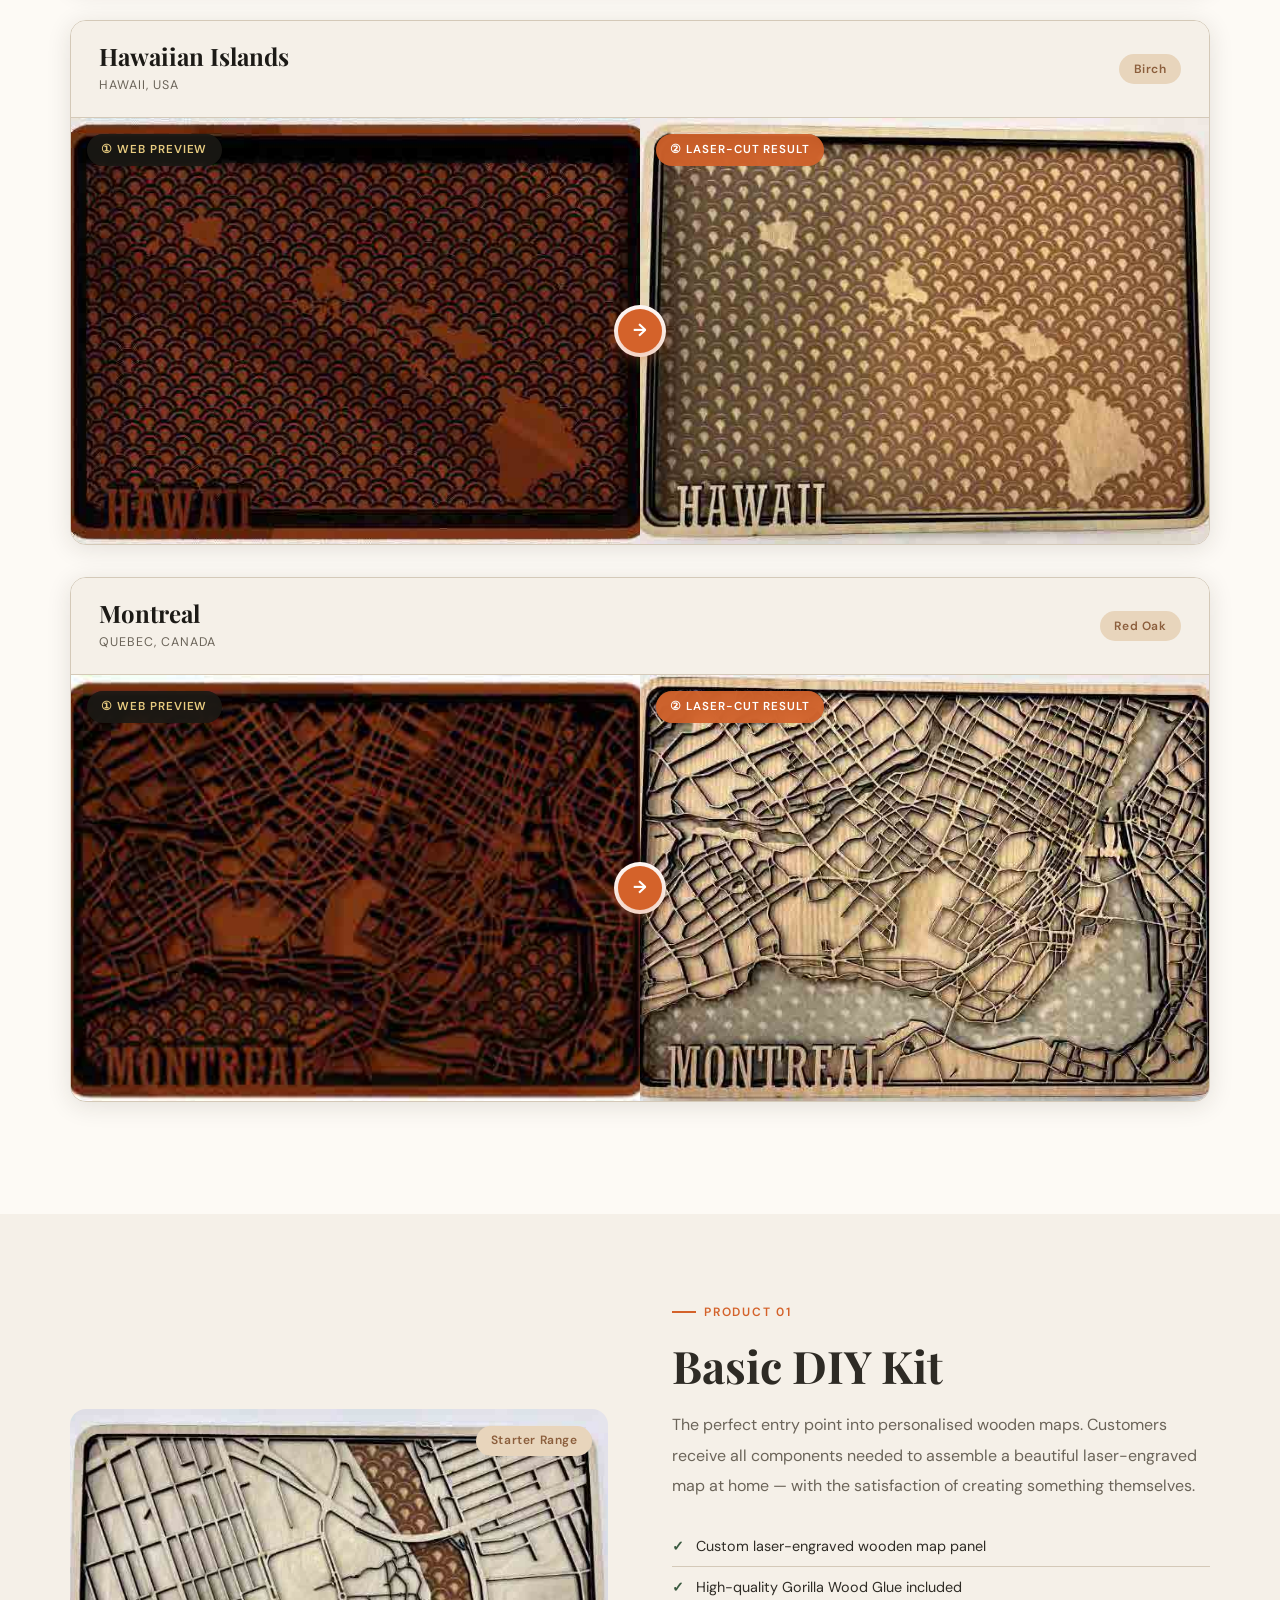
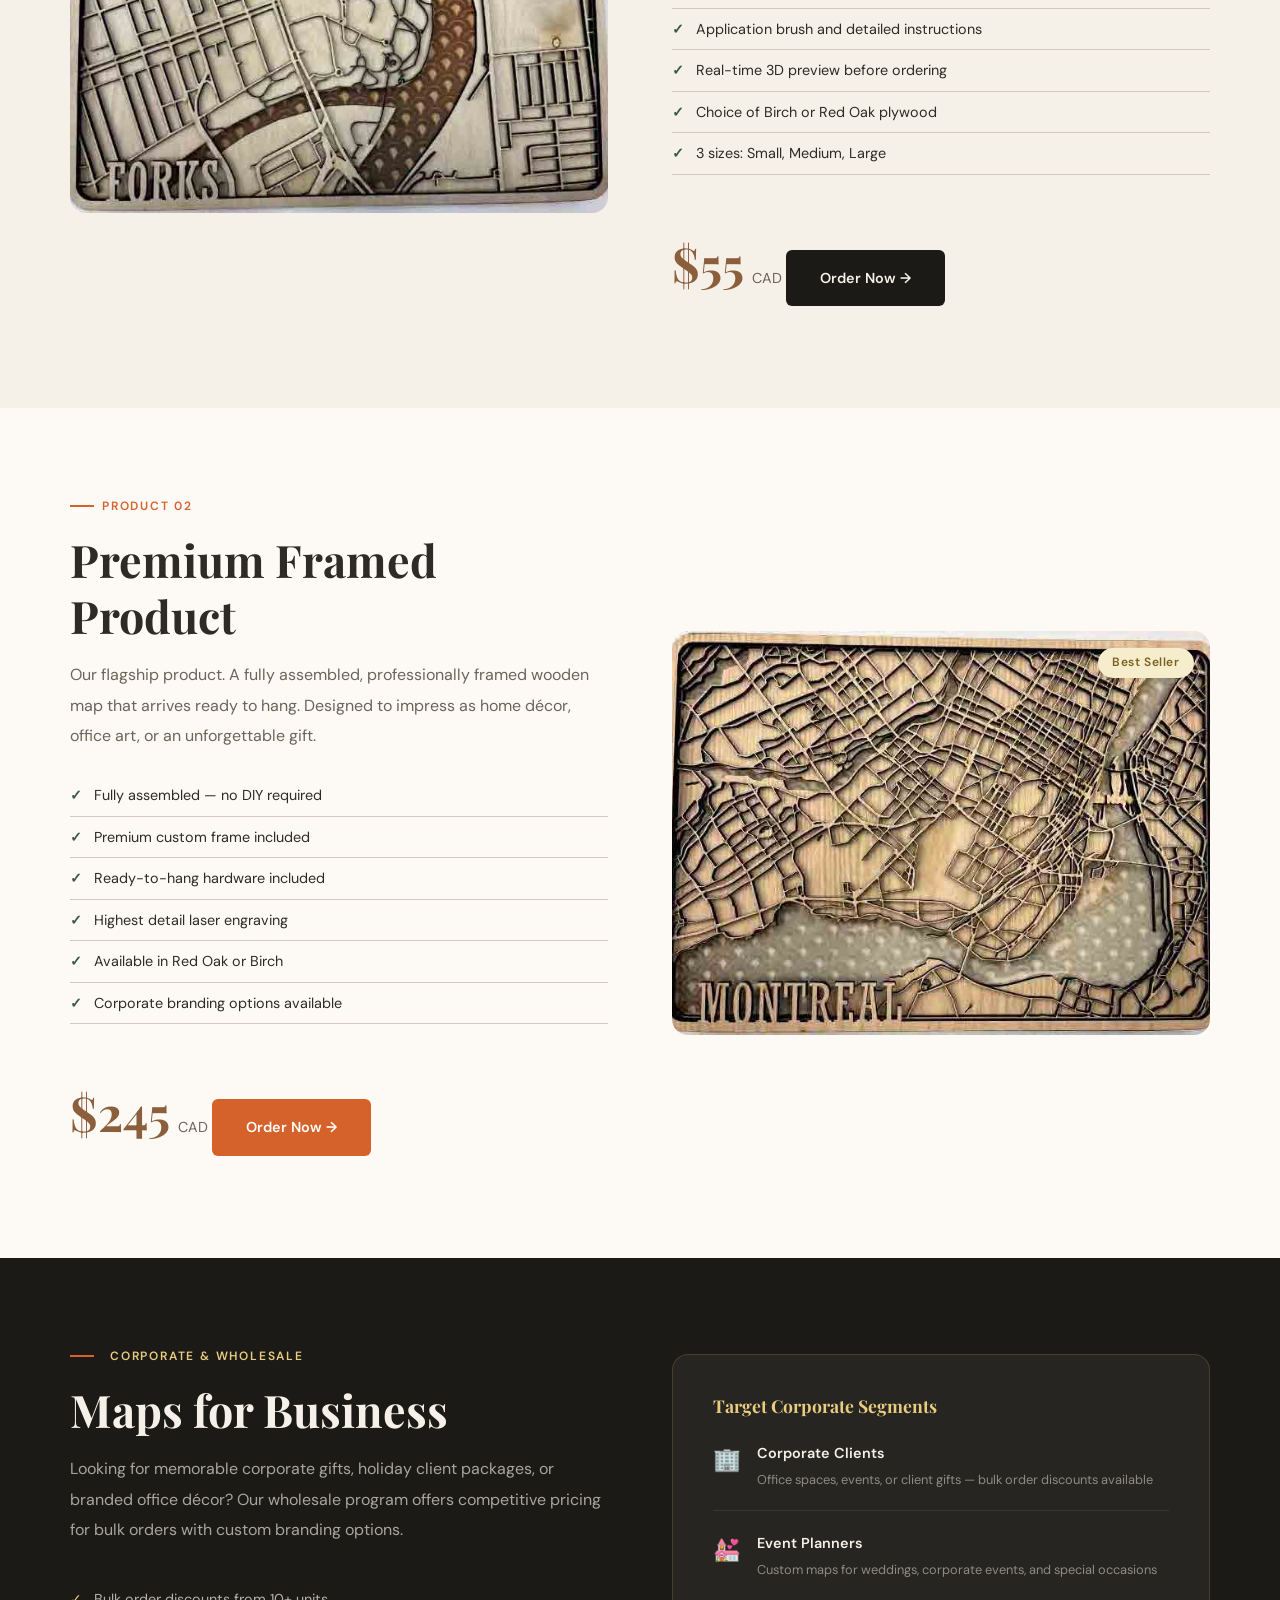
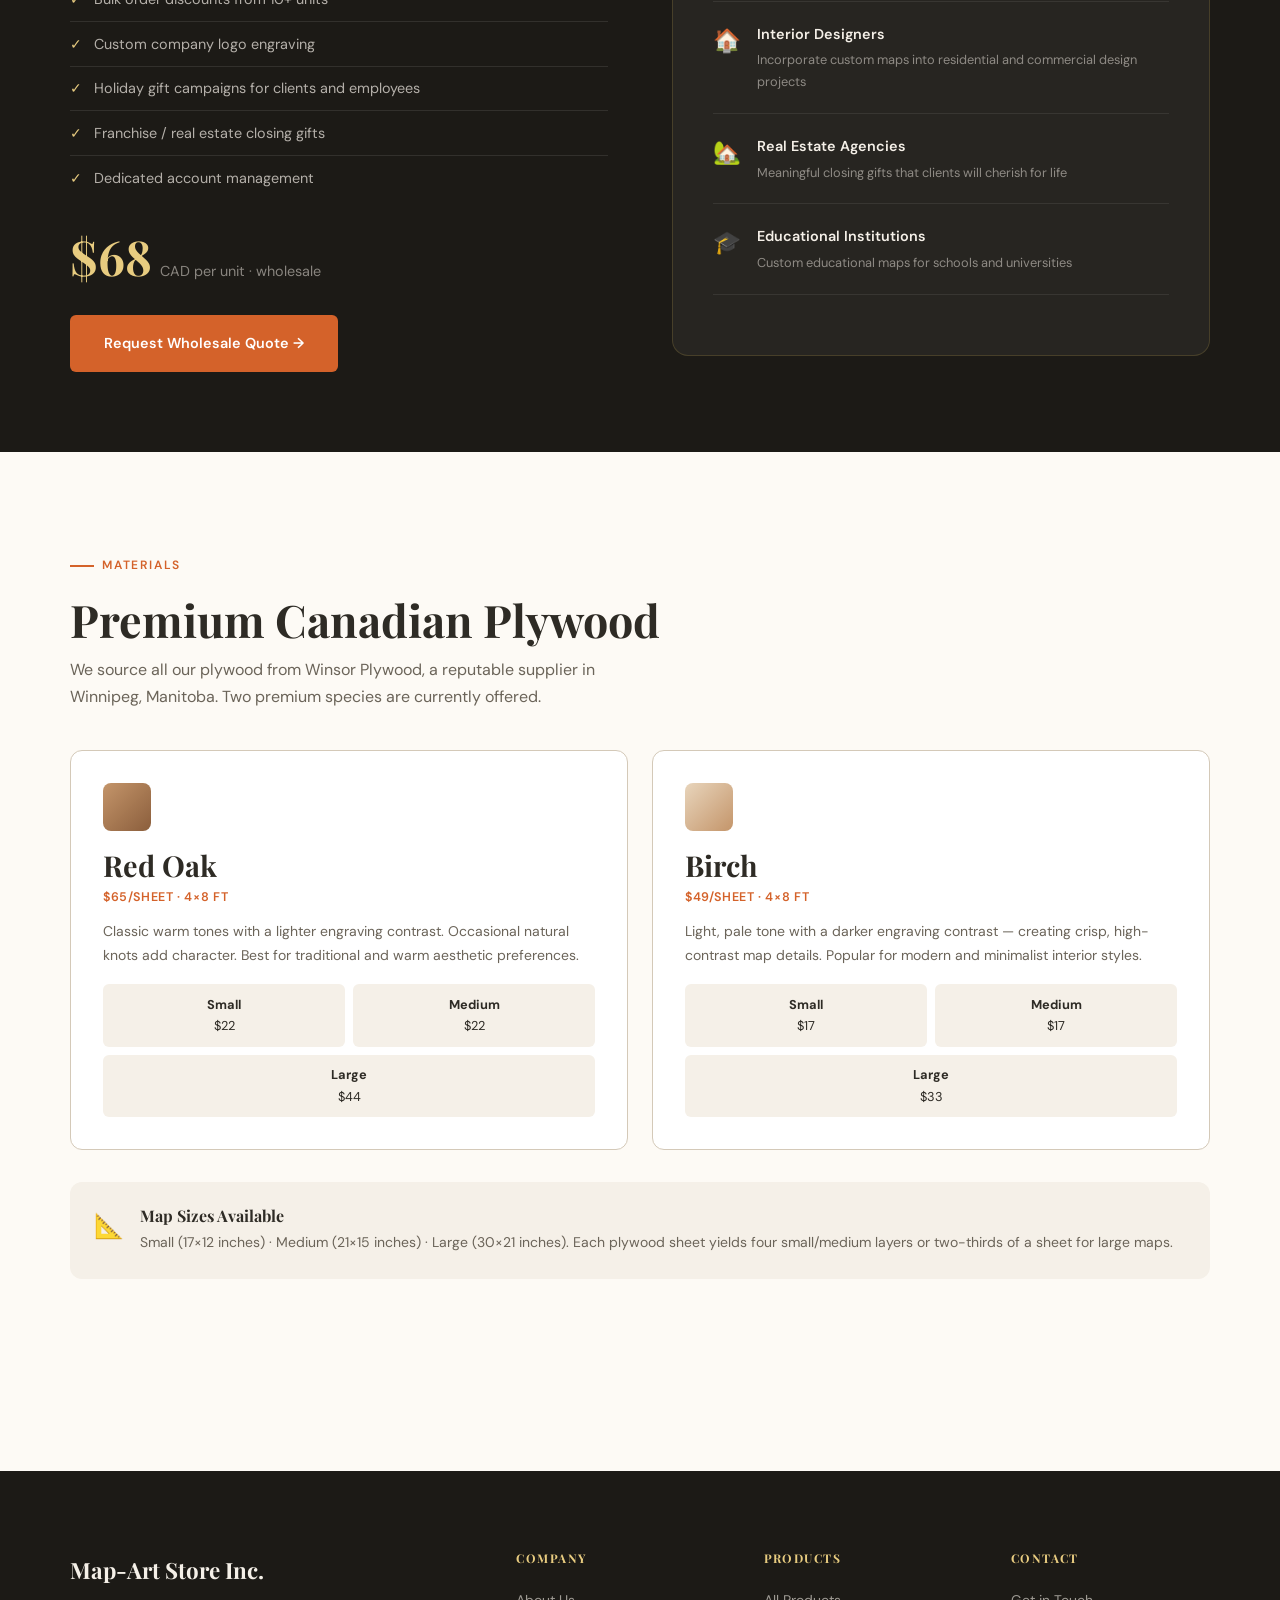
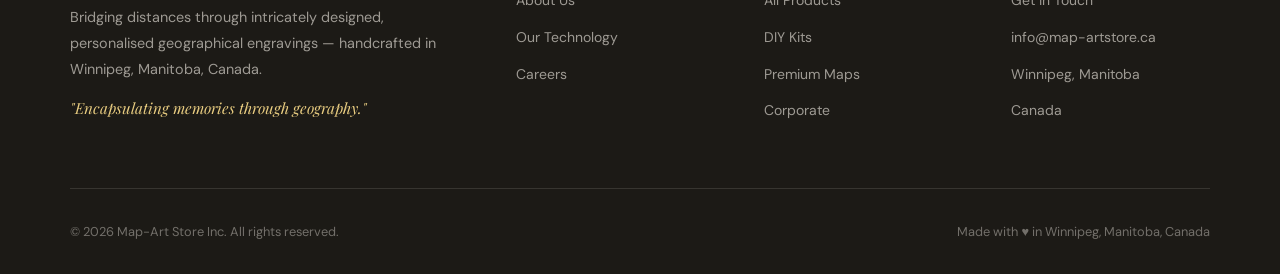
<file: products.html>
<!DOCTYPE html>
<html lang="en">
<head>
<meta charset="UTF-8">
<meta name="viewport" content="width=device-width, initial-scale=1.0">
<title>Products — Map-Art Store Inc.</title>
<link rel="stylesheet" href="css/style.css">
<style>
.product-section { padding: 5rem 5%; }
.product-section:nth-child(even) { background: var(--cream); }
.product-detail-grid { display: grid; grid-template-columns: 1fr 1fr; gap: 4rem; align-items: center; }
.product-visual {
  border-radius: 16px; overflow: hidden;
  background: var(--wood-pale);
  aspect-ratio: 4/3;
  display: flex; align-items: center; justify-content: center;
  position: relative;
}
.product-detail-info h2 { margin-bottom: 1rem; }
.product-detail-info p { margin-bottom: 1rem; line-height: 1.9; }
.product-features { list-style: none; margin: 1.5rem 0; }
.product-features li { padding: 0.5rem 0; border-bottom: 1px solid var(--border); font-size: 0.9rem; display: flex; gap: 0.75rem; align-items: center; }
.product-features li::before { content: '✓'; color: var(--green); font-weight: 700; }
.price-tag { display: inline-flex; align-items: baseline; gap: 0.5rem; margin: 1.5rem 0; }
.price-big { font-family: 'Playfair Display', serif; font-size: 3rem; font-weight: 700; color: var(--wood); }
.price-margin { font-size: 0.9rem; color: var(--text-muted); }

.materials-grid { display: grid; grid-template-columns: repeat(2, 1fr); gap: 1.5rem; margin-top: 2.5rem; }
.material-card { padding: 2rem; border-radius: 12px; border: 1px solid var(--border); background: white; }
.material-swatch { width: 48px; height: 48px; border-radius: 8px; margin-bottom: 1rem; }

@media (max-width: 900px) {
  .product-detail-grid { grid-template-columns: 1fr; }
  .materials-grid { grid-template-columns: 1fr; }
}

/* ===== REAL PRODUCT GALLERY ===== */
.gallery-section { padding: 5rem 5%; background: var(--warm-white); }
.gallery-card {
  background: white; border-radius: 16px; border: 1px solid var(--border);
  overflow: hidden; margin-bottom: 2rem;
  box-shadow: 0 4px 24px var(--shadow);
  transition: box-shadow 0.3s, transform 0.3s;
}
.gallery-card:hover { box-shadow: 0 16px 48px var(--shadow-strong); transform: translateY(-4px); }
.gallery-card-header {
  padding: 1.25rem 1.75rem;
  display: flex; justify-content: space-between; align-items: center;
  flex-wrap: wrap; gap: 1rem;
  border-bottom: 1px solid var(--border);
  background: var(--cream);
}
.gallery-card-header h3 {
  font-family: 'Playfair Display', serif;
  font-size: 1.5rem; margin: 0; color: var(--dark);
}
.gallery-card-header .meta { display: flex; gap: 0.75rem; align-items: center; }
.gallery-pair { display: grid; grid-template-columns: 1fr 1fr; gap: 0; position: relative; }
.gallery-side {
  position: relative; background: var(--cream);
  aspect-ratio: 4/3; overflow: hidden;
}
.gallery-side img {
  width: 100%; height: 100%; object-fit: cover; display: block;
  transition: transform 0.4s ease;
}
.gallery-side:hover img { transform: scale(1.05); }
.gallery-side .stage-label {
  position: absolute; top: 1rem; left: 1rem; z-index: 2;
  background: rgba(28,26,22,0.85); color: var(--gold-light);
  padding: 0.4rem 0.9rem; border-radius: 100px;
  font-size: 0.72rem; font-weight: 600;
  letter-spacing: 0.08em; text-transform: uppercase;
  backdrop-filter: blur(8px);
}
.gallery-side + .gallery-side { border-left: 1px solid var(--border); }
.gallery-arrow {
  position: absolute; top: 50%; left: 50%; transform: translate(-50%, -50%);
  width: 44px; height: 44px; border-radius: 50%;
  background: var(--accent); color: white;
  display: flex; align-items: center; justify-content: center;
  font-size: 1.1rem; font-weight: 700;
  z-index: 3;
  box-shadow: 0 6px 18px rgba(212,98,42,0.45), 0 0 0 4px white;
}
@media (max-width: 700px) {
  .gallery-pair { grid-template-columns: 1fr; }
  .gallery-side + .gallery-side { border-left: none; border-top: 1px solid var(--border); }
  .gallery-arrow { top: 50%; left: 50%; }
}
</style>
</head>
<body>
<div class="page-wrapper">
<nav class="nav" id="mainNav">
  <a href="index.html" class="nav-logo">
    <div class="nav-logo-icon">
      <svg viewBox="0 0 24 24" xmlns="http://www.w3.org/2000/svg">
        <path d="M12 2C8.13 2 5 5.13 5 9c0 5.25 7 13 7 13s7-7.75 7-13c0-3.87-3.13-7-7-7zm0 9.5c-1.38 0-2.5-1.12-2.5-2.5s1.12-2.5 2.5-2.5 2.5 1.12 2.5 2.5-1.12 2.5-2.5 2.5z"/>
      </svg>
    </div>
    Map-Art Store
  </a>

  <button class="hamburger" id="hamburger" aria-label="Menu">
    <span></span><span></span><span></span>
  </button>

  <ul class="nav-links" id="navLinks">
    <li><a href="index.html">Home</a></li>
    <li><a href="about.html">About</a></li>
    <li><a href="products.html" class="active">Products</a></li>
    <li><a href="technology.html">Technology</a></li>
    <li><a href="careers.html">Careers</a></li>
    <li><a href="contact.html" class="nav-cta">Contact Us</a></li>
    <li><a href="products_zh.html" class="lang-switch" title="切换中文">🌐 中文</a></li>
  </ul>
</nav>

<script src="js/main.js"></script>

<div class="page-hero">
  <div class="container">
    <div class="section-label">Our Products</div>
    <h1>Every Map,<br>Perfectly Crafted</h1>
    <p>From DIY kits you assemble at home to fully framed, ready-to-hang pieces &mdash; choose the way you want to bring your map to life.</p>
  </div>
</div>

<!-- PRODUCT OVERVIEW -->
<section class="section">
  <div class="container">
    <div class="section-label">Choose Your Style</div>
    <h2>Two Ways to Own Your Map</h2>
    <p style="max-width:640px;margin-top:.75rem">Whether you love the satisfaction of assembling something with your own hands, or want a finished, frame-ready piece delivered to your door &mdash; we have the right option for you.</p>
    <div style="display:grid;grid-template-columns:repeat(2,1fr);gap:1.5rem;margin-top:2.5rem">
      <a href="#diy" style="background:white;border:1px solid var(--border);border-radius:14px;padding:2rem;text-decoration:none;color:inherit;transition:transform .25s, box-shadow .25s">
        <span class="badge">Starter</span>
        <h3 style="margin:.75rem 0 .5rem">Basic DIY Kit</h3>
        <p style="font-size:.9rem;line-height:1.7;margin-bottom:1rem">Laser-cut wooden map panel plus everything you need to assemble it at home &mdash; wood glue, brush, and clear instructions.</p>
        <div style="font-family:'Playfair Display',serif;font-size:1.6rem;font-weight:700;color:var(--wood)">From $55 <span style="font-size:.8rem;color:var(--text-muted);font-weight:400">CAD</span></div>
      </a>
      <a href="#premium" style="background:var(--dark);color:var(--cream);border-radius:14px;padding:2rem;text-decoration:none;transition:transform .25s, box-shadow .25s">
        <span class="badge-gold badge">Best Seller</span>
        <h3 style="margin:.75rem 0 .5rem;color:var(--cream)">Premium Framed</h3>
        <p style="font-size:.9rem;line-height:1.7;margin-bottom:1rem;color:rgba(245,240,232,.7)">Professionally assembled and framed, ready to hang. The full wall-art experience &mdash; perfect as a gift or centrepiece.</p>
        <div style="font-family:'Playfair Display',serif;font-size:1.6rem;font-weight:700;color:var(--gold-light)">From $245 <span style="font-size:.8rem;color:rgba(245,240,232,.5);font-weight:400">CAD</span></div>
      </a>
    </div>
  </div>
</section>

<!-- REAL PRODUCT GALLERY -->
<section class="gallery-section" id="gallery">
  <div class="container">
    <div class="section-label">Real Product Gallery</div>
    <h2>From Pixel to Plywood</h2>
    <p style="max-width:680px;margin-top:.75rem">Every order begins as a real-time digital preview in our web app. Once approved, it&rsquo;s precision-cut on premium Canadian plywood. Below are five recent customer designs &mdash; see exactly how the on-screen render translates to the finished piece.</p>
    <div style="margin-top:3rem">
      
      <div class="gallery-card">
        <div class="gallery-card-header">
          <div>
            <h3>Countesthorpe</h3>
            <div style="font-size:.78rem;color:var(--text-muted);text-transform:uppercase;letter-spacing:.08em;margin-top:.25rem">Leicestershire, UK</div>
          </div>
          <div class="meta">
            <span class="badge">Birch</span>
          </div>
        </div>
        <div class="gallery-pair">
          <div class="gallery-side">
            <span class="stage-label">① Web Preview</span>
            <img src="photos/Countesthorpe%20Birch%20generated%20image%20preview%20on%20the%20web%20application.jpg" alt="Countesthorpe &mdash; web app preview rendered on Birch" loading="lazy">
          </div>
          <div class="gallery-arrow" aria-hidden="true">→</div>
          <div class="gallery-side">
            <span class="stage-label" style="background:rgba(212,98,42,0.92);color:white">② Laser-Cut Result</span>
            <img src="photos/Countesthorpe%20Birch%20laser%20cut%20map.jpg" alt="Countesthorpe &mdash; finished laser-cut wooden map on Birch" loading="lazy">
          </div>
        </div>
      </div>
      
      <div class="gallery-card">
        <div class="gallery-card-header">
          <div>
            <h3>Breezy Point</h3>
            <div style="font-size:.78rem;color:var(--text-muted);text-transform:uppercase;letter-spacing:.08em;margin-top:.25rem">Manitoba, Canada</div>
          </div>
          <div class="meta">
            <span class="badge">Red Oak</span>
          </div>
        </div>
        <div class="gallery-pair">
          <div class="gallery-side">
            <span class="stage-label">① Web Preview</span>
            <img src="photos/breezy%20point%20red%20oak%20design%20in%20web%20application.jpg" alt="Breezy Point &mdash; web app preview rendered on Red Oak" loading="lazy">
          </div>
          <div class="gallery-arrow" aria-hidden="true">→</div>
          <div class="gallery-side">
            <span class="stage-label" style="background:rgba(212,98,42,0.92);color:white">② Laser-Cut Result</span>
            <img src="photos/breezy%20point%20red%20oak%20laser%20cut%20map.jpg" alt="Breezy Point &mdash; finished laser-cut wooden map on Red Oak" loading="lazy">
          </div>
        </div>
      </div>
      
      <div class="gallery-card">
        <div class="gallery-card-header">
          <div>
            <h3>The Forks</h3>
            <div style="font-size:.78rem;color:var(--text-muted);text-transform:uppercase;letter-spacing:.08em;margin-top:.25rem">Winnipeg, Manitoba</div>
          </div>
          <div class="meta">
            <span class="badge">Birch</span>
          </div>
        </div>
        <div class="gallery-pair">
          <div class="gallery-side">
            <span class="stage-label">① Web Preview</span>
            <img src="photos/forks%20birch%20generated%20image%20preview%20on%20web%20application.jpg" alt="The Forks &mdash; web app preview rendered on Birch" loading="lazy">
          </div>
          <div class="gallery-arrow" aria-hidden="true">→</div>
          <div class="gallery-side">
            <span class="stage-label" style="background:rgba(212,98,42,0.92);color:white">② Laser-Cut Result</span>
            <img src="photos/forks%20birch%20laser%20cut%20map.jpg" alt="The Forks &mdash; finished laser-cut wooden map on Birch" loading="lazy">
          </div>
        </div>
      </div>
      
      <div class="gallery-card">
        <div class="gallery-card-header">
          <div>
            <h3>Hawaiian Islands</h3>
            <div style="font-size:.78rem;color:var(--text-muted);text-transform:uppercase;letter-spacing:.08em;margin-top:.25rem">Hawaii, USA</div>
          </div>
          <div class="meta">
            <span class="badge">Birch</span>
          </div>
        </div>
        <div class="gallery-pair">
          <div class="gallery-side">
            <span class="stage-label">① Web Preview</span>
            <img src="photos/hawaii%20wood%20birch%20design%20in%20web%20application.jpg" alt="Hawaiian Islands &mdash; web app preview rendered on Birch" loading="lazy">
          </div>
          <div class="gallery-arrow" aria-hidden="true">→</div>
          <div class="gallery-side">
            <span class="stage-label" style="background:rgba(212,98,42,0.92);color:white">② Laser-Cut Result</span>
            <img src="photos/hawaii%20wood%20birch%20laser%20cut%20map.jpg" alt="Hawaiian Islands &mdash; finished laser-cut wooden map on Birch" loading="lazy">
          </div>
        </div>
      </div>
      
      <div class="gallery-card">
        <div class="gallery-card-header">
          <div>
            <h3>Montreal</h3>
            <div style="font-size:.78rem;color:var(--text-muted);text-transform:uppercase;letter-spacing:.08em;margin-top:.25rem">Quebec, Canada</div>
          </div>
          <div class="meta">
            <span class="badge">Red Oak</span>
          </div>
        </div>
        <div class="gallery-pair">
          <div class="gallery-side">
            <span class="stage-label">① Web Preview</span>
            <img src="photos/montreal%20wood%20red%20oak%20design%20in%20web%20application.jpg" alt="Montreal &mdash; web app preview rendered on Red Oak" loading="lazy">
          </div>
          <div class="gallery-arrow" aria-hidden="true">→</div>
          <div class="gallery-side">
            <span class="stage-label" style="background:rgba(212,98,42,0.92);color:white">② Laser-Cut Result</span>
            <img src="photos/montreal%20wood%20red%20oak%20laser%20cut%20map.jpg" alt="Montreal &mdash; finished laser-cut wooden map on Red Oak" loading="lazy">
          </div>
        </div>
      </div>
      
    </div>
  </div>
</section>

<!-- PRODUCT 1 -->
<section class="product-section" id="diy">
  <div class="container">
    <div class="product-detail-grid">
      <div class="product-visual" style="padding:0;background:var(--cream)">
        <img src="photos/forks%20birch%20laser%20cut%20map.jpg" alt="DIY Basic Kit &mdash; laser-engraved Birch wooden map of The Forks, Winnipeg" style="width:100%;height:100%;object-fit:cover;display:block">
        <div style="position:absolute;top:1rem;right:1rem"><span class="badge">Starter Range</span></div>
      </div>
      <div class="product-detail-info">
        <div class="section-label">Product 01</div>
        <h2>Basic DIY Kit</h2>
        <p>The perfect entry point into personalised wooden maps. Customers receive all components needed to assemble a beautiful laser-engraved map at home — with the satisfaction of creating something themselves.</p>
        <ul class="product-features">
          <li>Custom laser-engraved wooden map panel</li>
          <li>High-quality Gorilla Wood Glue included</li>
          <li>Application brush and detailed instructions</li>
          <li>Real-time 3D preview before ordering</li>
          <li>Choice of Birch or Red Oak plywood</li>
          <li>3 sizes: Small, Medium, Large</li>
        </ul>
        <div class="price-tag">
          <span class="price-big">$55</span>
          <span class="price-margin">CAD</span>
        </div>
        <a href="contact.html" class="btn btn-dark">Order Now →</a>
      </div>
    </div>
  </div>
</section>

<!-- PRODUCT 2 -->
<section class="product-section" id="premium">
  <div class="container">
    <div class="product-detail-grid" style="direction:rtl">
      <div class="product-visual" style="direction:ltr;padding:0;background:var(--dark)">
        <img src="photos/montreal%20wood%20red%20oak%20laser%20cut%20map.jpg" alt="Premium framed product &mdash; Red Oak laser-engraved map of Montreal" style="width:100%;height:100%;object-fit:cover;display:block">
        <div style="position:absolute;top:1rem;right:1rem"><span class="badge-gold badge">Best Seller</span></div>
      </div>
      <div class="product-detail-info" style="direction:ltr">
        <div class="section-label">Product 02</div>
        <h2>Premium Framed Product</h2>
        <p>Our flagship product. A fully assembled, professionally framed wooden map that arrives ready to hang. Designed to impress as home décor, office art, or an unforgettable gift.</p>
        <ul class="product-features">
          <li>Fully assembled — no DIY required</li>
          <li>Premium custom frame included</li>
          <li>Ready-to-hang hardware included</li>
          <li>Highest detail laser engraving</li>
          <li>Available in Red Oak or Birch</li>
          <li>Corporate branding options available</li>
        </ul>
        <div class="price-tag">
          <span class="price-big">$245</span>
          <span class="price-margin">CAD</span>
        </div>
        <a href="contact.html" class="btn btn-accent">Order Now →</a>
      </div>
    </div>
  </div>
</section>

<!-- CORPORATE -->
<section class="product-section" id="corporate" style="background:var(--dark);color:var(--cream)">
  <div class="container">
    <div style="display:grid;grid-template-columns:1fr 1fr;gap:4rem;align-items:center">
      <div>
        <div class="section-label" style="color:var(--gold-light)"><span style="background:var(--gold-light)"></span>Corporate &amp; Wholesale</div>
        <h2 style="color:var(--cream)">Maps for Business</h2>
        <p style="color:rgba(245,240,232,0.65);margin-top:1rem;line-height:1.9">Looking for memorable corporate gifts, holiday client packages, or branded office décor? Our wholesale program offers competitive pricing for bulk orders with custom branding options.</p>
        <ul style="list-style:none;margin:2rem 0">
          <li style="padding:.6rem 0;border-bottom:1px solid rgba(245,240,232,0.1);font-size:.9rem;color:rgba(245,240,232,0.7);display:flex;gap:.75rem"><span style="color:var(--gold-light)">✓</span> Bulk order discounts from 10+ units</li>
          <li style="padding:.6rem 0;border-bottom:1px solid rgba(245,240,232,0.1);font-size:.9rem;color:rgba(245,240,232,0.7);display:flex;gap:.75rem"><span style="color:var(--gold-light)">✓</span> Custom company logo engraving</li>
          <li style="padding:.6rem 0;border-bottom:1px solid rgba(245,240,232,0.1);font-size:.9rem;color:rgba(245,240,232,0.7);display:flex;gap:.75rem"><span style="color:var(--gold-light)">✓</span> Holiday gift campaigns for clients and employees</li>
          <li style="padding:.6rem 0;border-bottom:1px solid rgba(245,240,232,0.1);font-size:.9rem;color:rgba(245,240,232,0.7);display:flex;gap:.75rem"><span style="color:var(--gold-light)">✓</span> Franchise / real estate closing gifts</li>
          <li style="padding:.6rem 0;font-size:.9rem;color:rgba(245,240,232,0.7);display:flex;gap:.75rem"><span style="color:var(--gold-light)">✓</span> Dedicated account management</li>
        </ul>
        <div style="display:flex;align-items:baseline;gap:.5rem;margin-bottom:2rem">
          <span style="font-family:'Playfair Display',serif;font-size:3rem;font-weight:700;color:var(--gold-light);line-height:1">$68</span>
          <span style="font-size:.9rem;color:rgba(245,240,232,0.5)">CAD per unit · wholesale</span>
        </div>
        <a href="contact.html" class="btn btn-accent">Request Wholesale Quote →</a>
      </div>
      <div>
        <div style="background:rgba(255,255,255,0.05);border:1px solid rgba(201,168,76,0.2);border-radius:16px;padding:2.5rem">
          <h3 style="color:var(--gold-light);margin-bottom:1.5rem;font-size:1.1rem">Target Corporate Segments</h3>
          
          <div style="display:flex;gap:1rem;margin-bottom:1.25rem;padding-bottom:1.25rem;border-bottom:1px solid rgba(255,255,255,0.08)">
            <span style="font-size:1.4rem;flex-shrink:0">🏢</span>
            <div>
              <div style="font-weight:600;font-size:.9rem;color:var(--cream);margin-bottom:.2rem">Corporate Clients</div>
              <div style="font-size:.8rem;color:rgba(245,240,232,0.5)">Office spaces, events, or client gifts — bulk order discounts available</div>
            </div>
          </div>
          
          <div style="display:flex;gap:1rem;margin-bottom:1.25rem;padding-bottom:1.25rem;border-bottom:1px solid rgba(255,255,255,0.08)">
            <span style="font-size:1.4rem;flex-shrink:0">💒</span>
            <div>
              <div style="font-weight:600;font-size:.9rem;color:var(--cream);margin-bottom:.2rem">Event Planners</div>
              <div style="font-size:.8rem;color:rgba(245,240,232,0.5)">Custom maps for weddings, corporate events, and special occasions</div>
            </div>
          </div>
          
          <div style="display:flex;gap:1rem;margin-bottom:1.25rem;padding-bottom:1.25rem;border-bottom:1px solid rgba(255,255,255,0.08)">
            <span style="font-size:1.4rem;flex-shrink:0">🏠</span>
            <div>
              <div style="font-weight:600;font-size:.9rem;color:var(--cream);margin-bottom:.2rem">Interior Designers</div>
              <div style="font-size:.8rem;color:rgba(245,240,232,0.5)">Incorporate custom maps into residential and commercial design projects</div>
            </div>
          </div>
          
          <div style="display:flex;gap:1rem;margin-bottom:1.25rem;padding-bottom:1.25rem;border-bottom:1px solid rgba(255,255,255,0.08)">
            <span style="font-size:1.4rem;flex-shrink:0">🏡</span>
            <div>
              <div style="font-weight:600;font-size:.9rem;color:var(--cream);margin-bottom:.2rem">Real Estate Agencies</div>
              <div style="font-size:.8rem;color:rgba(245,240,232,0.5)">Meaningful closing gifts that clients will cherish for life</div>
            </div>
          </div>
          
          <div style="display:flex;gap:1rem;margin-bottom:1.25rem;padding-bottom:1.25rem;border-bottom:1px solid rgba(255,255,255,0.08)">
            <span style="font-size:1.4rem;flex-shrink:0">🎓</span>
            <div>
              <div style="font-weight:600;font-size:.9rem;color:var(--cream);margin-bottom:.2rem">Educational Institutions</div>
              <div style="font-size:.8rem;color:rgba(245,240,232,0.5)">Custom educational maps for schools and universities</div>
            </div>
          </div>
          
        </div>
      </div>
    </div>
  </div>
</section>

<!-- MATERIALS -->
<section class="section">
  <div class="container">
    <div class="section-label">Materials</div>
    <h2>Premium Canadian Plywood</h2>
    <p style="max-width:600px;margin-top:.5rem">We source all our plywood from Winsor Plywood, a reputable supplier in Winnipeg, Manitoba. Two premium species are currently offered.</p>
    <div class="materials-grid">
      <div class="material-card">
        <div class="material-swatch" style="background:linear-gradient(135deg, #C4956A, #8B5E3C)"></div>
        <h3>Red Oak</h3>
        <p style="color:var(--accent);font-size:0.78rem;font-weight:600;text-transform:uppercase;letter-spacing:0.05em;margin:0.25rem 0 0.75rem">$65/sheet · 4×8 ft</p>
        <p style="font-size:0.875rem;line-height:1.7">Classic warm tones with a lighter engraving contrast. Occasional natural knots add character. Best for traditional and warm aesthetic preferences.</p>
        <div style="margin-top:1rem;display:grid;grid-template-columns:1fr 1fr;gap:.5rem;font-size:.8rem">
          <div style="background:var(--cream);padding:.6rem;border-radius:6px;text-align:center"><strong>Small</strong><br>$22</div>
          <div style="background:var(--cream);padding:.6rem;border-radius:6px;text-align:center"><strong>Medium</strong><br>$22</div>
          <div style="background:var(--cream);padding:.6rem;border-radius:6px;text-align:center;grid-column:span 2"><strong>Large</strong><br>$44</div>
        </div>
      </div>
      <div class="material-card">
        <div class="material-swatch" style="background:linear-gradient(135deg, #E8D5BC, #C4956A)"></div>
        <h3>Birch</h3>
        <p style="color:var(--accent);font-size:0.78rem;font-weight:600;text-transform:uppercase;letter-spacing:0.05em;margin:0.25rem 0 0.75rem">$49/sheet · 4×8 ft</p>
        <p style="font-size:0.875rem;line-height:1.7">Light, pale tone with a darker engraving contrast — creating crisp, high-contrast map details. Popular for modern and minimalist interior styles.</p>
        <div style="margin-top:1rem;display:grid;grid-template-columns:1fr 1fr;gap:.5rem;font-size:.8rem">
          <div style="background:var(--cream);padding:.6rem;border-radius:6px;text-align:center"><strong>Small</strong><br>$17</div>
          <div style="background:var(--cream);padding:.6rem;border-radius:6px;text-align:center"><strong>Medium</strong><br>$17</div>
          <div style="background:var(--cream);padding:.6rem;border-radius:6px;text-align:center;grid-column:span 2"><strong>Large</strong><br>$33</div>
        </div>
      </div>
    </div>
    <div style="background:var(--cream);border-radius:12px;padding:1.5rem;margin-top:2rem;display:flex;gap:1rem;align-items:flex-start">
      <span style="font-size:1.5rem;flex-shrink:0">📐</span>
      <div>
        <h4 style="font-size:1rem;margin-bottom:.3rem">Map Sizes Available</h4>
        <p style="font-size:.875rem">Small (17×12 inches) · Medium (21×15 inches) · Large (30×21 inches). Each plywood sheet yields four small/medium layers or two-thirds of a sheet for large maps.</p>
      </div>
    </div>
  </div>
</section>

<footer class="footer">
  <div class="container">
    <div class="footer-grid">
      <div class="footer-brand">
        <div style="font-family:'Playfair Display',serif;font-size:1.4rem;font-weight:700;color:var(--cream)">Map-Art Store Inc.</div>
        <p>Bridging distances through intricately designed, personalised geographical engravings &mdash; handcrafted in Winnipeg, Manitoba, Canada.</p>
        <p class="tagline">"Encapsulating memories through geography."</p>
      </div>
      <div class="footer-col">
        <h4>Company</h4>
        <ul>
          <li><a href="about.html">About Us</a></li>
          <li><a href="technology.html">Our Technology</a></li>
          <li><a href="careers.html">Careers</a></li>
        </ul>
      </div>
      <div class="footer-col">
        <h4>Products</h4>
        <ul>
          <li><a href="products.html">All Products</a></li>
          <li><a href="products.html#diy">DIY Kits</a></li>
          <li><a href="products.html#premium">Premium Maps</a></li>
          <li><a href="products.html#corporate">Corporate</a></li>
        </ul>
      </div>
      <div class="footer-col">
        <h4>Contact</h4>
        <ul>
          <li><a href="contact.html">Get in Touch</a></li>
          <li><a href="mailto:info@map-artstore.ca">info@map-artstore.ca</a></li>
          <li><a href="#">Winnipeg, Manitoba</a></li>
          <li><a href="#">Canada</a></li>
        </ul>
      </div>
    </div>
    <div class="footer-bottom">
      <p>&copy; 2026 Map-Art Store Inc. All rights reserved.</p>
      <p>Made with ♥ in Winnipeg, Manitoba, Canada</p>
    </div>
  </div>
</footer>
</div>
</body>
</html>
</file>
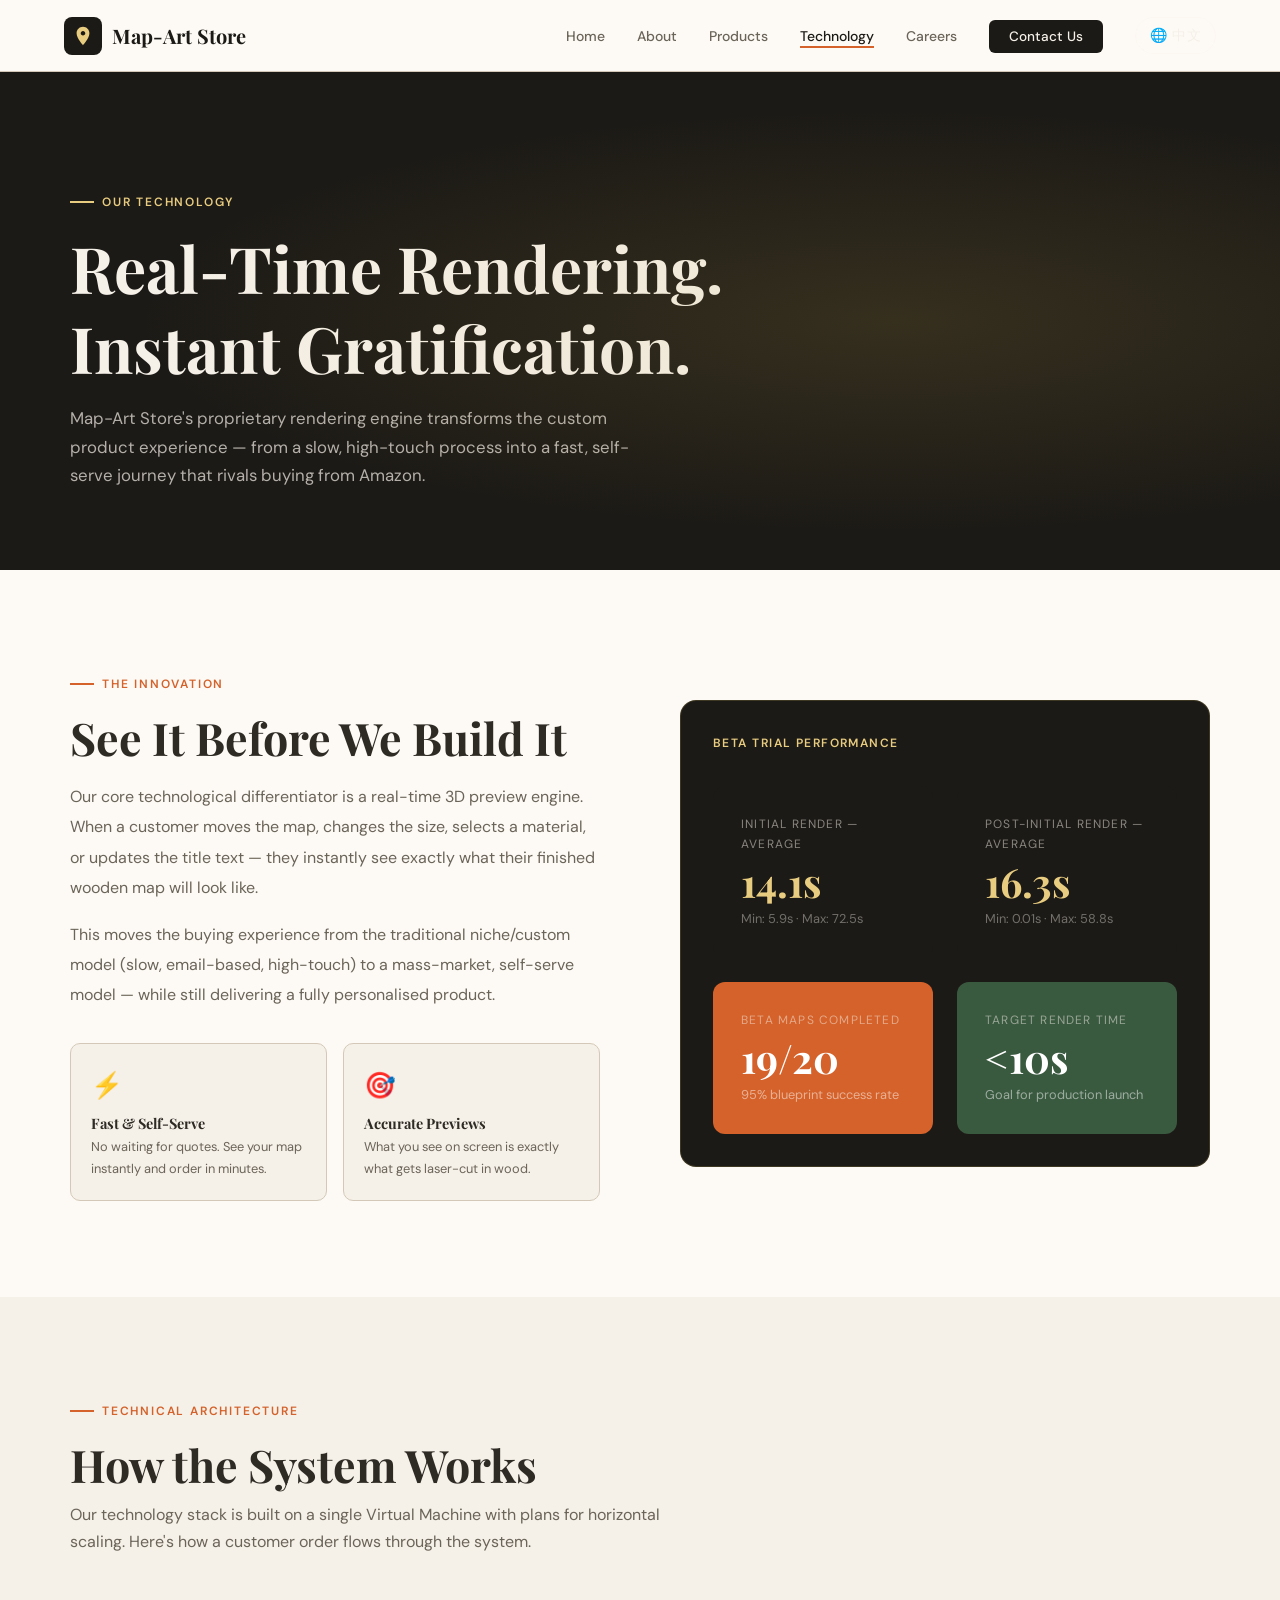
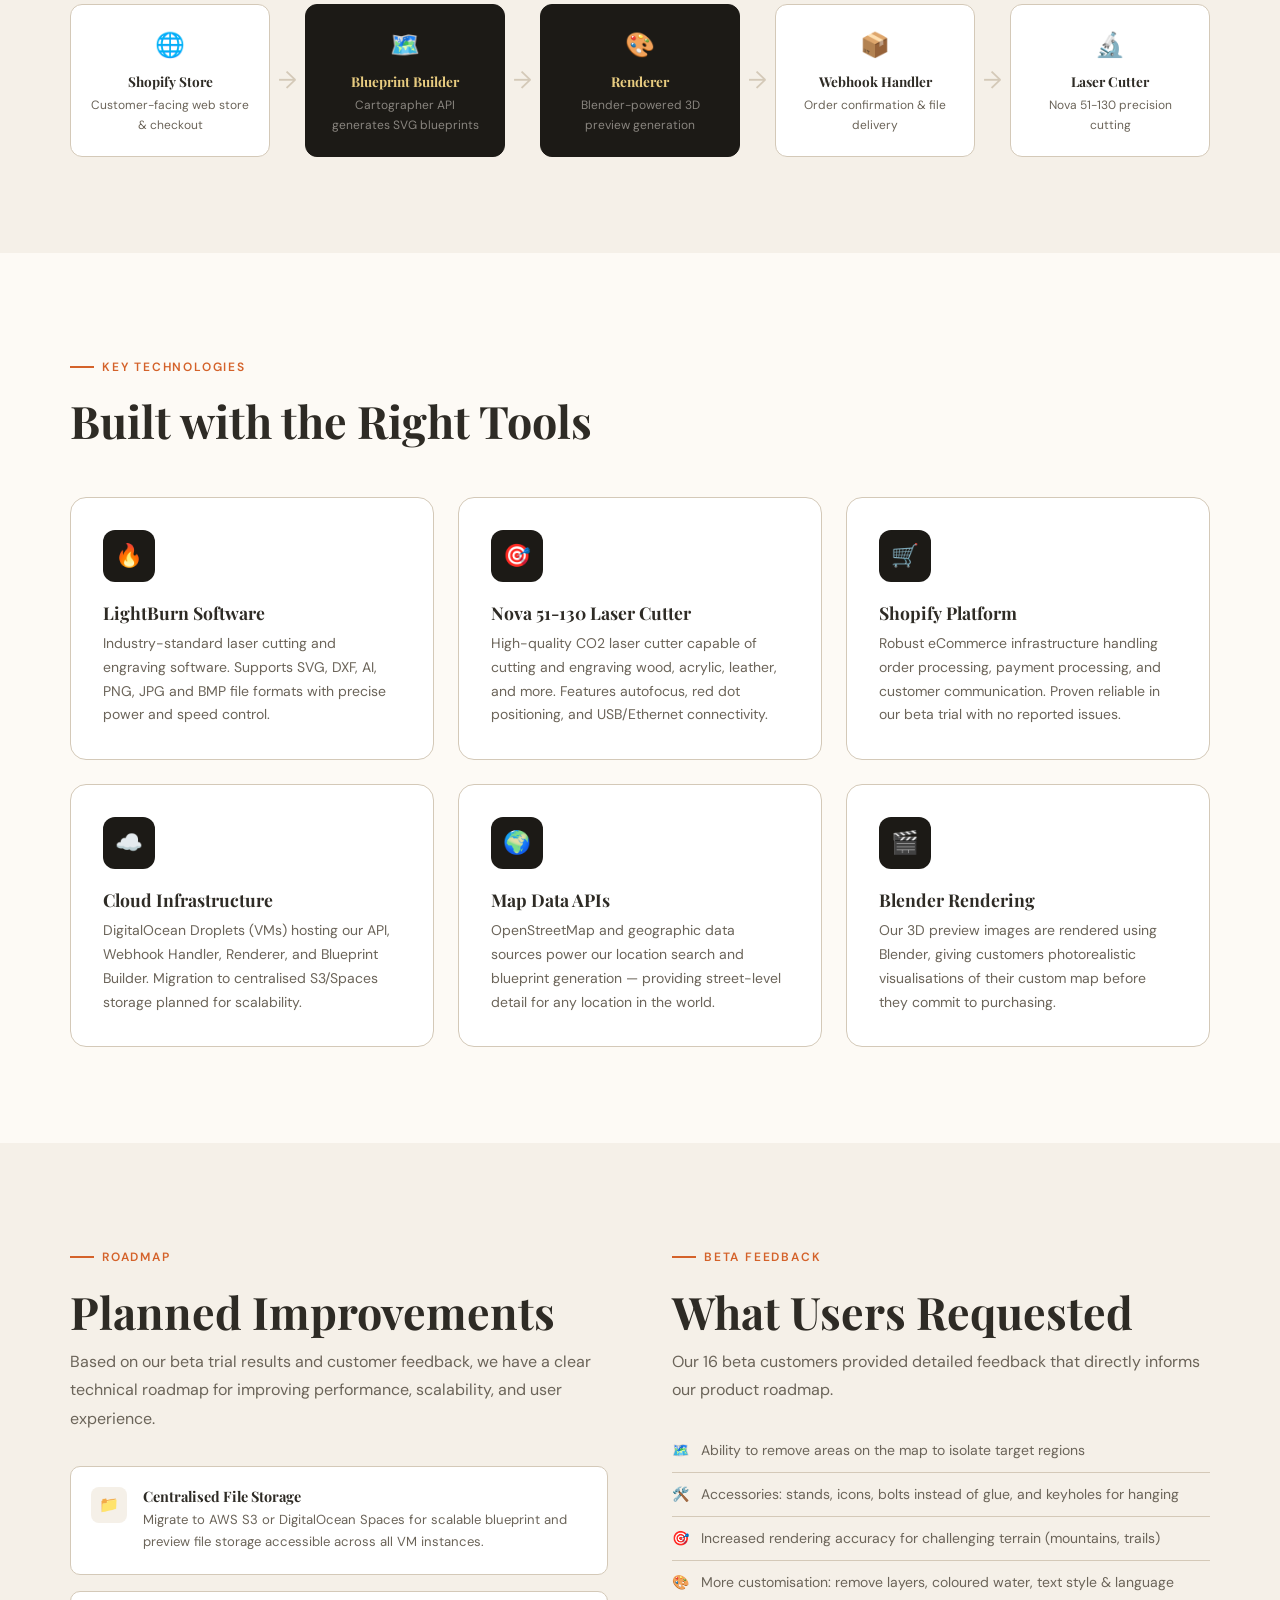
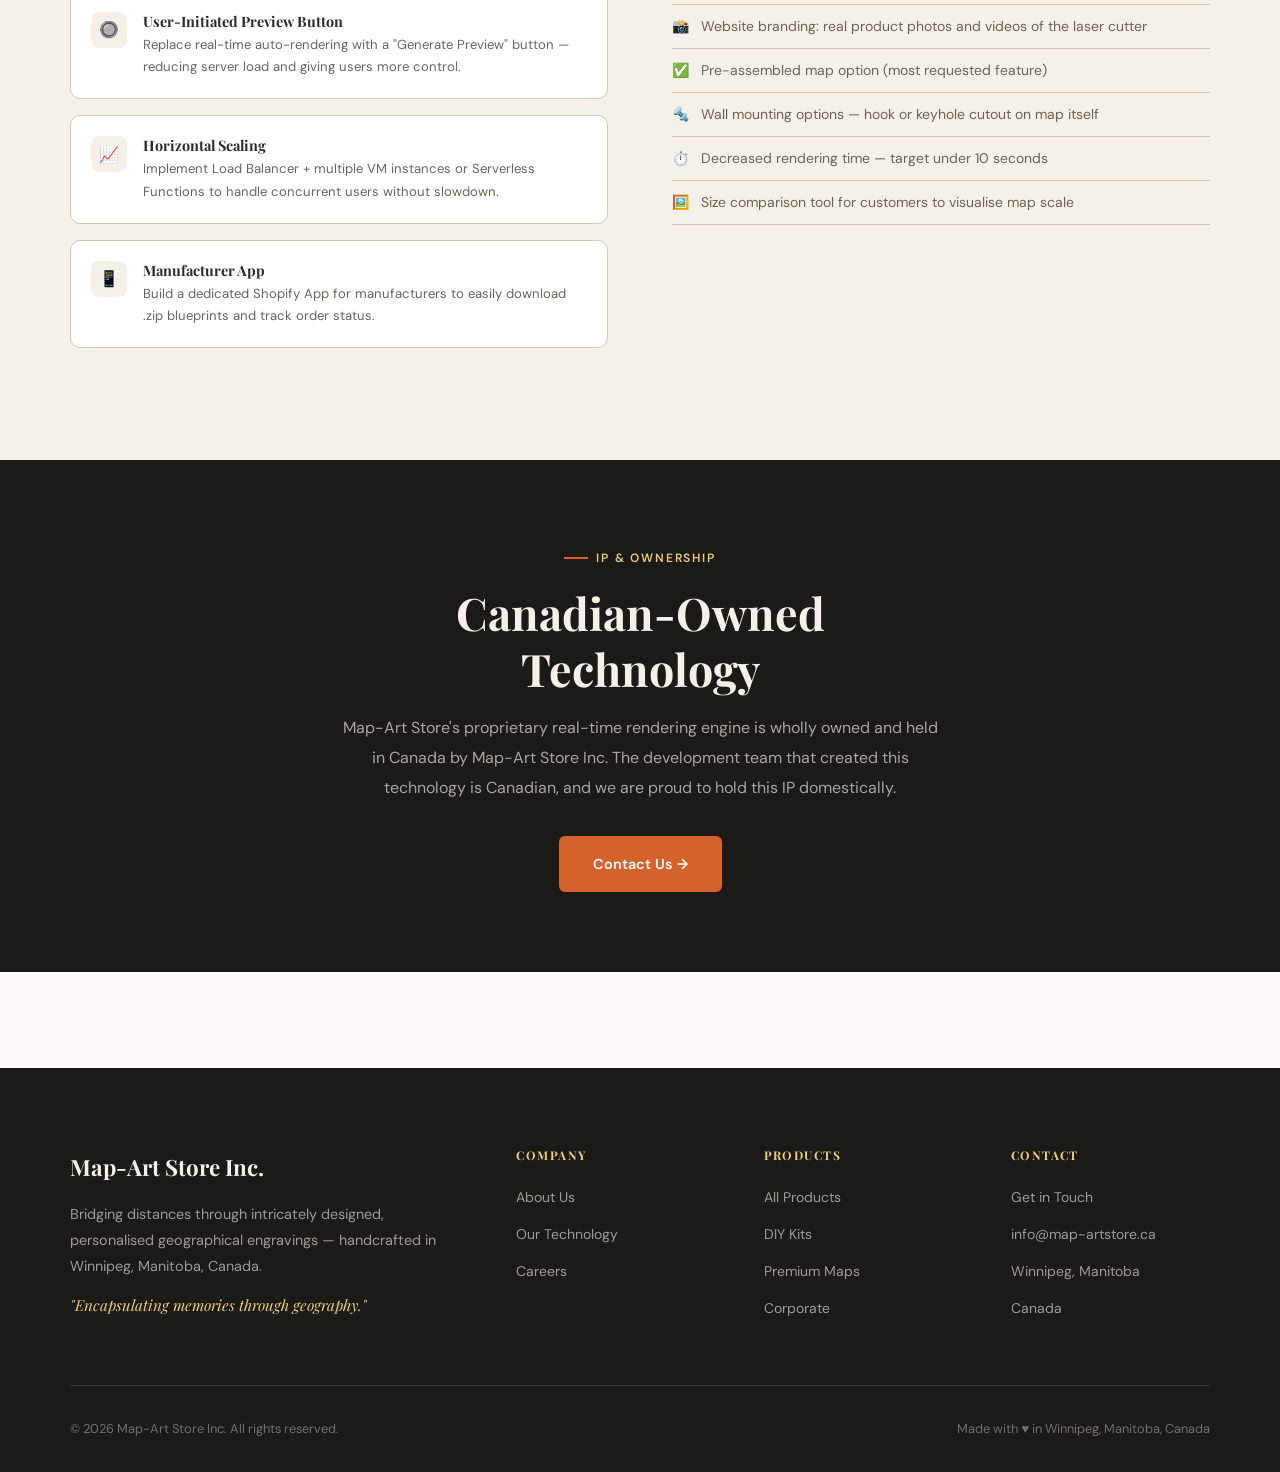
<file: technology.html>
<!DOCTYPE html>
<html lang="en">
<head>
<meta charset="UTF-8">
<meta name="viewport" content="width=device-width, initial-scale=1.0">
<title>Technology — Map-Art Store Inc.</title>
<link rel="stylesheet" href="css/style.css">
<style>
.tech-grid { display: grid; grid-template-columns: repeat(3, 1fr); gap: 1.5rem; margin-top: 3rem; }
.tech-card { background: white; border-radius: 16px; padding: 2rem; border: 1px solid var(--border); }
.tech-card-icon { width: 52px; height: 52px; border-radius: 12px; background: var(--dark); display: flex; align-items: center; justify-content: center; font-size: 1.4rem; margin-bottom: 1.25rem; }
.tech-card h3 { font-size: 1.1rem; margin-bottom: 0.5rem; }
.tech-card p { font-size: 0.875rem; line-height: 1.7; }

.rendering-stats { display: grid; grid-template-columns: repeat(2, 1fr); gap: 1.5rem; margin-top: 2rem; }
.stat-card { background: var(--dark); color: var(--cream); border-radius: 12px; padding: 1.75rem; }
.stat-card .label { font-size: 0.75rem; color: rgba(245,240,232,0.5); text-transform: uppercase; letter-spacing: 0.1em; margin-bottom: 0.5rem; }
.stat-card .value { font-family: 'Playfair Display', serif; font-size: 2.5rem; font-weight: 700; color: var(--gold-light); line-height: 1; }
.stat-card .sub { font-size: 0.8rem; color: rgba(245,240,232,0.4); margin-top: 0.35rem; }

.arch-flow { display: flex; gap: 0; align-items: stretch; margin-top: 3rem; overflow-x: auto; }
.arch-node { background: white; border: 1px solid var(--border); border-radius: 12px; padding: 1.25rem; flex: 1; min-width: 140px; text-align: center; position: relative; }
.arch-node h4 { font-size: 0.85rem; margin-bottom: 0.3rem; }
.arch-node p { font-size: 0.75rem; color: var(--text-muted); }
.arch-arrow { display: flex; align-items: center; padding: 0 0.5rem; font-size: 1.5rem; color: var(--border); flex-shrink: 0; }
.arch-node.highlight-node { background: var(--dark); border-color: var(--dark); }
.arch-node.highlight-node h4 { color: var(--gold-light); }
.arch-node.highlight-node p { color: rgba(245,240,232,0.5); }

.improvement-list { list-style: none; margin-top: 2rem; }
.improvement-list li { padding: 1.25rem; background: white; border-radius: 10px; border: 1px solid var(--border); margin-bottom: 1rem; display: flex; gap: 1rem; align-items: flex-start; }
.improvement-list li .imp-icon { width: 36px; height: 36px; border-radius: 8px; background: var(--cream); display: flex; align-items: center; justify-content: center; font-size: 1rem; flex-shrink: 0; }
.improvement-list li h4 { font-size: 0.9rem; margin-bottom: 0.25rem; }
.improvement-list li p { font-size: 0.82rem; }

@media (max-width: 900px) { .tech-grid { grid-template-columns: 1fr 1fr; } .rendering-stats { grid-template-columns: 1fr; } }
@media (max-width: 600px) { .tech-grid { grid-template-columns: 1fr; } }
</style>
</head>
<body>
<div class="page-wrapper">
<nav class="nav" id="mainNav">
  <a href="index.html" class="nav-logo">
    <div class="nav-logo-icon">
      <svg viewBox="0 0 24 24" xmlns="http://www.w3.org/2000/svg">
        <path d="M12 2C8.13 2 5 5.13 5 9c0 5.25 7 13 7 13s7-7.75 7-13c0-3.87-3.13-7-7-7zm0 9.5c-1.38 0-2.5-1.12-2.5-2.5s1.12-2.5 2.5-2.5 2.5 1.12 2.5 2.5-1.12 2.5-2.5 2.5z"/>
      </svg>
    </div>
    Map-Art Store
  </a>

  <button class="hamburger" id="hamburger" aria-label="Menu">
    <span></span><span></span><span></span>
  </button>

  <ul class="nav-links" id="navLinks">
    <li><a href="index.html">Home</a></li>
    <li><a href="about.html">About</a></li>
    <li><a href="products.html">Products</a></li>
    <li><a href="technology.html" class="active">Technology</a></li>
    <li><a href="careers.html">Careers</a></li>
    <li><a href="contact.html" class="nav-cta">Contact Us</a></li>
    <li><a href="technology_zh.html" class="lang-switch" title="切换中文">🌐 中文</a></li>
  </ul>
</nav>

<script src="js/main.js"></script>

<div class="page-hero">
  <div class="container">
    <div class="section-label">Our Technology</div>
    <h1>Real-Time Rendering.<br>Instant Gratification.</h1>
    <p>Map-Art Store's proprietary rendering engine transforms the custom product experience — from a slow, high-touch process into a fast, self-serve journey that rivals buying from Amazon.</p>
  </div>
</div>

<!-- TECH OVERVIEW -->
<section class="section">
  <div class="container">
    <div style="display:grid;grid-template-columns:1fr 1fr;gap:5rem;align-items:center">
      <div>
        <div class="section-label">The Innovation</div>
        <h2>See It Before We Build It</h2>
        <p style="margin-top:1rem;line-height:1.9">Our core technological differentiator is a real-time 3D preview engine. When a customer moves the map, changes the size, selects a material, or updates the title text — they instantly see exactly what their finished wooden map will look like.</p>
        <p style="margin-top:1rem;line-height:1.9">This moves the buying experience from the traditional niche/custom model (slow, email-based, high-touch) to a mass-market, self-serve model — while still delivering a fully personalised product.</p>
        <div style="display:grid;grid-template-columns:1fr 1fr;gap:1rem;margin-top:2rem">
          <div style="background:var(--cream);padding:1.25rem;border-radius:10px;border:1px solid var(--border)">
            <div style="font-size:1.6rem;margin-bottom:.4rem">⚡</div>
            <h4 style="font-size:.9rem;margin-bottom:.3rem">Fast &amp; Self-Serve</h4>
            <p style="font-size:.8rem">No waiting for quotes. See your map instantly and order in minutes.</p>
          </div>
          <div style="background:var(--cream);padding:1.25rem;border-radius:10px;border:1px solid var(--border)">
            <div style="font-size:1.6rem;margin-bottom:.4rem">🎯</div>
            <h4 style="font-size:.9rem;margin-bottom:.3rem">Accurate Previews</h4>
            <p style="font-size:.8rem">What you see on screen is exactly what gets laser-cut in wood.</p>
          </div>
        </div>
      </div>
      <div>
        <div style="background:var(--dark);border-radius:16px;padding:2rem;border:1px solid rgba(201,168,76,0.2)">
          <div style="font-size:0.75rem;letter-spacing:0.12em;text-transform:uppercase;color:var(--gold-light);margin-bottom:1.5rem;font-weight:600">Beta Trial Performance</div>
          <div class="rendering-stats">
            <div class="stat-card">
              <div class="label">Initial Render — Average</div>
              <div class="value">14.1s</div>
              <div class="sub">Min: 5.9s · Max: 72.5s</div>
            </div>
            <div class="stat-card">
              <div class="label">Post-Initial Render — Average</div>
              <div class="value">16.3s</div>
              <div class="sub">Min: 0.01s · Max: 58.8s</div>
            </div>
            <div class="stat-card" style="background:var(--accent)">
              <div class="label">Beta Maps Completed</div>
              <div class="value" style="color:white">19/20</div>
              <div class="sub" style="color:rgba(255,255,255,0.5)">95% blueprint success rate</div>
            </div>
            <div class="stat-card" style="background:var(--green)">
              <div class="label">Target Render Time</div>
              <div class="value" style="color:white">&lt;10s</div>
              <div class="sub" style="color:rgba(255,255,255,0.5)">Goal for production launch</div>
            </div>
          </div>
        </div>
      </div>
    </div>
  </div>
</section>

<!-- TECH STACK -->
<section class="section" style="background:var(--cream)">
  <div class="container">
    <div class="section-label">Technical Architecture</div>
    <h2>How the System Works</h2>
    <p style="max-width:600px;margin-top:.5rem">Our technology stack is built on a single Virtual Machine with plans for horizontal scaling. Here's how a customer order flows through the system.</p>
    <div class="arch-flow">
      <div class="arch-node">
        <div style="font-size:1.5rem;margin-bottom:.5rem">🌐</div>
        <h4>Shopify Store</h4>
        <p>Customer-facing web store &amp; checkout</p>
      </div>
      <div class="arch-arrow">→</div>
      <div class="arch-node highlight-node">
        <div style="font-size:1.5rem;margin-bottom:.5rem">🗺️</div>
        <h4>Blueprint Builder</h4>
        <p>Cartographer API generates SVG blueprints</p>
      </div>
      <div class="arch-arrow">→</div>
      <div class="arch-node highlight-node">
        <div style="font-size:1.5rem;margin-bottom:.5rem">🎨</div>
        <h4>Renderer</h4>
        <p>Blender-powered 3D preview generation</p>
      </div>
      <div class="arch-arrow">→</div>
      <div class="arch-node">
        <div style="font-size:1.5rem;margin-bottom:.5rem">📦</div>
        <h4>Webhook Handler</h4>
        <p>Order confirmation &amp; file delivery</p>
      </div>
      <div class="arch-arrow">→</div>
      <div class="arch-node">
        <div style="font-size:1.5rem;margin-bottom:.5rem">🔬</div>
        <h4>Laser Cutter</h4>
        <p>Nova 51-130 precision cutting</p>
      </div>
    </div>
  </div>
</section>

<!-- TECH COMPONENTS -->
<section class="section">
  <div class="container">
    <div class="section-label">Key Technologies</div>
    <h2>Built with the Right Tools</h2>
    <div class="tech-grid">
      <div class="tech-card">
        <div class="tech-card-icon">🔥</div>
        <h3>LightBurn Software</h3>
        <p>Industry-standard laser cutting and engraving software. Supports SVG, DXF, AI, PNG, JPG and BMP file formats with precise power and speed control.</p>
      </div>
      <div class="tech-card">
        <div class="tech-card-icon">🎯</div>
        <h3>Nova 51-130 Laser Cutter</h3>
        <p>High-quality CO2 laser cutter capable of cutting and engraving wood, acrylic, leather, and more. Features autofocus, red dot positioning, and USB/Ethernet connectivity.</p>
      </div>
      <div class="tech-card">
        <div class="tech-card-icon">🛒</div>
        <h3>Shopify Platform</h3>
        <p>Robust eCommerce infrastructure handling order processing, payment processing, and customer communication. Proven reliable in our beta trial with no reported issues.</p>
      </div>
      <div class="tech-card">
        <div class="tech-card-icon">☁️</div>
        <h3>Cloud Infrastructure</h3>
        <p>DigitalOcean Droplets (VMs) hosting our API, Webhook Handler, Renderer, and Blueprint Builder. Migration to centralised S3/Spaces storage planned for scalability.</p>
      </div>
      <div class="tech-card">
        <div class="tech-card-icon">🌍</div>
        <h3>Map Data APIs</h3>
        <p>OpenStreetMap and geographic data sources power our location search and blueprint generation — providing street-level detail for any location in the world.</p>
      </div>
      <div class="tech-card">
        <div class="tech-card-icon">🎬</div>
        <h3>Blender Rendering</h3>
        <p>Our 3D preview images are rendered using Blender, giving customers photorealistic visualisations of their custom map before they commit to purchasing.</p>
      </div>
    </div>
  </div>
</section>

<!-- IMPROVEMENTS -->
<section class="section" style="background:var(--cream)">
  <div class="container">
    <div style="display:grid;grid-template-columns:1fr 1fr;gap:4rem">
      <div>
        <div class="section-label">Roadmap</div>
        <h2>Planned Improvements</h2>
        <p style="margin-top:.5rem;line-height:1.8">Based on our beta trial results and customer feedback, we have a clear technical roadmap for improving performance, scalability, and user experience.</p>
        <ul class="improvement-list">
          <li><div class="imp-icon">📁</div><div><h4>Centralised File Storage</h4><p>Migrate to AWS S3 or DigitalOcean Spaces for scalable blueprint and preview file storage accessible across all VM instances.</p></div></li>
          <li><div class="imp-icon">🔘</div><div><h4>User-Initiated Preview Button</h4><p>Replace real-time auto-rendering with a "Generate Preview" button — reducing server load and giving users more control.</p></div></li>
          <li><div class="imp-icon">📈</div><div><h4>Horizontal Scaling</h4><p>Implement Load Balancer + multiple VM instances or Serverless Functions to handle concurrent users without slowdown.</p></div></li>
          <li><div class="imp-icon">📱</div><div><h4>Manufacturer App</h4><p>Build a dedicated Shopify App for manufacturers to easily download .zip blueprints and track order status.</p></div></li>
        </ul>
      </div>
      <div>
        <div class="section-label">Beta Feedback</div>
        <h2>What Users Requested</h2>
        <p style="margin-top:.5rem;line-height:1.8">Our 16 beta customers provided detailed feedback that directly informs our product roadmap.</p>
        <ul style="list-style:none;margin-top:1.5rem"><li style="display:flex;gap:.75rem;padding:.6rem 0;border-bottom:1px solid var(--border);font-size:.875rem;color:var(--text-muted)"><span>🗺️</span><span>Ability to remove areas on the map to isolate target regions</span></li><li style="display:flex;gap:.75rem;padding:.6rem 0;border-bottom:1px solid var(--border);font-size:.875rem;color:var(--text-muted)"><span>🛠️</span><span>Accessories: stands, icons, bolts instead of glue, and keyholes for hanging</span></li><li style="display:flex;gap:.75rem;padding:.6rem 0;border-bottom:1px solid var(--border);font-size:.875rem;color:var(--text-muted)"><span>🎯</span><span>Increased rendering accuracy for challenging terrain (mountains, trails)</span></li><li style="display:flex;gap:.75rem;padding:.6rem 0;border-bottom:1px solid var(--border);font-size:.875rem;color:var(--text-muted)"><span>🎨</span><span>More customisation: remove layers, coloured water, text style &amp; language</span></li><li style="display:flex;gap:.75rem;padding:.6rem 0;border-bottom:1px solid var(--border);font-size:.875rem;color:var(--text-muted)"><span>📸</span><span>Website branding: real product photos and videos of the laser cutter</span></li><li style="display:flex;gap:.75rem;padding:.6rem 0;border-bottom:1px solid var(--border);font-size:.875rem;color:var(--text-muted)"><span>✅</span><span>Pre-assembled map option (most requested feature)</span></li><li style="display:flex;gap:.75rem;padding:.6rem 0;border-bottom:1px solid var(--border);font-size:.875rem;color:var(--text-muted)"><span>🔩</span><span>Wall mounting options — hook or keyhole cutout on map itself</span></li><li style="display:flex;gap:.75rem;padding:.6rem 0;border-bottom:1px solid var(--border);font-size:.875rem;color:var(--text-muted)"><span>⏱️</span><span>Decreased rendering time — target under 10 seconds</span></li><li style="display:flex;gap:.75rem;padding:.6rem 0;border-bottom:1px solid var(--border);font-size:.875rem;color:var(--text-muted)"><span>🖼️</span><span>Size comparison tool for customers to visualise map scale</span></li></ul>
      </div>
    </div>
  </div>
</section>

<div style="background:var(--dark);padding:5rem 5%;text-align:center">
  <div class="container" style="max-width:600px">
    <div class="section-label" style="justify-content:center;color:var(--gold-light)">IP &amp; Ownership</div>
    <h2 style="color:var(--cream)">Canadian-Owned Technology</h2>
    <p style="color:rgba(245,240,232,0.65);margin:1rem 0 2rem;line-height:1.9">Map-Art Store's proprietary real-time rendering engine is wholly owned and held in Canada by Map-Art Store Inc. The development team that created this technology is Canadian, and we are proud to hold this IP domestically.</p>
    <a href="contact.html" class="btn btn-accent">Contact Us →</a>
  </div>
</div>

<footer class="footer">
  <div class="container">
    <div class="footer-grid">
      <div class="footer-brand">
        <div style="font-family:'Playfair Display',serif;font-size:1.4rem;font-weight:700;color:var(--cream)">Map-Art Store Inc.</div>
        <p>Bridging distances through intricately designed, personalised geographical engravings &mdash; handcrafted in Winnipeg, Manitoba, Canada.</p>
        <p class="tagline">"Encapsulating memories through geography."</p>
      </div>
      <div class="footer-col">
        <h4>Company</h4>
        <ul>
          <li><a href="about.html">About Us</a></li>
          <li><a href="technology.html">Our Technology</a></li>
          <li><a href="careers.html">Careers</a></li>
        </ul>
      </div>
      <div class="footer-col">
        <h4>Products</h4>
        <ul>
          <li><a href="products.html">All Products</a></li>
          <li><a href="products.html#diy">DIY Kits</a></li>
          <li><a href="products.html#premium">Premium Maps</a></li>
          <li><a href="products.html#corporate">Corporate</a></li>
        </ul>
      </div>
      <div class="footer-col">
        <h4>Contact</h4>
        <ul>
          <li><a href="contact.html">Get in Touch</a></li>
          <li><a href="mailto:info@map-artstore.ca">info@map-artstore.ca</a></li>
          <li><a href="#">Winnipeg, Manitoba</a></li>
          <li><a href="#">Canada</a></li>
        </ul>
      </div>
    </div>
    <div class="footer-bottom">
      <p>&copy; 2026 Map-Art Store Inc. All rights reserved.</p>
      <p>Made with ♥ in Winnipeg, Manitoba, Canada</p>
    </div>
  </div>
</footer>
</div>
</body>
</html>
</file>
<file: css/style.css>
/* ===== MAP-ART STORE INC. — GLOBAL STYLES ===== */

@import url('https://fonts.googleapis.com/css2?family=Playfair+Display:ital,wght@0,400;0,600;0,700;1,400&family=DM+Sans:wght@300;400;500;600&display=swap');

:root {
  --cream: #F5F0E8;
  --warm-white: #FDFAF5;
  --dark: #1C1A16;
  --charcoal: #2E2B25;
  --wood: #8B5E3C;
  --wood-light: #C4956A;
  --wood-pale: #E8D5BC;
  --accent: #D4622A;
  --accent-light: #F08B5E;
  --gold: #C9A84C;
  --gold-light: #E8CC80;
  --green: #3A5A40;
  --text: #2E2B25;
  --text-muted: #6B6459;
  --border: #D4C9B8;
  --shadow: rgba(44, 36, 24, 0.12);
  --shadow-strong: rgba(44, 36, 24, 0.25);
}

*, *::before, *::after { box-sizing: border-box; margin: 0; padding: 0; }

html { scroll-behavior: smooth; }

body {
  font-family: 'DM Sans', sans-serif;
  background: var(--warm-white);
  color: var(--text);
  line-height: 1.7;
  overflow-x: hidden;
}

/* ===== TYPOGRAPHY ===== */
h1, h2, h3, h4 { font-family: 'Playfair Display', serif; line-height: 1.25; }
h1 { font-size: clamp(2.2rem, 5vw, 4rem); }
h2 { font-size: clamp(1.8rem, 3.5vw, 2.8rem); }
h3 { font-size: clamp(1.3rem, 2.5vw, 1.8rem); }
h4 { font-size: 1.2rem; }
p { color: var(--text-muted); }
a { color: inherit; text-decoration: none; }

/* ===== NAV ===== */
.nav {
  position: fixed; top: 0; left: 0; right: 0; z-index: 1000;
  padding: 0 5%;
  display: flex; align-items: center; justify-content: space-between;
  height: 72px;
  background: rgba(253, 250, 245, 0.92);
  backdrop-filter: blur(16px);
  border-bottom: 1px solid var(--border);
  transition: box-shadow 0.3s;
}
.nav.scrolled { box-shadow: 0 2px 30px var(--shadow); }

.nav-logo {
  display: flex; align-items: center; gap: 10px;
  font-family: 'Playfair Display', serif;
  font-size: 1.25rem; font-weight: 700; color: var(--dark);
}
.nav-logo-icon {
  width: 38px; height: 38px;
  background: var(--dark);
  border-radius: 8px;
  display: flex; align-items: center; justify-content: center;
}
.nav-logo-icon svg { width: 22px; height: 22px; fill: var(--gold-light); }

.nav-links {
  display: flex; align-items: center; gap: 2rem;
  list-style: none;
}
.nav-links a {
  font-size: 0.875rem; font-weight: 500; color: var(--text-muted);
  transition: color 0.2s; position: relative;
}
.nav-links a::after {
  content: ''; position: absolute; bottom: -3px; left: 0; right: 0;
  height: 2px; background: var(--accent);
  transform: scaleX(0); transition: transform 0.25s;
}
.nav-links a:hover, .nav-links a.active { color: var(--dark); }
.nav-links a:hover::after, .nav-links a.active::after { transform: scaleX(1); }

.nav-cta {
  background: var(--dark); color: var(--cream) !important;
  padding: 0.5rem 1.25rem; border-radius: 6px;
  font-size: 0.85rem !important; font-weight: 500 !important;
  transition: background 0.2s, transform 0.15s !important;
}
.nav-cta:hover { background: var(--accent) !important; transform: translateY(-1px); }
.nav-cta::after { display: none !important; }

.hamburger {
  display: none; flex-direction: column; gap: 5px;
  cursor: pointer; padding: 4px; background: none; border: none;
}
.hamburger span {
  width: 24px; height: 2px; background: var(--dark); transition: 0.3s; display: block;
}
.hamburger.open span:nth-child(1) { transform: translateY(7px) rotate(45deg); }
.hamburger.open span:nth-child(2) { opacity: 0; }
.hamburger.open span:nth-child(3) { transform: translateY(-7px) rotate(-45deg); }

@media (max-width: 768px) {
  .hamburger { display: flex; }
  .nav-links {
    display: none; position: fixed; top: 72px; left: 0; right: 0;
    flex-direction: column; gap: 0;
    background: var(--warm-white);
    border-bottom: 1px solid var(--border);
    padding: 1rem 0;
    box-shadow: 0 10px 30px var(--shadow);
  }
  .nav-links.open { display: flex; }
  .nav-links li { width: 100%; text-align: center; padding: 0.75rem 5%; }
  .nav-links a { font-size: 1rem !important; }
  .nav-cta { display: inline-block; margin: 0.5rem 0; }
}

/* ===== FOOTER ===== */
.footer {
  background: var(--dark);
  color: var(--cream);
  padding: 5rem 5% 2rem;
  margin-top: 6rem;
}
.footer-grid {
  display: grid; grid-template-columns: 2fr 1fr 1fr 1fr;
  gap: 3rem; margin-bottom: 4rem;
}
.footer-brand p { color: rgba(245,240,232,0.6); font-size: 0.9rem; margin-top: 1rem; line-height: 1.8; }
.footer-brand .tagline { font-family: 'Playfair Display', serif; font-style: italic; font-size: 0.95rem; color: var(--gold-light); margin-top: 0.75rem; }
.footer-col h4 { font-size: 0.75rem; letter-spacing: 0.12em; text-transform: uppercase; color: var(--gold-light); margin-bottom: 1.25rem; }
.footer-col ul { list-style: none; }
.footer-col ul li + li { margin-top: 0.6rem; }
.footer-col ul a { color: rgba(245,240,232,0.6); font-size: 0.875rem; transition: color 0.2s; }
.footer-col ul a:hover { color: var(--cream); }
.footer-bottom {
  border-top: 1px solid rgba(245,240,232,0.12);
  padding-top: 2rem;
  display: flex; justify-content: space-between; align-items: center;
  flex-wrap: wrap; gap: 1rem;
}
.footer-bottom p { font-size: 0.8rem; color: rgba(245,240,232,0.4); }

@media (max-width: 900px) {
  .footer-grid { grid-template-columns: 1fr 1fr; }
}
@media (max-width: 560px) {
  .footer-grid { grid-template-columns: 1fr; }
  .footer-bottom { flex-direction: column; text-align: center; }
}

/* ===== SHARED COMPONENTS ===== */
.page-wrapper { padding-top: 72px; }

.section { padding: 6rem 5%; }
.section-sm { padding: 4rem 5%; }

.container { max-width: 1140px; margin: 0 auto; }

.section-label {
  display: inline-flex; align-items: center; gap: 0.5rem;
  font-size: 0.75rem; font-weight: 600; letter-spacing: 0.15em;
  text-transform: uppercase; color: var(--accent);
  margin-bottom: 1rem;
}
.section-label::before {
  content: ''; width: 24px; height: 2px; background: var(--accent);
}

.btn {
  display: inline-flex; align-items: center; gap: 0.5rem;
  padding: 0.875rem 2rem; border-radius: 6px;
  font-family: 'DM Sans', sans-serif; font-size: 0.9rem; font-weight: 600;
  cursor: pointer; transition: all 0.2s; border: 2px solid transparent;
}
.btn-dark {
  background: var(--dark); color: var(--cream);
}
.btn-dark:hover { background: var(--accent); transform: translateY(-2px); box-shadow: 0 8px 24px var(--shadow-strong); }
.btn-outline {
  background: transparent; color: var(--dark); border-color: var(--dark);
}
.btn-outline:hover { background: var(--dark); color: var(--cream); transform: translateY(-2px); }
.btn-accent {
  background: var(--accent); color: white;
}
.btn-accent:hover { background: #b8511f; transform: translateY(-2px); box-shadow: 0 8px 24px rgba(212,98,42,0.35); }

.card {
  background: white; border-radius: 16px;
  border: 1px solid var(--border);
  overflow: hidden;
  transition: transform 0.3s, box-shadow 0.3s;
}
.card:hover { transform: translateY(-6px); box-shadow: 0 20px 50px var(--shadow); }

.badge {
  display: inline-block; padding: 0.3rem 0.9rem;
  background: var(--wood-pale); color: var(--wood);
  font-size: 0.75rem; font-weight: 600; letter-spacing: 0.05em;
  border-radius: 100px;
}
.badge-green { background: #D4EAD8; color: var(--green); }
.badge-gold { background: #F5EDCC; color: #7A6020; }

/* ===== WOOD TEXTURE DIVIDER ===== */
.wood-divider {
  height: 4px;
  background: linear-gradient(90deg, var(--wood-pale), var(--wood-light), var(--wood), var(--wood-light), var(--wood-pale));
  border-radius: 2px;
}

/* ===== ANIMATIONS ===== */
@keyframes fadeUp {
  from { opacity: 0; transform: translateY(30px); }
  to { opacity: 1; transform: translateY(0); }
}
@keyframes fadeIn {
  from { opacity: 0; } to { opacity: 1; }
}
.fade-up { animation: fadeUp 0.7s ease both; }
.fade-up-2 { animation: fadeUp 0.7s ease 0.15s both; }
.fade-up-3 { animation: fadeUp 0.7s ease 0.3s both; }

/* ===== FORM STYLES ===== */
.form-group { margin-bottom: 1.5rem; }
.form-group label {
  display: block; font-size: 0.85rem; font-weight: 600;
  color: var(--text); margin-bottom: 0.5rem;
}
.form-group input, .form-group textarea, .form-group select {
  width: 100%; padding: 0.875rem 1.1rem;
  border: 1.5px solid var(--border); border-radius: 8px;
  font-family: 'DM Sans', sans-serif; font-size: 0.9rem;
  color: var(--text); background: white;
  transition: border-color 0.2s, box-shadow 0.2s;
  outline: none;
}
.form-group input:focus, .form-group textarea:focus, .form-group select:focus {
  border-color: var(--wood); box-shadow: 0 0 0 3px rgba(139,94,60,0.12);
}
.form-group textarea { resize: vertical; min-height: 130px; }

/* ===== PAGE HERO ===== */
.page-hero {
  background: var(--dark);
  color: var(--cream);
  padding: 7rem 5% 5rem;
  position: relative; overflow: hidden;
}
.page-hero::before {
  content: ''; position: absolute; inset: 0;
  background: radial-gradient(ellipse at 70% 50%, rgba(201,168,76,0.15) 0%, transparent 60%);
}
.page-hero .section-label { color: var(--gold-light); }
.page-hero .section-label::before { background: var(--gold-light); }
.page-hero h1 { color: var(--cream); max-width: 700px; }
.page-hero p { color: rgba(245,240,232,0.7); max-width: 600px; margin-top: 1rem; font-size: 1.05rem; }

/* Nav scroll effect */
.nav-scrolled { box-shadow: 0 2px 30px var(--shadow); }

/* Language switch button */
.lang-switch {
  display: inline-flex; align-items: center; gap: 0.3rem;
  font-size: 0.78rem; font-weight: 600; letter-spacing: 0.05em;
  padding: 0.35rem 0.85rem; border-radius: 100px;
  border: 1px solid rgba(245,240,232,0.25);
  color: var(--cream) !important;
  background: rgba(245,240,232,0.08);
  transition: background 0.2s, border-color 0.2s;
  white-space: nowrap;
}
.lang-switch:hover {
  background: rgba(201,168,76,0.2);
  border-color: var(--gold-light);
  color: var(--gold-light) !important;
  text-decoration: none;
}
</file>
